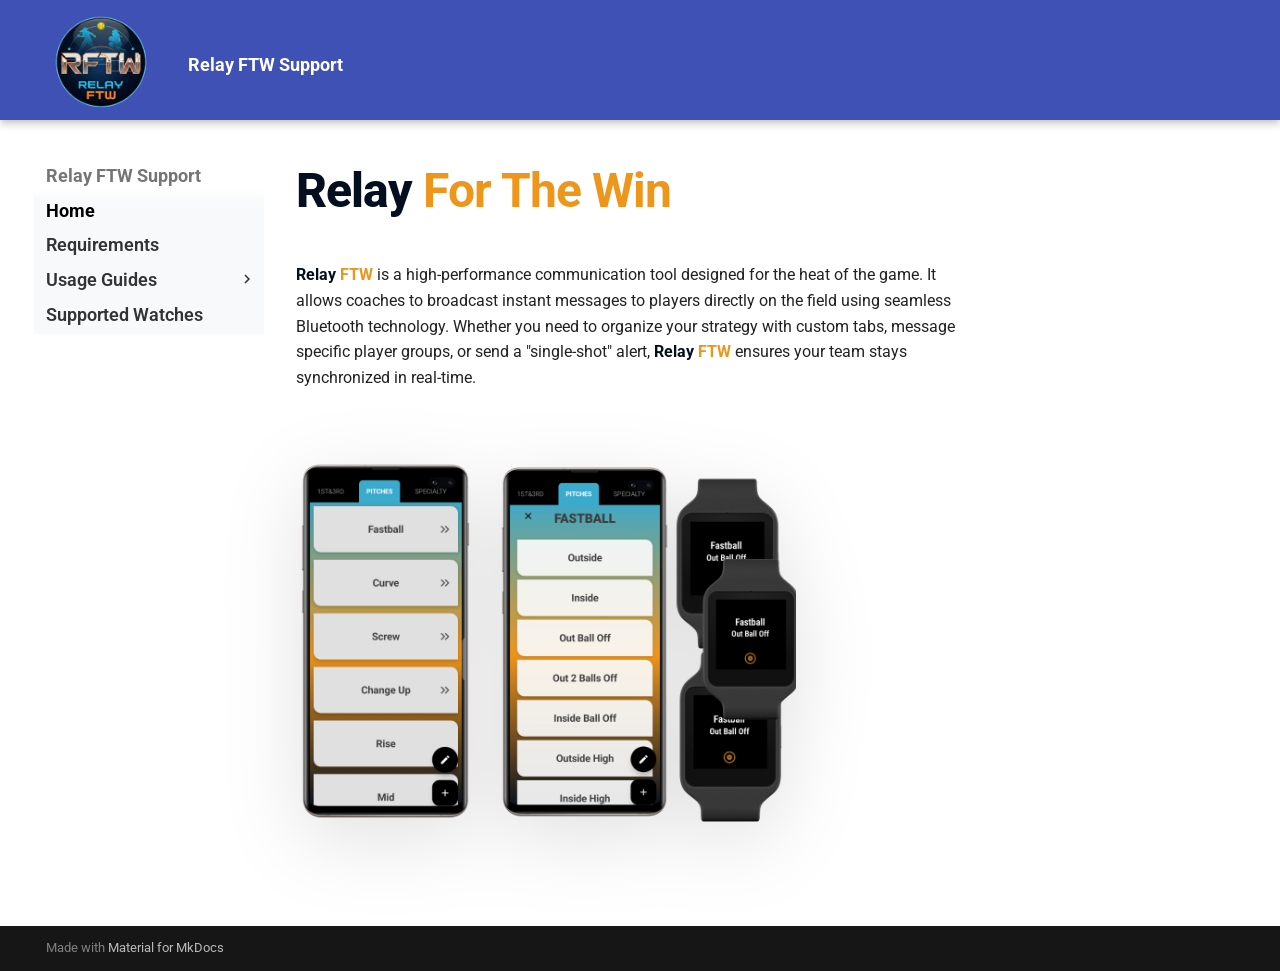
<file: index.html>
<!DOCTYPE html><html lang="en" class="no-js"><head>
    
      <meta charset="utf-8">
      <meta name="viewport" content="width=device-width,initial-scale=1">
      
      
      
      
      
        <link rel="next" href="guides/reqs/">
      
      
      <link rel="icon" href="images/rftw_rnd.png">
      <meta name="generator" content="mkdocs-1.5.3, mkdocs-material-9.5.18">
    
    
      
        <title>Relay FTW Support</title>
      
    
    
      <link rel="stylesheet" href="assets/stylesheets/main.66ac8b77.min.css">
      
      


    
    
      
    
    
      
        
        
        <link rel="preconnect" href="https://fonts.gstatic.com" crossorigin="">
        <link rel="stylesheet" href="https://fonts.googleapis.com/css?family=Roboto:300,300i,400,400i,700,700i%7CRoboto+Mono:400,400i,700,700i&amp;display=fallback">
        <style>:root{--md-text-font:"Roboto";--md-code-font:"Roboto Mono"}</style>
      
    
    
      <link rel="stylesheet" href="stylesheets/extra.css">
    
    <script>__md_scope=new URL(".",location),__md_hash=e=>[...e].reduce((e,_)=>(e<<5)-e+_.charCodeAt(0),0),__md_get=(e,_=localStorage,t=__md_scope)=>JSON.parse(_.getItem(t.pathname+"."+e)),__md_set=(e,_,t=localStorage,a=__md_scope)=>{try{t.setItem(a.pathname+"."+e,JSON.stringify(_))}catch(e){}}</script>
    
      

    
    
    
  <link href="assets/stylesheets/glightbox.min.css" rel="stylesheet"><script src="assets/javascripts/glightbox.min.js"></script><style id="glightbox-style">
            html.glightbox-open { overflow: initial; height: 100%; }
            .gslide-title { margin-top: 0px; user-select: text; }
            .gslide-desc { color: #666; user-select: text; }
            .gslide-image img { background: white; }
            .gscrollbar-fixer { padding-right: 15px; }
            .gdesc-inner { font-size: 0.75rem; }
            body[data-md-color-scheme="slate"] .gdesc-inner { background: var(--md-default-bg-color); }
            body[data-md-color-scheme="slate"] .gslide-title { color: var(--md-default-fg-color); }
            body[data-md-color-scheme="slate"] .gslide-desc { color: var(--md-default-fg-color); }
        </style></head>
  
  
    <body dir="ltr">
  
    
    <input class="md-toggle" data-md-toggle="drawer" type="checkbox" id="__drawer" autocomplete="off">
    <input class="md-toggle" data-md-toggle="search" type="checkbox" id="__search" autocomplete="off">
    <label class="md-overlay" for="__drawer"></label>
    <div data-md-component="skip">
      
        
        <a href="#relay-for-the-win" class="md-skip">
          Skip to content
        </a>
      
    </div>
    <div data-md-component="announce">
      
    </div>
    
    
      

  

<header class="md-header md-header--shadow" data-md-component="header">
  <nav class="md-header__inner md-grid" aria-label="Header">
    <a href="." title="Relay FTW Support" class="md-header__button md-logo" aria-label="Relay FTW Support" data-md-component="logo">
      
  <img src="images/rftw_rnd.png" alt="logo">

    </a>
    <label class="md-header__button md-icon" for="__drawer">
      
      <svg xmlns="http://www.w3.org/2000/svg" viewBox="0 0 24 24"><path d="M3 6h18v2H3V6m0 5h18v2H3v-2m0 5h18v2H3v-2Z"></path></svg>
    </label>
    <div class="md-header__title" data-md-component="header-title">
      <div class="md-header__ellipsis">
        <div class="md-header__topic">
          <span class="md-ellipsis">
            Relay FTW Support
          </span>
        </div>
        <div class="md-header__topic" data-md-component="header-topic">
          <span class="md-ellipsis">
            
              Home
            
          </span>
        </div>
      </div>
    </div>
    
    
      <script>var media,input,key,value,palette=__md_get("__palette");if(palette&&palette.color){"(prefers-color-scheme)"===palette.color.media&&(media=matchMedia("(prefers-color-scheme: light)"),input=document.querySelector(media.matches?"[data-md-color-media='(prefers-color-scheme: light)']":"[data-md-color-media='(prefers-color-scheme: dark)']"),palette.color.media=input.getAttribute("data-md-color-media"),palette.color.scheme=input.getAttribute("data-md-color-scheme"),palette.color.primary=input.getAttribute("data-md-color-primary"),palette.color.accent=input.getAttribute("data-md-color-accent"));for([key,value]of Object.entries(palette.color))document.body.setAttribute("data-md-color-"+key,value)}</script>
    
    
    
    
  </nav>
  
</header>
    
    <div class="md-container" data-md-component="container">
      
      
        
          
        
      
      <main class="md-main" data-md-component="main">
        <div class="md-main__inner md-grid">
          
            
              
              <div class="md-sidebar md-sidebar--primary" data-md-component="sidebar" data-md-type="navigation">
                <div class="md-sidebar__scrollwrap">
                  <div class="md-sidebar__inner">
                    



<nav class="md-nav md-nav--primary" aria-label="Navigation" data-md-level="0">
  <label class="md-nav__title" for="__drawer">
    <a href="." title="Relay FTW Support" class="md-nav__button md-logo" aria-label="Relay FTW Support" data-md-component="logo">
      
  <img src="images/rftw_rnd.png" alt="logo">

    </a>
    Relay FTW Support
  </label>
  
  <ul class="md-nav__list" data-md-scrollfix="">
    
      
      
  
  
    
  
  
  
    <li class="md-nav__item md-nav__item--active">
      
      <input class="md-nav__toggle md-toggle" type="checkbox" id="__toc">
      
      
        
      
      
      <a href="." class="md-nav__link md-nav__link--active">
        
  
  <span class="md-ellipsis">
    Home
  </span>
  

      </a>
      
    </li>
  

    
      
      
  
  
  
  
    <li class="md-nav__item">
      <a href="guides/reqs/" class="md-nav__link">
        
  
  <span class="md-ellipsis">
    Requirements
  </span>
  

      </a>
    </li>
  

    
      
      
  
  
  
  
    
    
    
    
    <li class="md-nav__item md-nav__item--nested">
      
        
        
        <input class="md-nav__toggle md-toggle " type="checkbox" id="__nav_3">
        
          
          <label class="md-nav__link" for="__nav_3" id="__nav_3_label" tabindex="0">
            
  
  <span class="md-ellipsis">
    Usage Guides
  </span>
  

            <span class="md-nav__icon md-icon"></span>
          </label>
        
        <nav class="md-nav" data-md-level="1" aria-labelledby="__nav_3_label" aria-expanded="false">
          <label class="md-nav__title" for="__nav_3">
            <span class="md-nav__icon md-icon"></span>
            Usage Guides
          </label>
          <ul class="md-nav__list" data-md-scrollfix="">
            
              
                
  
  
  
  
    <li class="md-nav__item">
      <a href="guides/connection/" class="md-nav__link">
        
  
  <span class="md-ellipsis">
    Connecting Watches
  </span>
  

      </a>
    </li>
  

              
            
              
                
  
  
  
  
    <li class="md-nav__item">
      <a href="guides/first-tab/" class="md-nav__link">
        
  
  <span class="md-ellipsis">
    Creating Pitches
  </span>
  

      </a>
    </li>
  

              
            
              
                
  
  
  
  
    <li class="md-nav__item">
      <a href="guides/best-practices/" class="md-nav__link">
        
  
  <span class="md-ellipsis">
    Best Practices
  </span>
  

      </a>
    </li>
  

              
            
          </ul>
        </nav>
      
    </li>
  

    
      
      
  
  
  
  
    <li class="md-nav__item">
      <a href="guides/hardware/supported-watches/" class="md-nav__link">
        
  
  <span class="md-ellipsis">
    Supported Watches
  </span>
  

      </a>
    </li>
  

    
  </ul>
</nav>
                  </div>
                </div>
              </div>
            
            
              
              <div class="md-sidebar md-sidebar--secondary" data-md-component="sidebar" data-md-type="toc">
                <div class="md-sidebar__scrollwrap">
                  <div class="md-sidebar__inner">
                    

<nav class="md-nav md-nav--secondary" aria-label="Table of contents">
  
  
  
    
  
  
</nav>
                  </div>
                </div>
              </div>
            
          
          
            <div class="md-content" data-md-component="content">
              <article class="md-content__inner md-typeset">
                
                  


<h1 id="relay-for-the-win"><span class="main-logo">Relay <span class="logo-orange">For The Win</span></span></h1>
<p><span class="deep-navy" weight="bold">Relay</span> <span class="logo-orange">FTW</span> is a high-performance communication tool designed for the heat of the game. It allows coaches to broadcast instant messages to players directly on the field using seamless Bluetooth technology. Whether you need to organize your strategy with custom tabs, message specific player groups, or send a "single-shot" alert, <span class="deep-navy" weight="bold">Relay</span> <span class="logo-orange">FTW</span>  ensures your team stays synchronized in real-time.</p>
<div align="left" style="margin-top: -10px;">
  <a class="glightbox" data-type="image" data-width="auto" data-height="auto" href="images/transparent.png" data-desc-position="bottom"><img src="images/transparent.png" class="hero-studio-img" width="500" alt="RelayFTW Mobile and Watch Interface"></a>
</div>












                
              </article>
            </div>
          
          
<script>var target=document.getElementById(location.hash.slice(1));target&&target.name&&(target.checked=target.name.startsWith("__tabbed_"))</script>
        </div>
        
      </main>
      
        <footer class="md-footer">
  
  <div class="md-footer-meta md-typeset">
    <div class="md-footer-meta__inner md-grid">
      <div class="md-copyright">
  
  
    Made with
    <a href="https://squidfunk.github.io/mkdocs-material/" target="_blank" rel="noopener">
      Material for MkDocs
    </a>
  
</div>
      
    </div>
  </div>
</footer>
      
    </div>
    <div class="md-dialog" data-md-component="dialog">
      <div class="md-dialog__inner md-typeset"></div>
    </div>
    
    
    <script id="__config" type="application/json">{"base": ".", "features": [], "search": "assets/javascripts/workers/search.b8dbb3d2.min.js", "translations": {"clipboard.copied": "Copied to clipboard", "clipboard.copy": "Copy to clipboard", "search.result.more.one": "1 more on this page", "search.result.more.other": "# more on this page", "search.result.none": "No matching documents", "search.result.one": "1 matching document", "search.result.other": "# matching documents", "search.result.placeholder": "Type to start searching", "search.result.term.missing": "Missing", "select.version": "Select version"}}</script>
    
    
      <script src="assets/javascripts/bundle.3220b9d7.min.js"></script>
      
    
  
<script id="init-glightbox">const lightbox = GLightbox({"touchNavigation": true, "loop": false, "zoomable": true, "draggable": true, "openEffect": "zoom", "closeEffect": "zoom", "slideEffect": "slide"});
document$.subscribe(()=>{ lightbox.reload(); });
</script></body></html>
</file>
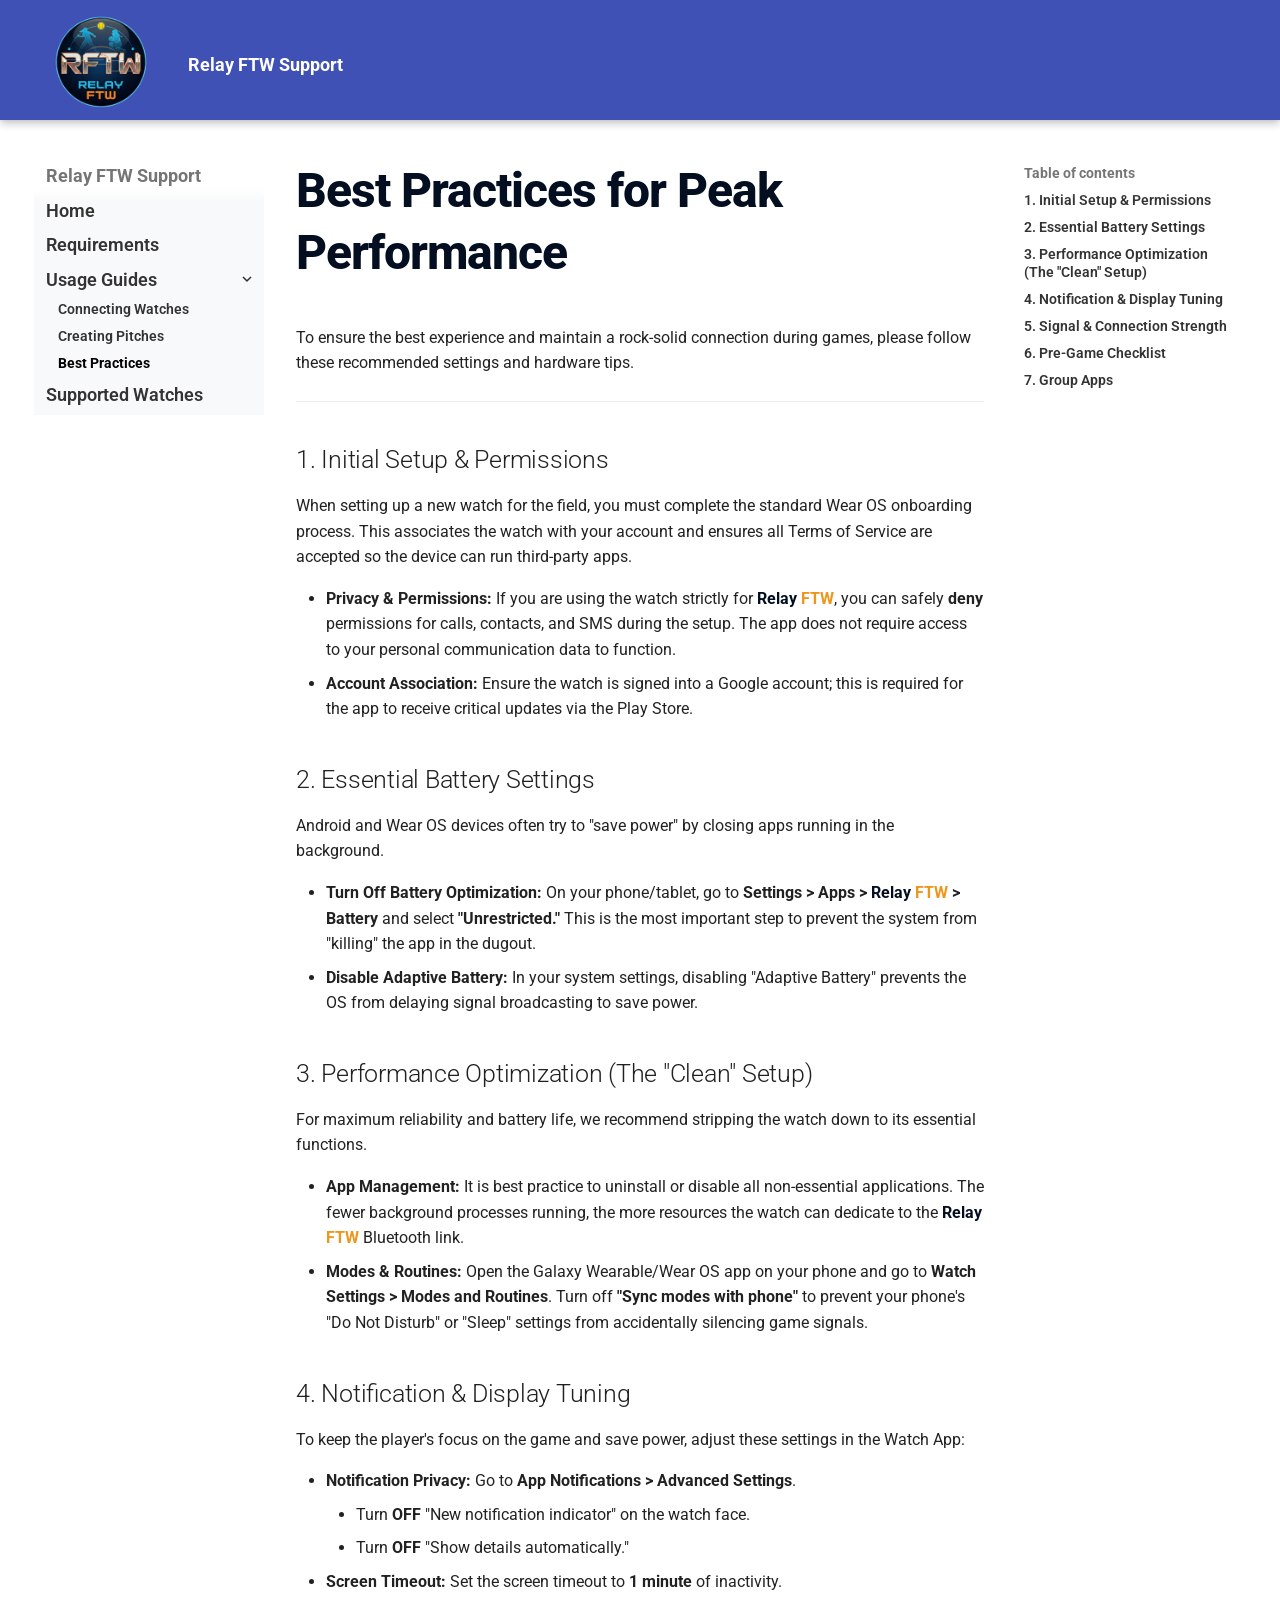
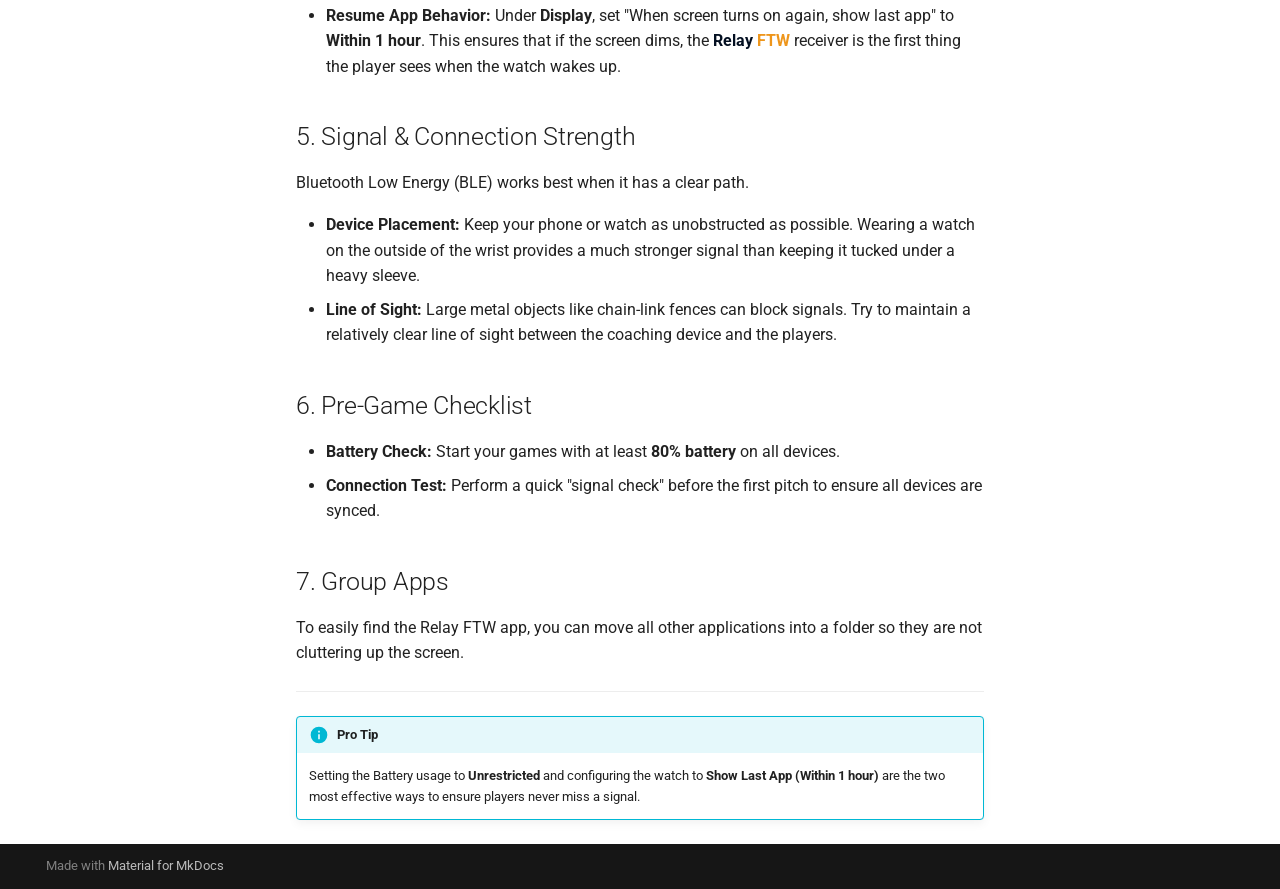
<file: guides/best-practices/index.html>
<!DOCTYPE html><html lang="en" class="no-js"><head>
    
      <meta charset="utf-8">
      <meta name="viewport" content="width=device-width,initial-scale=1">
      
      
      
      
        <link rel="prev" href="../first-tab/">
      
      
        <link rel="next" href="../hardware/supported-watches/">
      
      
      <link rel="icon" href="../../images/rftw_rnd.png">
      <meta name="generator" content="mkdocs-1.5.3, mkdocs-material-9.5.18">
    
    
      
        <title>Best Practices - Relay FTW Support</title>
      
    
    
      <link rel="stylesheet" href="../../assets/stylesheets/main.66ac8b77.min.css">
      
      


    
    
      
    
    
      
        
        
        <link rel="preconnect" href="https://fonts.gstatic.com" crossorigin="">
        <link rel="stylesheet" href="https://fonts.googleapis.com/css?family=Roboto:300,300i,400,400i,700,700i%7CRoboto+Mono:400,400i,700,700i&amp;display=fallback">
        <style>:root{--md-text-font:"Roboto";--md-code-font:"Roboto Mono"}</style>
      
    
    
      <link rel="stylesheet" href="../../stylesheets/extra.css">
    
    <script>__md_scope=new URL("../..",location),__md_hash=e=>[...e].reduce((e,_)=>(e<<5)-e+_.charCodeAt(0),0),__md_get=(e,_=localStorage,t=__md_scope)=>JSON.parse(_.getItem(t.pathname+"."+e)),__md_set=(e,_,t=localStorage,a=__md_scope)=>{try{t.setItem(a.pathname+"."+e,JSON.stringify(_))}catch(e){}}</script>
    
      

    
    
    
  <link href="../../assets/stylesheets/glightbox.min.css" rel="stylesheet"><script src="../../assets/javascripts/glightbox.min.js"></script><style id="glightbox-style">
            html.glightbox-open { overflow: initial; height: 100%; }
            .gslide-title { margin-top: 0px; user-select: text; }
            .gslide-desc { color: #666; user-select: text; }
            .gslide-image img { background: white; }
            .gscrollbar-fixer { padding-right: 15px; }
            .gdesc-inner { font-size: 0.75rem; }
            body[data-md-color-scheme="slate"] .gdesc-inner { background: var(--md-default-bg-color); }
            body[data-md-color-scheme="slate"] .gslide-title { color: var(--md-default-fg-color); }
            body[data-md-color-scheme="slate"] .gslide-desc { color: var(--md-default-fg-color); }
        </style></head>
  
  
    <body dir="ltr">
  
    
    <input class="md-toggle" data-md-toggle="drawer" type="checkbox" id="__drawer" autocomplete="off">
    <input class="md-toggle" data-md-toggle="search" type="checkbox" id="__search" autocomplete="off">
    <label class="md-overlay" for="__drawer"></label>
    <div data-md-component="skip">
      
        
        <a href="#best-practices-for-peak-performance" class="md-skip">
          Skip to content
        </a>
      
    </div>
    <div data-md-component="announce">
      
    </div>
    
    
      

  

<header class="md-header md-header--shadow" data-md-component="header">
  <nav class="md-header__inner md-grid" aria-label="Header">
    <a href="../.." title="Relay FTW Support" class="md-header__button md-logo" aria-label="Relay FTW Support" data-md-component="logo">
      
  <img src="../../images/rftw_rnd.png" alt="logo">

    </a>
    <label class="md-header__button md-icon" for="__drawer">
      
      <svg xmlns="http://www.w3.org/2000/svg" viewBox="0 0 24 24"><path d="M3 6h18v2H3V6m0 5h18v2H3v-2m0 5h18v2H3v-2Z"></path></svg>
    </label>
    <div class="md-header__title" data-md-component="header-title">
      <div class="md-header__ellipsis">
        <div class="md-header__topic">
          <span class="md-ellipsis">
            Relay FTW Support
          </span>
        </div>
        <div class="md-header__topic" data-md-component="header-topic">
          <span class="md-ellipsis">
            
              Best Practices
            
          </span>
        </div>
      </div>
    </div>
    
    
      <script>var media,input,key,value,palette=__md_get("__palette");if(palette&&palette.color){"(prefers-color-scheme)"===palette.color.media&&(media=matchMedia("(prefers-color-scheme: light)"),input=document.querySelector(media.matches?"[data-md-color-media='(prefers-color-scheme: light)']":"[data-md-color-media='(prefers-color-scheme: dark)']"),palette.color.media=input.getAttribute("data-md-color-media"),palette.color.scheme=input.getAttribute("data-md-color-scheme"),palette.color.primary=input.getAttribute("data-md-color-primary"),palette.color.accent=input.getAttribute("data-md-color-accent"));for([key,value]of Object.entries(palette.color))document.body.setAttribute("data-md-color-"+key,value)}</script>
    
    
    
    
  </nav>
  
</header>
    
    <div class="md-container" data-md-component="container">
      
      
        
          
        
      
      <main class="md-main" data-md-component="main">
        <div class="md-main__inner md-grid">
          
            
              
              <div class="md-sidebar md-sidebar--primary" data-md-component="sidebar" data-md-type="navigation">
                <div class="md-sidebar__scrollwrap">
                  <div class="md-sidebar__inner">
                    



<nav class="md-nav md-nav--primary" aria-label="Navigation" data-md-level="0">
  <label class="md-nav__title" for="__drawer">
    <a href="../.." title="Relay FTW Support" class="md-nav__button md-logo" aria-label="Relay FTW Support" data-md-component="logo">
      
  <img src="../../images/rftw_rnd.png" alt="logo">

    </a>
    Relay FTW Support
  </label>
  
  <ul class="md-nav__list" data-md-scrollfix="">
    
      
      
  
  
  
  
    <li class="md-nav__item">
      <a href="../.." class="md-nav__link">
        
  
  <span class="md-ellipsis">
    Home
  </span>
  

      </a>
    </li>
  

    
      
      
  
  
  
  
    <li class="md-nav__item">
      <a href="../reqs/" class="md-nav__link">
        
  
  <span class="md-ellipsis">
    Requirements
  </span>
  

      </a>
    </li>
  

    
      
      
  
  
    
  
  
  
    
    
    
    
    <li class="md-nav__item md-nav__item--active md-nav__item--nested">
      
        
        
        <input class="md-nav__toggle md-toggle " type="checkbox" id="__nav_3" checked="">
        
          
          <label class="md-nav__link" for="__nav_3" id="__nav_3_label" tabindex="0">
            
  
  <span class="md-ellipsis">
    Usage Guides
  </span>
  

            <span class="md-nav__icon md-icon"></span>
          </label>
        
        <nav class="md-nav" data-md-level="1" aria-labelledby="__nav_3_label" aria-expanded="true">
          <label class="md-nav__title" for="__nav_3">
            <span class="md-nav__icon md-icon"></span>
            Usage Guides
          </label>
          <ul class="md-nav__list" data-md-scrollfix="">
            
              
                
  
  
  
  
    <li class="md-nav__item">
      <a href="../connection/" class="md-nav__link">
        
  
  <span class="md-ellipsis">
    Connecting Watches
  </span>
  

      </a>
    </li>
  

              
            
              
                
  
  
  
  
    <li class="md-nav__item">
      <a href="../first-tab/" class="md-nav__link">
        
  
  <span class="md-ellipsis">
    Creating Pitches
  </span>
  

      </a>
    </li>
  

              
            
              
                
  
  
    
  
  
  
    <li class="md-nav__item md-nav__item--active">
      
      <input class="md-nav__toggle md-toggle" type="checkbox" id="__toc">
      
      
        
      
      
        <label class="md-nav__link md-nav__link--active" for="__toc">
          
  
  <span class="md-ellipsis">
    Best Practices
  </span>
  

          <span class="md-nav__icon md-icon"></span>
        </label>
      
      <a href="./" class="md-nav__link md-nav__link--active">
        
  
  <span class="md-ellipsis">
    Best Practices
  </span>
  

      </a>
      
        

<nav class="md-nav md-nav--secondary" aria-label="Table of contents">
  
  
  
    
  
  
    <label class="md-nav__title" for="__toc">
      <span class="md-nav__icon md-icon"></span>
      Table of contents
    </label>
    <ul class="md-nav__list" data-md-component="toc" data-md-scrollfix="">
      
        <li class="md-nav__item">
  <a href="#1-initial-setup-permissions" class="md-nav__link">
    <span class="md-ellipsis">
      1. Initial Setup &amp; Permissions
    </span>
  </a>
  
</li>
      
        <li class="md-nav__item">
  <a href="#2-essential-battery-settings" class="md-nav__link">
    <span class="md-ellipsis">
      2. Essential Battery Settings
    </span>
  </a>
  
</li>
      
        <li class="md-nav__item">
  <a href="#3-performance-optimization-the-clean-setup" class="md-nav__link">
    <span class="md-ellipsis">
      3. Performance Optimization (The "Clean" Setup)
    </span>
  </a>
  
</li>
      
        <li class="md-nav__item">
  <a href="#4-notification-display-tuning" class="md-nav__link">
    <span class="md-ellipsis">
      4. Notification &amp; Display Tuning
    </span>
  </a>
  
</li>
      
        <li class="md-nav__item">
  <a href="#5-signal-connection-strength" class="md-nav__link">
    <span class="md-ellipsis">
      5. Signal &amp; Connection Strength
    </span>
  </a>
  
</li>
      
        <li class="md-nav__item">
  <a href="#6-pre-game-checklist" class="md-nav__link">
    <span class="md-ellipsis">
      6. Pre-Game Checklist
    </span>
  </a>
  
</li>
      
        <li class="md-nav__item">
  <a href="#7-group-apps" class="md-nav__link">
    <span class="md-ellipsis">
      7. Group Apps
    </span>
  </a>
  
</li>
      
    </ul>
  
</nav>
      
    </li>
  

              
            
          </ul>
        </nav>
      
    </li>
  

    
      
      
  
  
  
  
    <li class="md-nav__item">
      <a href="../hardware/supported-watches/" class="md-nav__link">
        
  
  <span class="md-ellipsis">
    Supported Watches
  </span>
  

      </a>
    </li>
  

    
  </ul>
</nav>
                  </div>
                </div>
              </div>
            
            
              
              <div class="md-sidebar md-sidebar--secondary" data-md-component="sidebar" data-md-type="toc">
                <div class="md-sidebar__scrollwrap">
                  <div class="md-sidebar__inner">
                    

<nav class="md-nav md-nav--secondary" aria-label="Table of contents">
  
  
  
    
  
  
    <label class="md-nav__title" for="__toc">
      <span class="md-nav__icon md-icon"></span>
      Table of contents
    </label>
    <ul class="md-nav__list" data-md-component="toc" data-md-scrollfix="">
      
        <li class="md-nav__item">
  <a href="#1-initial-setup-permissions" class="md-nav__link">
    <span class="md-ellipsis">
      1. Initial Setup &amp; Permissions
    </span>
  </a>
  
</li>
      
        <li class="md-nav__item">
  <a href="#2-essential-battery-settings" class="md-nav__link">
    <span class="md-ellipsis">
      2. Essential Battery Settings
    </span>
  </a>
  
</li>
      
        <li class="md-nav__item">
  <a href="#3-performance-optimization-the-clean-setup" class="md-nav__link">
    <span class="md-ellipsis">
      3. Performance Optimization (The "Clean" Setup)
    </span>
  </a>
  
</li>
      
        <li class="md-nav__item">
  <a href="#4-notification-display-tuning" class="md-nav__link">
    <span class="md-ellipsis">
      4. Notification &amp; Display Tuning
    </span>
  </a>
  
</li>
      
        <li class="md-nav__item">
  <a href="#5-signal-connection-strength" class="md-nav__link">
    <span class="md-ellipsis">
      5. Signal &amp; Connection Strength
    </span>
  </a>
  
</li>
      
        <li class="md-nav__item">
  <a href="#6-pre-game-checklist" class="md-nav__link">
    <span class="md-ellipsis">
      6. Pre-Game Checklist
    </span>
  </a>
  
</li>
      
        <li class="md-nav__item">
  <a href="#7-group-apps" class="md-nav__link">
    <span class="md-ellipsis">
      7. Group Apps
    </span>
  </a>
  
</li>
      
    </ul>
  
</nav>
                  </div>
                </div>
              </div>
            
          
          
            <div class="md-content" data-md-component="content">
              <article class="md-content__inner md-typeset">
                
                  


<h1 id="best-practices-for-peak-performance"><span class="main-logo">Best Practices for Peak Performance</span></h1>
<p>To ensure the best experience and maintain a rock-solid connection during games, please follow these recommended settings and hardware tips.</p>
<hr>
<h2 id="1-initial-setup-permissions">1. Initial Setup &amp; Permissions</h2>
<p>When setting up a new watch for the field, you must complete the standard Wear OS onboarding process. This associates the watch with your account and ensures all Terms of Service are accepted so the device can run third-party apps.</p>
<ul>
<li><strong>Privacy &amp; Permissions:</strong> If you are using the watch strictly for <strong><span class="deep-navy" weight="bold">Relay</span> <span class="logo-orange">FTW</span></strong>, you can safely <strong>deny</strong> permissions for calls, contacts, and SMS during the setup. The app does not require access to your personal communication data to function.</li>
<li><strong>Account Association:</strong> Ensure the watch is signed into a Google account; this is required for the app to receive critical updates via the Play Store.</li>
</ul>
<h2 id="2-essential-battery-settings">2. Essential Battery Settings</h2>
<p>Android and Wear OS devices often try to "save power" by closing apps running in the background. </p>
<ul>
<li><strong>Turn Off Battery Optimization:</strong> On your phone/tablet, go to <strong>Settings &gt; Apps &gt; <span class="deep-navy" weight="bold">Relay</span> <span class="logo-orange">FTW</span> &gt; Battery</strong> and select <strong>"Unrestricted."</strong> This is the most important step to prevent the system from "killing" the app in the dugout.</li>
<li><strong>Disable Adaptive Battery:</strong> In your system settings, disabling "Adaptive Battery" prevents the OS from delaying signal broadcasting to save power.</li>
</ul>
<h2 id="3-performance-optimization-the-clean-setup">3. Performance Optimization (The "Clean" Setup)</h2>
<p>For maximum reliability and battery life, we recommend stripping the watch down to its essential functions.</p>
<ul>
<li><strong>App Management:</strong> It is best practice to uninstall or disable all non-essential applications. The fewer background processes running, the more resources the watch can dedicate to the <strong><span class="deep-navy" weight="bold">Relay</span> <span class="logo-orange">FTW</span></strong> Bluetooth link.</li>
<li><strong>Modes &amp; Routines:</strong> Open the Galaxy Wearable/Wear OS app on your phone and go to <strong>Watch Settings &gt; Modes and Routines</strong>. Turn off <strong>"Sync modes with phone"</strong> to prevent your phone's "Do Not Disturb" or "Sleep" settings from accidentally silencing game signals.</li>
</ul>
<h2 id="4-notification-display-tuning">4. Notification &amp; Display Tuning</h2>
<p>To keep the player's focus on the game and save power, adjust these settings in the Watch App:</p>
<ul>
<li><strong>Notification Privacy:</strong> Go to <strong>App Notifications &gt; Advanced Settings</strong>. <ul>
<li>Turn <strong>OFF</strong> "New notification indicator" on the watch face.</li>
<li>Turn <strong>OFF</strong> "Show details automatically."</li>
</ul>
</li>
<li><strong>Screen Timeout:</strong> Set the screen timeout to <strong>1 minute</strong> of inactivity.</li>
<li><strong>Resume App Behavior:</strong> Under <strong>Display</strong>, set "When screen turns on again, show last app" to <strong>Within 1 hour</strong>. This ensures that if the screen dims, the <span class="deep-navy" weight="bold">Relay</span> <span class="logo-orange">FTW</span> receiver is the first thing the player sees when the watch wakes up.</li>
</ul>
<h2 id="5-signal-connection-strength">5. Signal &amp; Connection Strength</h2>
<p>Bluetooth Low Energy (BLE) works best when it has a clear path.</p>
<ul>
<li><strong>Device Placement:</strong> Keep your phone or watch as unobstructed as possible. Wearing a watch on the outside of the wrist provides a much stronger signal than keeping it tucked under a heavy sleeve.</li>
<li><strong>Line of Sight:</strong> Large metal objects like chain-link fences can block signals. Try to maintain a relatively clear line of sight between the coaching device and the players.</li>
</ul>
<h2 id="6-pre-game-checklist">6. Pre-Game Checklist</h2>
<ul>
<li><strong>Battery Check:</strong> Start your games with at least <strong>80% battery</strong> on all devices.</li>
<li><strong>Connection Test:</strong> Perform a quick "signal check" before the first pitch to ensure all devices are synced.</li>
</ul>
<h2 id="7-group-apps">7. Group Apps</h2>
<p>To easily find the Relay FTW app, you can move all other applications into a folder so they are not cluttering up the screen.</p>
<hr>
<div class="admonition info">
<p class="admonition-title">Pro Tip</p>
<p>Setting the Battery usage to <strong>Unrestricted</strong> and configuring the watch to <strong>Show Last App (Within 1 hour)</strong> are the two most effective ways to ensure players never miss a signal.</p>
</div>












                
              </article>
            </div>
          
          
<script>var target=document.getElementById(location.hash.slice(1));target&&target.name&&(target.checked=target.name.startsWith("__tabbed_"))</script>
        </div>
        
      </main>
      
        <footer class="md-footer">
  
  <div class="md-footer-meta md-typeset">
    <div class="md-footer-meta__inner md-grid">
      <div class="md-copyright">
  
  
    Made with
    <a href="https://squidfunk.github.io/mkdocs-material/" target="_blank" rel="noopener">
      Material for MkDocs
    </a>
  
</div>
      
    </div>
  </div>
</footer>
      
    </div>
    <div class="md-dialog" data-md-component="dialog">
      <div class="md-dialog__inner md-typeset"></div>
    </div>
    
    
    <script id="__config" type="application/json">{"base": "../..", "features": [], "search": "../../assets/javascripts/workers/search.b8dbb3d2.min.js", "translations": {"clipboard.copied": "Copied to clipboard", "clipboard.copy": "Copy to clipboard", "search.result.more.one": "1 more on this page", "search.result.more.other": "# more on this page", "search.result.none": "No matching documents", "search.result.one": "1 matching document", "search.result.other": "# matching documents", "search.result.placeholder": "Type to start searching", "search.result.term.missing": "Missing", "select.version": "Select version"}}</script>
    
    
      <script src="../../assets/javascripts/bundle.3220b9d7.min.js"></script>
      
    
  
<script id="init-glightbox">const lightbox = GLightbox({"touchNavigation": true, "loop": false, "zoomable": true, "draggable": true, "openEffect": "zoom", "closeEffect": "zoom", "slideEffect": "slide"});
document$.subscribe(()=>{ lightbox.reload(); });
</script></body></html>
</file>
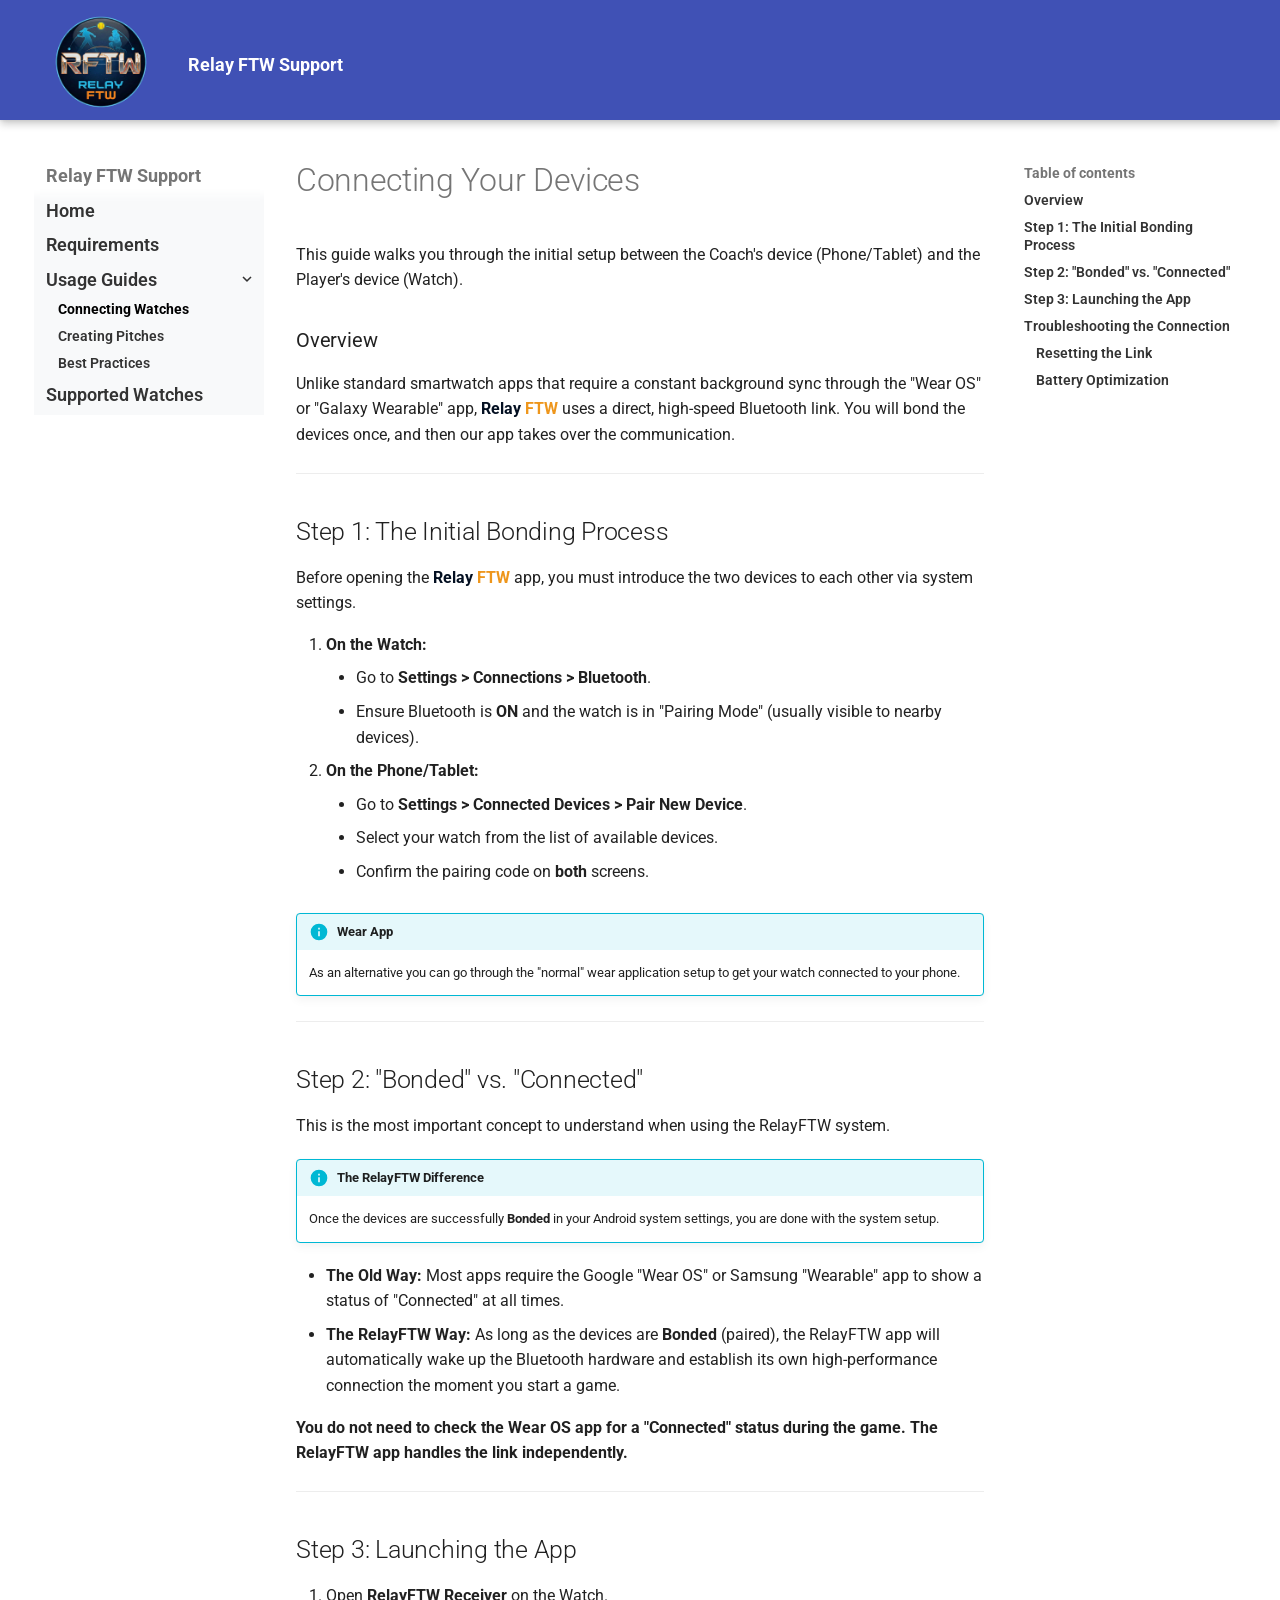
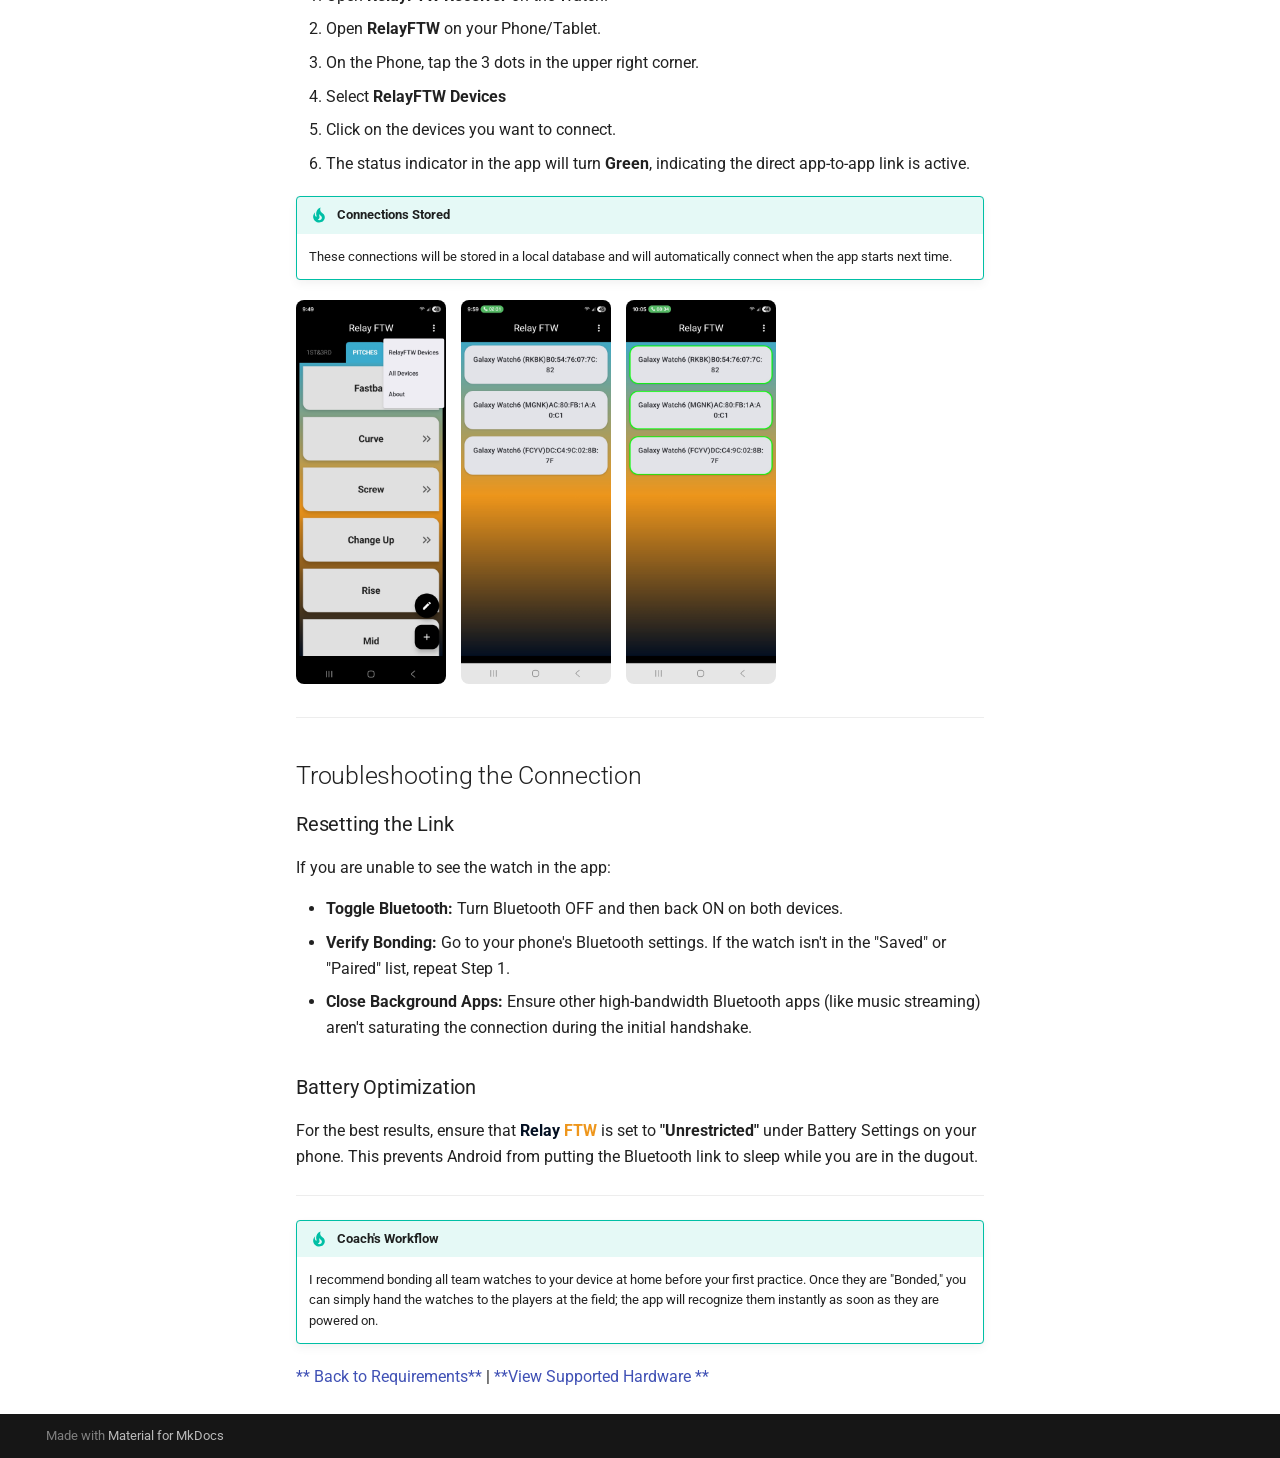
<file: guides/connection/index.html>
<!DOCTYPE html><html lang="en" class="no-js"><head>
    
      <meta charset="utf-8">
      <meta name="viewport" content="width=device-width,initial-scale=1">
      
      
      
      
        <link rel="prev" href="../reqs/">
      
      
        <link rel="next" href="../first-tab/">
      
      
      <link rel="icon" href="../../images/rftw_rnd.png">
      <meta name="generator" content="mkdocs-1.5.3, mkdocs-material-9.5.18">
    
    
      
        <title>Connecting Watches - Relay FTW Support</title>
      
    
    
      <link rel="stylesheet" href="../../assets/stylesheets/main.66ac8b77.min.css">
      
      


    
    
      
    
    
      
        
        
        <link rel="preconnect" href="https://fonts.gstatic.com" crossorigin="">
        <link rel="stylesheet" href="https://fonts.googleapis.com/css?family=Roboto:300,300i,400,400i,700,700i%7CRoboto+Mono:400,400i,700,700i&amp;display=fallback">
        <style>:root{--md-text-font:"Roboto";--md-code-font:"Roboto Mono"}</style>
      
    
    
      <link rel="stylesheet" href="../../stylesheets/extra.css">
    
    <script>__md_scope=new URL("../..",location),__md_hash=e=>[...e].reduce((e,_)=>(e<<5)-e+_.charCodeAt(0),0),__md_get=(e,_=localStorage,t=__md_scope)=>JSON.parse(_.getItem(t.pathname+"."+e)),__md_set=(e,_,t=localStorage,a=__md_scope)=>{try{t.setItem(a.pathname+"."+e,JSON.stringify(_))}catch(e){}}</script>
    
      

    
    
    
  <link href="../../assets/stylesheets/glightbox.min.css" rel="stylesheet"><script src="../../assets/javascripts/glightbox.min.js"></script><style id="glightbox-style">
            html.glightbox-open { overflow: initial; height: 100%; }
            .gslide-title { margin-top: 0px; user-select: text; }
            .gslide-desc { color: #666; user-select: text; }
            .gslide-image img { background: white; }
            .gscrollbar-fixer { padding-right: 15px; }
            .gdesc-inner { font-size: 0.75rem; }
            body[data-md-color-scheme="slate"] .gdesc-inner { background: var(--md-default-bg-color); }
            body[data-md-color-scheme="slate"] .gslide-title { color: var(--md-default-fg-color); }
            body[data-md-color-scheme="slate"] .gslide-desc { color: var(--md-default-fg-color); }
        </style></head>
  
  
    <body dir="ltr">
  
    
    <input class="md-toggle" data-md-toggle="drawer" type="checkbox" id="__drawer" autocomplete="off">
    <input class="md-toggle" data-md-toggle="search" type="checkbox" id="__search" autocomplete="off">
    <label class="md-overlay" for="__drawer"></label>
    <div data-md-component="skip">
      
        
        <a href="#connecting-your-devices" class="md-skip">
          Skip to content
        </a>
      
    </div>
    <div data-md-component="announce">
      
    </div>
    
    
      

  

<header class="md-header md-header--shadow" data-md-component="header">
  <nav class="md-header__inner md-grid" aria-label="Header">
    <a href="../.." title="Relay FTW Support" class="md-header__button md-logo" aria-label="Relay FTW Support" data-md-component="logo">
      
  <img src="../../images/rftw_rnd.png" alt="logo">

    </a>
    <label class="md-header__button md-icon" for="__drawer">
      
      <svg xmlns="http://www.w3.org/2000/svg" viewBox="0 0 24 24"><path d="M3 6h18v2H3V6m0 5h18v2H3v-2m0 5h18v2H3v-2Z"></path></svg>
    </label>
    <div class="md-header__title" data-md-component="header-title">
      <div class="md-header__ellipsis">
        <div class="md-header__topic">
          <span class="md-ellipsis">
            Relay FTW Support
          </span>
        </div>
        <div class="md-header__topic" data-md-component="header-topic">
          <span class="md-ellipsis">
            
              Connecting Watches
            
          </span>
        </div>
      </div>
    </div>
    
    
      <script>var media,input,key,value,palette=__md_get("__palette");if(palette&&palette.color){"(prefers-color-scheme)"===palette.color.media&&(media=matchMedia("(prefers-color-scheme: light)"),input=document.querySelector(media.matches?"[data-md-color-media='(prefers-color-scheme: light)']":"[data-md-color-media='(prefers-color-scheme: dark)']"),palette.color.media=input.getAttribute("data-md-color-media"),palette.color.scheme=input.getAttribute("data-md-color-scheme"),palette.color.primary=input.getAttribute("data-md-color-primary"),palette.color.accent=input.getAttribute("data-md-color-accent"));for([key,value]of Object.entries(palette.color))document.body.setAttribute("data-md-color-"+key,value)}</script>
    
    
    
    
  </nav>
  
</header>
    
    <div class="md-container" data-md-component="container">
      
      
        
          
        
      
      <main class="md-main" data-md-component="main">
        <div class="md-main__inner md-grid">
          
            
              
              <div class="md-sidebar md-sidebar--primary" data-md-component="sidebar" data-md-type="navigation">
                <div class="md-sidebar__scrollwrap">
                  <div class="md-sidebar__inner">
                    



<nav class="md-nav md-nav--primary" aria-label="Navigation" data-md-level="0">
  <label class="md-nav__title" for="__drawer">
    <a href="../.." title="Relay FTW Support" class="md-nav__button md-logo" aria-label="Relay FTW Support" data-md-component="logo">
      
  <img src="../../images/rftw_rnd.png" alt="logo">

    </a>
    Relay FTW Support
  </label>
  
  <ul class="md-nav__list" data-md-scrollfix="">
    
      
      
  
  
  
  
    <li class="md-nav__item">
      <a href="../.." class="md-nav__link">
        
  
  <span class="md-ellipsis">
    Home
  </span>
  

      </a>
    </li>
  

    
      
      
  
  
  
  
    <li class="md-nav__item">
      <a href="../reqs/" class="md-nav__link">
        
  
  <span class="md-ellipsis">
    Requirements
  </span>
  

      </a>
    </li>
  

    
      
      
  
  
    
  
  
  
    
    
    
    
    <li class="md-nav__item md-nav__item--active md-nav__item--nested">
      
        
        
        <input class="md-nav__toggle md-toggle " type="checkbox" id="__nav_3" checked="">
        
          
          <label class="md-nav__link" for="__nav_3" id="__nav_3_label" tabindex="0">
            
  
  <span class="md-ellipsis">
    Usage Guides
  </span>
  

            <span class="md-nav__icon md-icon"></span>
          </label>
        
        <nav class="md-nav" data-md-level="1" aria-labelledby="__nav_3_label" aria-expanded="true">
          <label class="md-nav__title" for="__nav_3">
            <span class="md-nav__icon md-icon"></span>
            Usage Guides
          </label>
          <ul class="md-nav__list" data-md-scrollfix="">
            
              
                
  
  
    
  
  
  
    <li class="md-nav__item md-nav__item--active">
      
      <input class="md-nav__toggle md-toggle" type="checkbox" id="__toc">
      
      
        
      
      
        <label class="md-nav__link md-nav__link--active" for="__toc">
          
  
  <span class="md-ellipsis">
    Connecting Watches
  </span>
  

          <span class="md-nav__icon md-icon"></span>
        </label>
      
      <a href="./" class="md-nav__link md-nav__link--active">
        
  
  <span class="md-ellipsis">
    Connecting Watches
  </span>
  

      </a>
      
        

<nav class="md-nav md-nav--secondary" aria-label="Table of contents">
  
  
  
    
  
  
    <label class="md-nav__title" for="__toc">
      <span class="md-nav__icon md-icon"></span>
      Table of contents
    </label>
    <ul class="md-nav__list" data-md-component="toc" data-md-scrollfix="">
      
        <li class="md-nav__item">
  <a href="#overview" class="md-nav__link">
    <span class="md-ellipsis">
      Overview
    </span>
  </a>
  
</li>
      
        <li class="md-nav__item">
  <a href="#step-1-the-initial-bonding-process" class="md-nav__link">
    <span class="md-ellipsis">
      Step 1: The Initial Bonding Process
    </span>
  </a>
  
</li>
      
        <li class="md-nav__item">
  <a href="#step-2-bonded-vs-connected" class="md-nav__link">
    <span class="md-ellipsis">
      Step 2: "Bonded" vs. "Connected"
    </span>
  </a>
  
</li>
      
        <li class="md-nav__item">
  <a href="#step-3-launching-the-app" class="md-nav__link">
    <span class="md-ellipsis">
      Step 3: Launching the App
    </span>
  </a>
  
</li>
      
        <li class="md-nav__item">
  <a href="#troubleshooting-the-connection" class="md-nav__link">
    <span class="md-ellipsis">
      Troubleshooting the Connection
    </span>
  </a>
  
    <nav class="md-nav" aria-label="Troubleshooting the Connection">
      <ul class="md-nav__list">
        
          <li class="md-nav__item">
  <a href="#resetting-the-link" class="md-nav__link">
    <span class="md-ellipsis">
      Resetting the Link
    </span>
  </a>
  
</li>
        
          <li class="md-nav__item">
  <a href="#battery-optimization" class="md-nav__link">
    <span class="md-ellipsis">
      Battery Optimization
    </span>
  </a>
  
</li>
        
      </ul>
    </nav>
  
</li>
      
    </ul>
  
</nav>
      
    </li>
  

              
            
              
                
  
  
  
  
    <li class="md-nav__item">
      <a href="../first-tab/" class="md-nav__link">
        
  
  <span class="md-ellipsis">
    Creating Pitches
  </span>
  

      </a>
    </li>
  

              
            
              
                
  
  
  
  
    <li class="md-nav__item">
      <a href="../best-practices/" class="md-nav__link">
        
  
  <span class="md-ellipsis">
    Best Practices
  </span>
  

      </a>
    </li>
  

              
            
          </ul>
        </nav>
      
    </li>
  

    
      
      
  
  
  
  
    <li class="md-nav__item">
      <a href="../hardware/supported-watches/" class="md-nav__link">
        
  
  <span class="md-ellipsis">
    Supported Watches
  </span>
  

      </a>
    </li>
  

    
  </ul>
</nav>
                  </div>
                </div>
              </div>
            
            
              
              <div class="md-sidebar md-sidebar--secondary" data-md-component="sidebar" data-md-type="toc">
                <div class="md-sidebar__scrollwrap">
                  <div class="md-sidebar__inner">
                    

<nav class="md-nav md-nav--secondary" aria-label="Table of contents">
  
  
  
    
  
  
    <label class="md-nav__title" for="__toc">
      <span class="md-nav__icon md-icon"></span>
      Table of contents
    </label>
    <ul class="md-nav__list" data-md-component="toc" data-md-scrollfix="">
      
        <li class="md-nav__item">
  <a href="#overview" class="md-nav__link">
    <span class="md-ellipsis">
      Overview
    </span>
  </a>
  
</li>
      
        <li class="md-nav__item">
  <a href="#step-1-the-initial-bonding-process" class="md-nav__link">
    <span class="md-ellipsis">
      Step 1: The Initial Bonding Process
    </span>
  </a>
  
</li>
      
        <li class="md-nav__item">
  <a href="#step-2-bonded-vs-connected" class="md-nav__link">
    <span class="md-ellipsis">
      Step 2: "Bonded" vs. "Connected"
    </span>
  </a>
  
</li>
      
        <li class="md-nav__item">
  <a href="#step-3-launching-the-app" class="md-nav__link">
    <span class="md-ellipsis">
      Step 3: Launching the App
    </span>
  </a>
  
</li>
      
        <li class="md-nav__item">
  <a href="#troubleshooting-the-connection" class="md-nav__link">
    <span class="md-ellipsis">
      Troubleshooting the Connection
    </span>
  </a>
  
    <nav class="md-nav" aria-label="Troubleshooting the Connection">
      <ul class="md-nav__list">
        
          <li class="md-nav__item">
  <a href="#resetting-the-link" class="md-nav__link">
    <span class="md-ellipsis">
      Resetting the Link
    </span>
  </a>
  
</li>
        
          <li class="md-nav__item">
  <a href="#battery-optimization" class="md-nav__link">
    <span class="md-ellipsis">
      Battery Optimization
    </span>
  </a>
  
</li>
        
      </ul>
    </nav>
  
</li>
      
    </ul>
  
</nav>
                  </div>
                </div>
              </div>
            
          
          
            <div class="md-content" data-md-component="content">
              <article class="md-content__inner md-typeset">
                
                  


<h1 id="connecting-your-devices">Connecting Your Devices</h1>
<p>This guide walks you through the initial setup between the Coach's device (Phone/Tablet) and the Player's device (Watch). </p>
<h3 id="overview">Overview</h3>
<p>Unlike standard smartwatch apps that require a constant background sync through the "Wear OS" or "Galaxy Wearable" app, <span class="deep-navy" weight="bold">Relay</span> <span class="logo-orange">FTW</span> uses a direct, high-speed Bluetooth link. You will bond the devices once, and then our app takes over the communication.</p>
<hr>
<h2 id="step-1-the-initial-bonding-process">Step 1: The Initial Bonding Process</h2>
<p>Before opening the <span class="deep-navy" weight="bold">Relay</span> <span class="logo-orange">FTW</span> app, you must introduce the two devices to each other via system settings.</p>
<ol>
<li><strong>On the Watch:</strong><ul>
<li>Go to <strong>Settings &gt; Connections &gt; Bluetooth</strong>.</li>
<li>Ensure Bluetooth is <strong>ON</strong> and the watch is in "Pairing Mode" (usually visible to nearby devices).</li>
</ul>
</li>
<li><strong>On the Phone/Tablet:</strong><ul>
<li>Go to <strong>Settings &gt; Connected Devices &gt; Pair New Device</strong>.</li>
<li>Select your watch from the list of available devices.</li>
<li>Confirm the pairing code on <strong>both</strong> screens.</li>
</ul>
</li>
</ol>
<div class="admonition info">
<p class="admonition-title">Wear App</p>
<p>As an alternative you can go through the "normal" wear application setup to get your watch connected to your phone.</p>
</div>
<hr>
<h2 id="step-2-bonded-vs-connected">Step 2: "Bonded" vs. "Connected"</h2>
<p>This is the most important concept to understand when using the RelayFTW system.</p>
<div class="admonition info">
<p class="admonition-title">The RelayFTW Difference</p>
<p>Once the devices are successfully <strong>Bonded</strong> in your Android system settings, you are done with the system setup. </p>
</div>
<ul>
<li><strong>The Old Way:</strong> Most apps require the Google "Wear OS" or Samsung "Wearable" app to show a status of "Connected" at all times.</li>
<li><strong>The RelayFTW Way:</strong> As long as the devices are <strong>Bonded</strong> (paired), the RelayFTW app will automatically wake up the Bluetooth hardware and establish its own high-performance connection the moment you start a game. </li>
</ul>
<p><strong>You do not need to check the Wear OS app for a "Connected" status during the game. The RelayFTW app handles the link independently.</strong></p>
<hr>
<h2 id="step-3-launching-the-app">Step 3: Launching the App</h2>
<ol>
<li>Open <strong>RelayFTW Receiver</strong> on the Watch. </li>
<li>Open <strong>RelayFTW</strong> on your Phone/Tablet.</li>
<li>On the Phone, tap the 3 dots in the upper right corner.</li>
<li>Select <strong>RelayFTW Devices</strong></li>
<li>Click on the devices you want to connect.</li>
<li>The status indicator in the app will turn <strong>Green</strong>, indicating the direct app-to-app link is active.</li>
</ol>
<div class="admonition tip">
<p class="admonition-title">Connections Stored</p>
<p>These connections will be stored in a local database and will automatically connect when the app starts next time.</p>
</div>
<div style="display: flex; flex-direction: row; gap: 15px; margin-top: 10px;">
  <a class="glightbox" data-type="image" data-width="auto" data-height="auto" href="../../images/connect.jpg" data-desc-position="bottom"><img src="../../images/connect.jpg" style="width: 150px; border-radius: 8px; cursor: pointer;" alt="RelayFTW Connection Screen"></a>
  <a class="glightbox" data-type="image" data-width="auto" data-height="auto" href="../../images/rftw_ble.jpg" data-desc-position="bottom"><img src="../../images/rftw_ble.jpg" style="width: 150px; border-radius: 8px; cursor: pointer;" alt="RelayFTW Connection Screen"></a>
  <a class="glightbox" data-type="image" data-width="auto" data-height="auto" href="../../images/ble_selected.jpg" data-desc-position="bottom"><img src="../../images/ble_selected.jpg" style="width: 150px; border-radius: 8px; cursor: pointer;" alt="RelayFTW Connection Screen"></a>
</div>

<hr>
<h2 id="troubleshooting-the-connection">Troubleshooting the Connection</h2>
<h3 id="resetting-the-link">Resetting the Link</h3>
<p>If you are unable to see the watch in the app:</p>
<ul>
<li><strong>Toggle Bluetooth:</strong> Turn Bluetooth OFF and then back ON on both devices.</li>
<li><strong>Verify Bonding:</strong> Go to your phone's Bluetooth settings. If the watch isn't in the "Saved" or "Paired" list, repeat Step 1.</li>
<li><strong>Close Background Apps:</strong> Ensure other high-bandwidth Bluetooth apps (like music streaming) aren't saturating the connection during the initial handshake.</li>
</ul>
<h3 id="battery-optimization">Battery Optimization</h3>
<p>For the best results, ensure that <strong><span class="deep-navy" weight="bold">Relay</span> <span class="logo-orange">FTW</span></strong> is set to <strong>"Unrestricted"</strong> under Battery Settings on your phone. This prevents Android from putting the Bluetooth link to sleep while you are in the dugout.</p>
<hr>
<div class="admonition tip">
<p class="admonition-title">Coach's Workflow</p>
<p>I recommend bonding all team watches to your device at home before your first practice. Once they are "Bonded," you can simply hand the watches to the players at the field; the app will recognize them instantly as soon as they are powered on.</p>
</div>
<p><a href="../reqs">** Back to Requirements**</a> | <a href="../hardware/supported-watches/">**View Supported Hardware **</a></p>












                
              </article>
            </div>
          
          
<script>var target=document.getElementById(location.hash.slice(1));target&&target.name&&(target.checked=target.name.startsWith("__tabbed_"))</script>
        </div>
        
      </main>
      
        <footer class="md-footer">
  
  <div class="md-footer-meta md-typeset">
    <div class="md-footer-meta__inner md-grid">
      <div class="md-copyright">
  
  
    Made with
    <a href="https://squidfunk.github.io/mkdocs-material/" target="_blank" rel="noopener">
      Material for MkDocs
    </a>
  
</div>
      
    </div>
  </div>
</footer>
      
    </div>
    <div class="md-dialog" data-md-component="dialog">
      <div class="md-dialog__inner md-typeset"></div>
    </div>
    
    
    <script id="__config" type="application/json">{"base": "../..", "features": [], "search": "../../assets/javascripts/workers/search.b8dbb3d2.min.js", "translations": {"clipboard.copied": "Copied to clipboard", "clipboard.copy": "Copy to clipboard", "search.result.more.one": "1 more on this page", "search.result.more.other": "# more on this page", "search.result.none": "No matching documents", "search.result.one": "1 matching document", "search.result.other": "# matching documents", "search.result.placeholder": "Type to start searching", "search.result.term.missing": "Missing", "select.version": "Select version"}}</script>
    
    
      <script src="../../assets/javascripts/bundle.3220b9d7.min.js"></script>
      
    
  
<script id="init-glightbox">const lightbox = GLightbox({"touchNavigation": true, "loop": false, "zoomable": true, "draggable": true, "openEffect": "zoom", "closeEffect": "zoom", "slideEffect": "slide"});
document$.subscribe(()=>{ lightbox.reload(); });
</script></body></html>
</file>
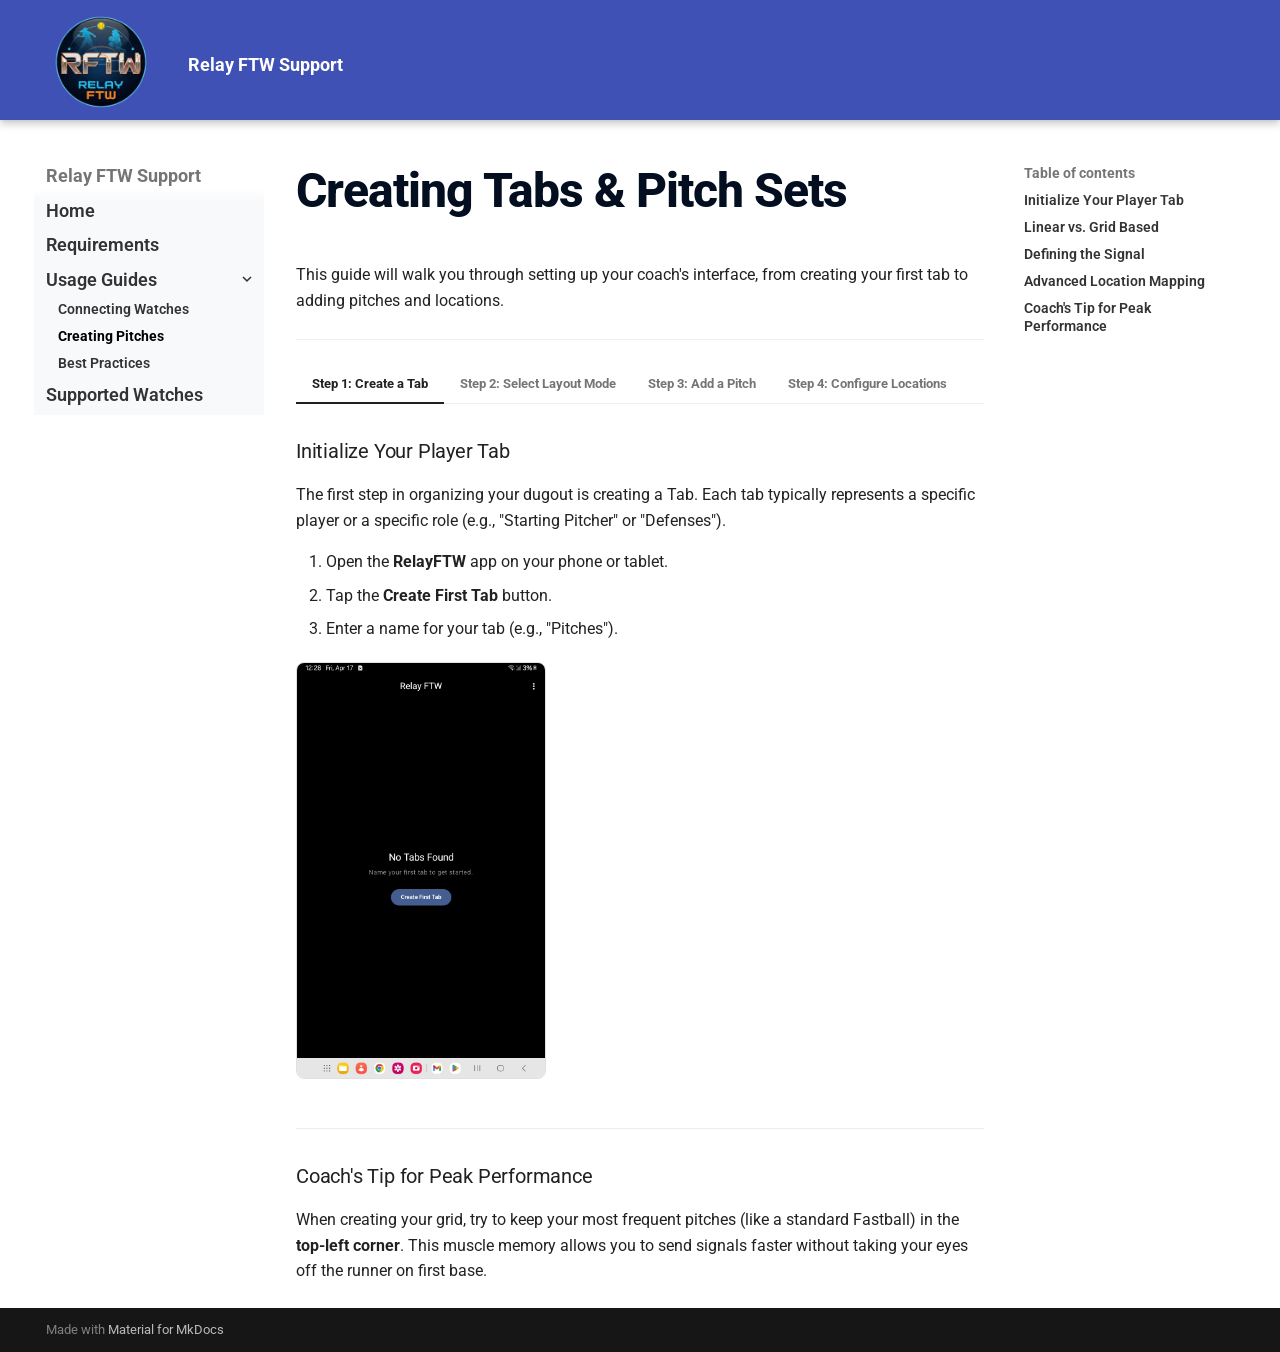
<file: guides/first-tab/index.html>
<!DOCTYPE html><html lang="en" class="no-js"><head>
    
      <meta charset="utf-8">
      <meta name="viewport" content="width=device-width,initial-scale=1">
      
      
      
      
        <link rel="prev" href="../connection/">
      
      
        <link rel="next" href="../best-practices/">
      
      
      <link rel="icon" href="../../images/rftw_rnd.png">
      <meta name="generator" content="mkdocs-1.5.3, mkdocs-material-9.5.18">
    
    
      
        <title>Creating Pitches - Relay FTW Support</title>
      
    
    
      <link rel="stylesheet" href="../../assets/stylesheets/main.66ac8b77.min.css">
      
      


    
    
      
    
    
      
        
        
        <link rel="preconnect" href="https://fonts.gstatic.com" crossorigin="">
        <link rel="stylesheet" href="https://fonts.googleapis.com/css?family=Roboto:300,300i,400,400i,700,700i%7CRoboto+Mono:400,400i,700,700i&amp;display=fallback">
        <style>:root{--md-text-font:"Roboto";--md-code-font:"Roboto Mono"}</style>
      
    
    
      <link rel="stylesheet" href="../../stylesheets/extra.css">
    
    <script>__md_scope=new URL("../..",location),__md_hash=e=>[...e].reduce((e,_)=>(e<<5)-e+_.charCodeAt(0),0),__md_get=(e,_=localStorage,t=__md_scope)=>JSON.parse(_.getItem(t.pathname+"."+e)),__md_set=(e,_,t=localStorage,a=__md_scope)=>{try{t.setItem(a.pathname+"."+e,JSON.stringify(_))}catch(e){}}</script>
    
      

    
    
    
  <link href="../../assets/stylesheets/glightbox.min.css" rel="stylesheet"><script src="../../assets/javascripts/glightbox.min.js"></script><style id="glightbox-style">
            html.glightbox-open { overflow: initial; height: 100%; }
            .gslide-title { margin-top: 0px; user-select: text; }
            .gslide-desc { color: #666; user-select: text; }
            .gslide-image img { background: white; }
            .gscrollbar-fixer { padding-right: 15px; }
            .gdesc-inner { font-size: 0.75rem; }
            body[data-md-color-scheme="slate"] .gdesc-inner { background: var(--md-default-bg-color); }
            body[data-md-color-scheme="slate"] .gslide-title { color: var(--md-default-fg-color); }
            body[data-md-color-scheme="slate"] .gslide-desc { color: var(--md-default-fg-color); }
        </style></head>
  
  
    <body dir="ltr">
  
    
    <input class="md-toggle" data-md-toggle="drawer" type="checkbox" id="__drawer" autocomplete="off">
    <input class="md-toggle" data-md-toggle="search" type="checkbox" id="__search" autocomplete="off">
    <label class="md-overlay" for="__drawer"></label>
    <div data-md-component="skip">
      
        
        <a href="#creating-tabs-pitch-sets" class="md-skip">
          Skip to content
        </a>
      
    </div>
    <div data-md-component="announce">
      
    </div>
    
    
      

  

<header class="md-header md-header--shadow" data-md-component="header">
  <nav class="md-header__inner md-grid" aria-label="Header">
    <a href="../.." title="Relay FTW Support" class="md-header__button md-logo" aria-label="Relay FTW Support" data-md-component="logo">
      
  <img src="../../images/rftw_rnd.png" alt="logo">

    </a>
    <label class="md-header__button md-icon" for="__drawer">
      
      <svg xmlns="http://www.w3.org/2000/svg" viewBox="0 0 24 24"><path d="M3 6h18v2H3V6m0 5h18v2H3v-2m0 5h18v2H3v-2Z"></path></svg>
    </label>
    <div class="md-header__title" data-md-component="header-title">
      <div class="md-header__ellipsis">
        <div class="md-header__topic">
          <span class="md-ellipsis">
            Relay FTW Support
          </span>
        </div>
        <div class="md-header__topic" data-md-component="header-topic">
          <span class="md-ellipsis">
            
              Creating Pitches
            
          </span>
        </div>
      </div>
    </div>
    
    
      <script>var media,input,key,value,palette=__md_get("__palette");if(palette&&palette.color){"(prefers-color-scheme)"===palette.color.media&&(media=matchMedia("(prefers-color-scheme: light)"),input=document.querySelector(media.matches?"[data-md-color-media='(prefers-color-scheme: light)']":"[data-md-color-media='(prefers-color-scheme: dark)']"),palette.color.media=input.getAttribute("data-md-color-media"),palette.color.scheme=input.getAttribute("data-md-color-scheme"),palette.color.primary=input.getAttribute("data-md-color-primary"),palette.color.accent=input.getAttribute("data-md-color-accent"));for([key,value]of Object.entries(palette.color))document.body.setAttribute("data-md-color-"+key,value)}</script>
    
    
    
    
  </nav>
  
</header>
    
    <div class="md-container" data-md-component="container">
      
      
        
          
        
      
      <main class="md-main" data-md-component="main">
        <div class="md-main__inner md-grid">
          
            
              
              <div class="md-sidebar md-sidebar--primary" data-md-component="sidebar" data-md-type="navigation">
                <div class="md-sidebar__scrollwrap">
                  <div class="md-sidebar__inner">
                    



<nav class="md-nav md-nav--primary" aria-label="Navigation" data-md-level="0">
  <label class="md-nav__title" for="__drawer">
    <a href="../.." title="Relay FTW Support" class="md-nav__button md-logo" aria-label="Relay FTW Support" data-md-component="logo">
      
  <img src="../../images/rftw_rnd.png" alt="logo">

    </a>
    Relay FTW Support
  </label>
  
  <ul class="md-nav__list" data-md-scrollfix="">
    
      
      
  
  
  
  
    <li class="md-nav__item">
      <a href="../.." class="md-nav__link">
        
  
  <span class="md-ellipsis">
    Home
  </span>
  

      </a>
    </li>
  

    
      
      
  
  
  
  
    <li class="md-nav__item">
      <a href="../reqs/" class="md-nav__link">
        
  
  <span class="md-ellipsis">
    Requirements
  </span>
  

      </a>
    </li>
  

    
      
      
  
  
    
  
  
  
    
    
    
    
    <li class="md-nav__item md-nav__item--active md-nav__item--nested">
      
        
        
        <input class="md-nav__toggle md-toggle " type="checkbox" id="__nav_3" checked="">
        
          
          <label class="md-nav__link" for="__nav_3" id="__nav_3_label" tabindex="0">
            
  
  <span class="md-ellipsis">
    Usage Guides
  </span>
  

            <span class="md-nav__icon md-icon"></span>
          </label>
        
        <nav class="md-nav" data-md-level="1" aria-labelledby="__nav_3_label" aria-expanded="true">
          <label class="md-nav__title" for="__nav_3">
            <span class="md-nav__icon md-icon"></span>
            Usage Guides
          </label>
          <ul class="md-nav__list" data-md-scrollfix="">
            
              
                
  
  
  
  
    <li class="md-nav__item">
      <a href="../connection/" class="md-nav__link">
        
  
  <span class="md-ellipsis">
    Connecting Watches
  </span>
  

      </a>
    </li>
  

              
            
              
                
  
  
    
  
  
  
    <li class="md-nav__item md-nav__item--active">
      
      <input class="md-nav__toggle md-toggle" type="checkbox" id="__toc">
      
      
        
      
      
        <label class="md-nav__link md-nav__link--active" for="__toc">
          
  
  <span class="md-ellipsis">
    Creating Pitches
  </span>
  

          <span class="md-nav__icon md-icon"></span>
        </label>
      
      <a href="./" class="md-nav__link md-nav__link--active">
        
  
  <span class="md-ellipsis">
    Creating Pitches
  </span>
  

      </a>
      
        

<nav class="md-nav md-nav--secondary" aria-label="Table of contents">
  
  
  
    
  
  
    <label class="md-nav__title" for="__toc">
      <span class="md-nav__icon md-icon"></span>
      Table of contents
    </label>
    <ul class="md-nav__list" data-md-component="toc" data-md-scrollfix="">
      
        <li class="md-nav__item">
  <a href="#initialize-your-player-tab" class="md-nav__link">
    <span class="md-ellipsis">
      Initialize Your Player Tab
    </span>
  </a>
  
</li>
      
        <li class="md-nav__item">
  <a href="#linear-vs-grid-based" class="md-nav__link">
    <span class="md-ellipsis">
      Linear vs. Grid Based
    </span>
  </a>
  
</li>
      
        <li class="md-nav__item">
  <a href="#defining-the-signal" class="md-nav__link">
    <span class="md-ellipsis">
      Defining the Signal
    </span>
  </a>
  
</li>
      
        <li class="md-nav__item">
  <a href="#advanced-location-mapping" class="md-nav__link">
    <span class="md-ellipsis">
      Advanced Location Mapping
    </span>
  </a>
  
</li>
      
        <li class="md-nav__item">
  <a href="#coachs-tip-for-peak-performance" class="md-nav__link">
    <span class="md-ellipsis">
      Coach's Tip for Peak Performance
    </span>
  </a>
  
</li>
      
    </ul>
  
</nav>
      
    </li>
  

              
            
              
                
  
  
  
  
    <li class="md-nav__item">
      <a href="../best-practices/" class="md-nav__link">
        
  
  <span class="md-ellipsis">
    Best Practices
  </span>
  

      </a>
    </li>
  

              
            
          </ul>
        </nav>
      
    </li>
  

    
      
      
  
  
  
  
    <li class="md-nav__item">
      <a href="../hardware/supported-watches/" class="md-nav__link">
        
  
  <span class="md-ellipsis">
    Supported Watches
  </span>
  

      </a>
    </li>
  

    
  </ul>
</nav>
                  </div>
                </div>
              </div>
            
            
              
              <div class="md-sidebar md-sidebar--secondary" data-md-component="sidebar" data-md-type="toc">
                <div class="md-sidebar__scrollwrap">
                  <div class="md-sidebar__inner">
                    

<nav class="md-nav md-nav--secondary" aria-label="Table of contents">
  
  
  
    
  
  
    <label class="md-nav__title" for="__toc">
      <span class="md-nav__icon md-icon"></span>
      Table of contents
    </label>
    <ul class="md-nav__list" data-md-component="toc" data-md-scrollfix="">
      
        <li class="md-nav__item">
  <a href="#initialize-your-player-tab" class="md-nav__link">
    <span class="md-ellipsis">
      Initialize Your Player Tab
    </span>
  </a>
  
</li>
      
        <li class="md-nav__item">
  <a href="#linear-vs-grid-based" class="md-nav__link">
    <span class="md-ellipsis">
      Linear vs. Grid Based
    </span>
  </a>
  
</li>
      
        <li class="md-nav__item">
  <a href="#defining-the-signal" class="md-nav__link">
    <span class="md-ellipsis">
      Defining the Signal
    </span>
  </a>
  
</li>
      
        <li class="md-nav__item">
  <a href="#advanced-location-mapping" class="md-nav__link">
    <span class="md-ellipsis">
      Advanced Location Mapping
    </span>
  </a>
  
</li>
      
        <li class="md-nav__item">
  <a href="#coachs-tip-for-peak-performance" class="md-nav__link">
    <span class="md-ellipsis">
      Coach's Tip for Peak Performance
    </span>
  </a>
  
</li>
      
    </ul>
  
</nav>
                  </div>
                </div>
              </div>
            
          
          
            <div class="md-content" data-md-component="content">
              <article class="md-content__inner md-typeset">
                
                  


<h1 id="creating-tabs-pitch-sets"><span class="main-logo">Creating Tabs &amp; Pitch Sets</span></h1>
<p>This guide will walk you through setting up your coach's interface, from creating your first tab to adding pitches and locations.</p>
<hr>
<div class="tabbed-set tabbed-alternate" data-tabs="1:4"><input checked="checked" id="__tabbed_1_1" name="__tabbed_1" type="radio"><input id="__tabbed_1_2" name="__tabbed_1" type="radio"><input id="__tabbed_1_3" name="__tabbed_1" type="radio"><input id="__tabbed_1_4" name="__tabbed_1" type="radio"><div class="tabbed-labels"><label for="__tabbed_1_1">Step 1: Create a Tab</label><label for="__tabbed_1_2">Step 2: Select Layout Mode</label><label for="__tabbed_1_3">Step 3: Add a Pitch</label><label for="__tabbed_1_4">Step 4: Configure Locations</label></div>
<div class="tabbed-content">
<div class="tabbed-block">
<h3 id="initialize-your-player-tab">Initialize Your Player Tab</h3>
<p>The first step in organizing your dugout is creating a Tab. Each tab typically represents a specific player or a specific role (e.g., "Starting Pitcher" or "Defenses").</p>
<ol>
<li>Open the <strong>RelayFTW</strong> app on your phone or tablet.</li>
<li>Tap the <strong>Create First Tab</strong> button.</li>
<li>Enter a name for your tab (e.g., "Pitches").</li>
</ol>
<p></p><div style="margin-top: 20px;">
    <a class="glightbox" data-type="image" data-width="auto" data-height="auto" href="../../images/create_tab.jpg" data-desc-position="bottom"><img src="../../images/create_tab.jpg" style="width: 250px; border-radius: 8px; border: 1px solid #e0e0e0;" alt="Step 1: Create Tab Screen"></a>
</div><p></p>
</div>
<div class="tabbed-block">
<h3 id="linear-vs-grid-based">Linear vs. Grid Based</h3>
<p>Once the tab is named, you must decide how you want to interact with your signals.</p>
<ul>
<li><strong>Linear Layout:</strong> Best for simple setups. Pitches appear in a vertical list. Great for coaches who prefer scrolling.</li>
<li>
<p><strong>Grid Layout:</strong> Best for high-speed signal calling. Larger buttons arranged in a grid for "no-look" tapping.</p>
</li>
<li>
<p>Choose your preferred layout from the prompt.</p>
</li>
</ul>
<p></p><div style="margin-top: 20px;">
    <a class="glightbox" data-type="image" data-width="auto" data-height="auto" href="../../images/create_tab2.jpg" data-desc-position="bottom"><img src="../../images/create_tab2.jpg" style="width: 250px; border-radius: 8px; border: 1px solid #e0e0e0;" alt="Step 2: Layout Selection"></a>
</div><p></p>
</div>
<div class="tabbed-block">
<h3 id="defining-the-signal">Defining the Signal</h3>
<p>Now, let's add the actual signals that will be sent to the watch.</p>
<ol>
<li>Inside your new tab, tap <strong>"+" (Plus)</strong> in the lower right corner.</li>
<li>Enter the <strong>Pitch Name</strong> (e.g., "Fastball" or "Changeup").</li>
</ol>
<p></p><div style="margin-top: 20px;">
    <a class="glightbox" data-type="image" data-width="auto" data-height="auto" href="../../images/create_pitch.jpg" data-desc-position="bottom"><img src="../../images/create_pitch.jpg" style="width: 250px; border-radius: 8px; border: 1px solid #e0e0e0;" alt="Step 3: Add Pitch Screen"></a>
    <a class="glightbox" data-type="image" data-width="auto" data-height="auto" href="../../images/create_pitch2.jpg" data-desc-position="bottom"><img src="../../images/create_pitch2.jpg" style="width: 250px; border-radius: 8px; border: 1px solid #e0e0e0;" alt="Step 3: Add Pitch Screen"></a>
</div><p></p>
</div>
<div class="tabbed-block">
<h3 id="advanced-location-mapping">Advanced Location Mapping</h3>
<p>If you want to be specific about ball placement, you can enable multiple locations for a single pitch.</p>
<ol>
<li>Toggle the <strong>"Multiple Locations"</strong> switch to ON.</li>
<li>Select the zones you want to include (e.g., Inside/Outside, High/Low).</li>
<li>When you tap the pitch during a game, a sub-menu will appear allowing you to pick the specific location before the signal is relayed.</li>
</ol>
<p></p><div style="margin-top: 20px;">
    <a class="glightbox" data-type="image" data-width="auto" data-height="auto" href="../../images/create_pitch3.jpg" data-desc-position="bottom"><img src="../../images/create_pitch3.jpg" style="width: 250px; border-radius: 8px; border: 1px solid #e0e0e0;" alt="Step 4: Location Configuration"></a>
</div><p></p>
</div>
</div>
</div>
<hr>
<h3 id="coachs-tip-for-peak-performance">Coach's Tip for Peak Performance</h3>
<p>When creating your grid, try to keep your most frequent pitches (like a standard Fastball) in the <strong>top-left corner</strong>. This muscle memory allows you to send signals faster without taking your eyes off the runner on first base.</p>












                
              </article>
            </div>
          
          
<script>var target=document.getElementById(location.hash.slice(1));target&&target.name&&(target.checked=target.name.startsWith("__tabbed_"))</script>
        </div>
        
      </main>
      
        <footer class="md-footer">
  
  <div class="md-footer-meta md-typeset">
    <div class="md-footer-meta__inner md-grid">
      <div class="md-copyright">
  
  
    Made with
    <a href="https://squidfunk.github.io/mkdocs-material/" target="_blank" rel="noopener">
      Material for MkDocs
    </a>
  
</div>
      
    </div>
  </div>
</footer>
      
    </div>
    <div class="md-dialog" data-md-component="dialog">
      <div class="md-dialog__inner md-typeset"></div>
    </div>
    
    
    <script id="__config" type="application/json">{"base": "../..", "features": [], "search": "../../assets/javascripts/workers/search.b8dbb3d2.min.js", "translations": {"clipboard.copied": "Copied to clipboard", "clipboard.copy": "Copy to clipboard", "search.result.more.one": "1 more on this page", "search.result.more.other": "# more on this page", "search.result.none": "No matching documents", "search.result.one": "1 matching document", "search.result.other": "# matching documents", "search.result.placeholder": "Type to start searching", "search.result.term.missing": "Missing", "select.version": "Select version"}}</script>
    
    
      <script src="../../assets/javascripts/bundle.3220b9d7.min.js"></script>
      
    
  
<script id="init-glightbox">const lightbox = GLightbox({"touchNavigation": true, "loop": false, "zoomable": true, "draggable": true, "openEffect": "zoom", "closeEffect": "zoom", "slideEffect": "slide"});
document$.subscribe(()=>{ lightbox.reload(); });
</script></body></html>
</file>
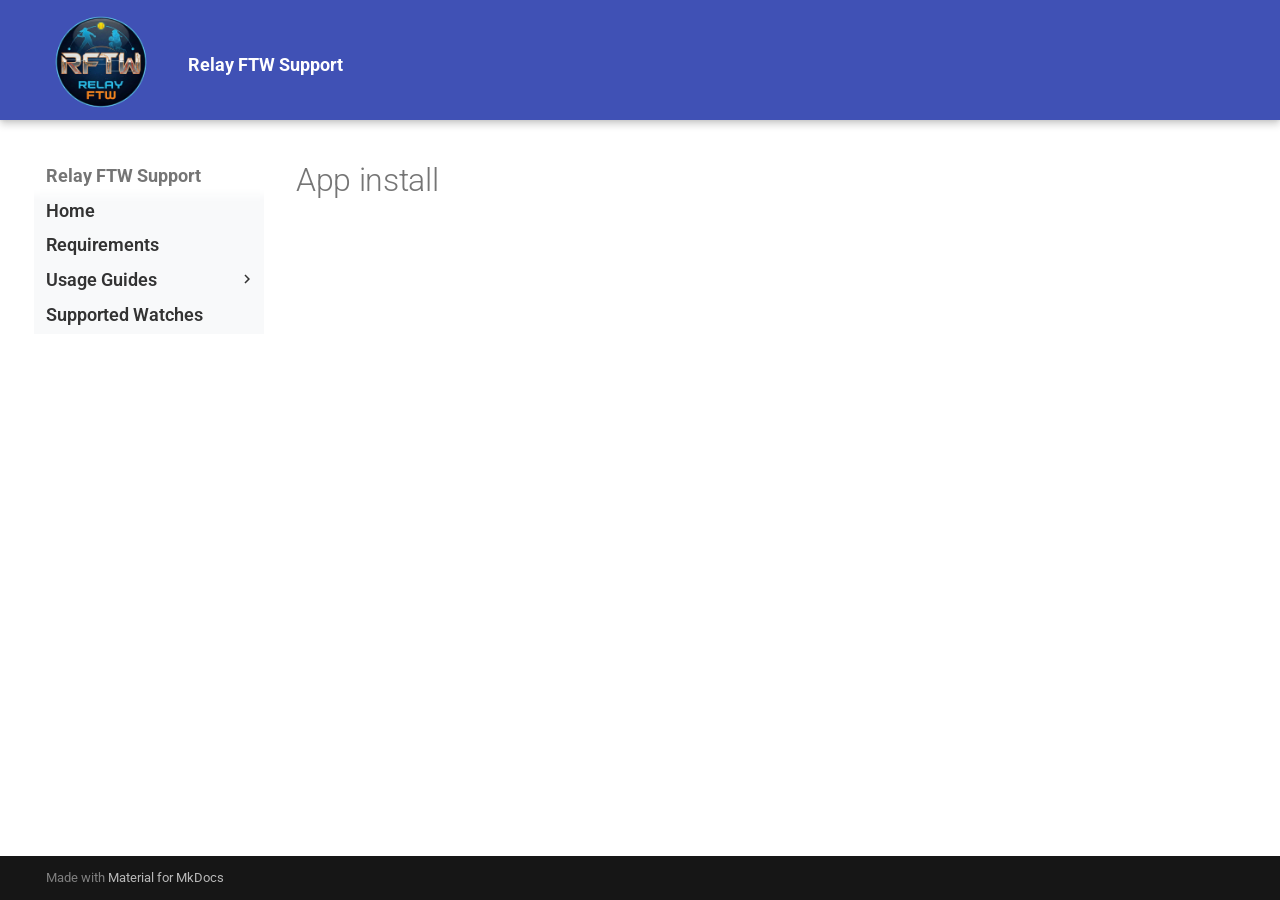
<file: installation/app-install/index.html>
<!DOCTYPE html><html lang="en" class="no-js"><head>
    
      <meta charset="utf-8">
      <meta name="viewport" content="width=device-width,initial-scale=1">
      
      
      
      
      
      
      <link rel="icon" href="../../images/rftw_rnd.png">
      <meta name="generator" content="mkdocs-1.5.3, mkdocs-material-9.5.18">
    
    
      
        <title>App install - Relay FTW Support</title>
      
    
    
      <link rel="stylesheet" href="../../assets/stylesheets/main.66ac8b77.min.css">
      
      


    
    
      
    
    
      
        
        
        <link rel="preconnect" href="https://fonts.gstatic.com" crossorigin="">
        <link rel="stylesheet" href="https://fonts.googleapis.com/css?family=Roboto:300,300i,400,400i,700,700i%7CRoboto+Mono:400,400i,700,700i&amp;display=fallback">
        <style>:root{--md-text-font:"Roboto";--md-code-font:"Roboto Mono"}</style>
      
    
    
      <link rel="stylesheet" href="../../stylesheets/extra.css">
    
    <script>__md_scope=new URL("../..",location),__md_hash=e=>[...e].reduce((e,_)=>(e<<5)-e+_.charCodeAt(0),0),__md_get=(e,_=localStorage,t=__md_scope)=>JSON.parse(_.getItem(t.pathname+"."+e)),__md_set=(e,_,t=localStorage,a=__md_scope)=>{try{t.setItem(a.pathname+"."+e,JSON.stringify(_))}catch(e){}}</script>
    
      

    
    
    
  <link href="../../assets/stylesheets/glightbox.min.css" rel="stylesheet"><script src="../../assets/javascripts/glightbox.min.js"></script><style id="glightbox-style">
            html.glightbox-open { overflow: initial; height: 100%; }
            .gslide-title { margin-top: 0px; user-select: text; }
            .gslide-desc { color: #666; user-select: text; }
            .gslide-image img { background: white; }
            .gscrollbar-fixer { padding-right: 15px; }
            .gdesc-inner { font-size: 0.75rem; }
            body[data-md-color-scheme="slate"] .gdesc-inner { background: var(--md-default-bg-color); }
            body[data-md-color-scheme="slate"] .gslide-title { color: var(--md-default-fg-color); }
            body[data-md-color-scheme="slate"] .gslide-desc { color: var(--md-default-fg-color); }
        </style></head>
  
  
    <body dir="ltr">
  
    
    <input class="md-toggle" data-md-toggle="drawer" type="checkbox" id="__drawer" autocomplete="off">
    <input class="md-toggle" data-md-toggle="search" type="checkbox" id="__search" autocomplete="off">
    <label class="md-overlay" for="__drawer"></label>
    <div data-md-component="skip">
      
    </div>
    <div data-md-component="announce">
      
    </div>
    
    
      

  

<header class="md-header md-header--shadow" data-md-component="header">
  <nav class="md-header__inner md-grid" aria-label="Header">
    <a href="../.." title="Relay FTW Support" class="md-header__button md-logo" aria-label="Relay FTW Support" data-md-component="logo">
      
  <img src="../../images/rftw_rnd.png" alt="logo">

    </a>
    <label class="md-header__button md-icon" for="__drawer">
      
      <svg xmlns="http://www.w3.org/2000/svg" viewBox="0 0 24 24"><path d="M3 6h18v2H3V6m0 5h18v2H3v-2m0 5h18v2H3v-2Z"></path></svg>
    </label>
    <div class="md-header__title" data-md-component="header-title">
      <div class="md-header__ellipsis">
        <div class="md-header__topic">
          <span class="md-ellipsis">
            Relay FTW Support
          </span>
        </div>
        <div class="md-header__topic" data-md-component="header-topic">
          <span class="md-ellipsis">
            
              App install
            
          </span>
        </div>
      </div>
    </div>
    
    
      <script>var media,input,key,value,palette=__md_get("__palette");if(palette&&palette.color){"(prefers-color-scheme)"===palette.color.media&&(media=matchMedia("(prefers-color-scheme: light)"),input=document.querySelector(media.matches?"[data-md-color-media='(prefers-color-scheme: light)']":"[data-md-color-media='(prefers-color-scheme: dark)']"),palette.color.media=input.getAttribute("data-md-color-media"),palette.color.scheme=input.getAttribute("data-md-color-scheme"),palette.color.primary=input.getAttribute("data-md-color-primary"),palette.color.accent=input.getAttribute("data-md-color-accent"));for([key,value]of Object.entries(palette.color))document.body.setAttribute("data-md-color-"+key,value)}</script>
    
    
    
    
  </nav>
  
</header>
    
    <div class="md-container" data-md-component="container">
      
      
        
          
        
      
      <main class="md-main" data-md-component="main">
        <div class="md-main__inner md-grid">
          
            
              
              <div class="md-sidebar md-sidebar--primary" data-md-component="sidebar" data-md-type="navigation">
                <div class="md-sidebar__scrollwrap">
                  <div class="md-sidebar__inner">
                    



<nav class="md-nav md-nav--primary" aria-label="Navigation" data-md-level="0">
  <label class="md-nav__title" for="__drawer">
    <a href="../.." title="Relay FTW Support" class="md-nav__button md-logo" aria-label="Relay FTW Support" data-md-component="logo">
      
  <img src="../../images/rftw_rnd.png" alt="logo">

    </a>
    Relay FTW Support
  </label>
  
  <ul class="md-nav__list" data-md-scrollfix="">
    
      
      
  
  
  
  
    <li class="md-nav__item">
      <a href="../.." class="md-nav__link">
        
  
  <span class="md-ellipsis">
    Home
  </span>
  

      </a>
    </li>
  

    
      
      
  
  
  
  
    <li class="md-nav__item">
      <a href="../../guides/reqs/" class="md-nav__link">
        
  
  <span class="md-ellipsis">
    Requirements
  </span>
  

      </a>
    </li>
  

    
      
      
  
  
  
  
    
    
    
    
    <li class="md-nav__item md-nav__item--nested">
      
        
        
        <input class="md-nav__toggle md-toggle " type="checkbox" id="__nav_3">
        
          
          <label class="md-nav__link" for="__nav_3" id="__nav_3_label" tabindex="0">
            
  
  <span class="md-ellipsis">
    Usage Guides
  </span>
  

            <span class="md-nav__icon md-icon"></span>
          </label>
        
        <nav class="md-nav" data-md-level="1" aria-labelledby="__nav_3_label" aria-expanded="false">
          <label class="md-nav__title" for="__nav_3">
            <span class="md-nav__icon md-icon"></span>
            Usage Guides
          </label>
          <ul class="md-nav__list" data-md-scrollfix="">
            
              
                
  
  
  
  
    <li class="md-nav__item">
      <a href="../../guides/connection/" class="md-nav__link">
        
  
  <span class="md-ellipsis">
    Connecting Watches
  </span>
  

      </a>
    </li>
  

              
            
              
                
  
  
  
  
    <li class="md-nav__item">
      <a href="../../guides/first-tab/" class="md-nav__link">
        
  
  <span class="md-ellipsis">
    Creating Pitches
  </span>
  

      </a>
    </li>
  

              
            
              
                
  
  
  
  
    <li class="md-nav__item">
      <a href="../../guides/best-practices/" class="md-nav__link">
        
  
  <span class="md-ellipsis">
    Best Practices
  </span>
  

      </a>
    </li>
  

              
            
          </ul>
        </nav>
      
    </li>
  

    
      
      
  
  
  
  
    <li class="md-nav__item">
      <a href="../../guides/hardware/supported-watches/" class="md-nav__link">
        
  
  <span class="md-ellipsis">
    Supported Watches
  </span>
  

      </a>
    </li>
  

    
  </ul>
</nav>
                  </div>
                </div>
              </div>
            
            
              
              <div class="md-sidebar md-sidebar--secondary" data-md-component="sidebar" data-md-type="toc">
                <div class="md-sidebar__scrollwrap">
                  <div class="md-sidebar__inner">
                    

<nav class="md-nav md-nav--secondary" aria-label="Table of contents">
  
  
  
  
</nav>
                  </div>
                </div>
              </div>
            
          
          
            <div class="md-content" data-md-component="content">
              <article class="md-content__inner md-typeset">
                
                  


  <h1>App install</h1>














                
              </article>
            </div>
          
          
<script>var target=document.getElementById(location.hash.slice(1));target&&target.name&&(target.checked=target.name.startsWith("__tabbed_"))</script>
        </div>
        
      </main>
      
        <footer class="md-footer">
  
  <div class="md-footer-meta md-typeset">
    <div class="md-footer-meta__inner md-grid">
      <div class="md-copyright">
  
  
    Made with
    <a href="https://squidfunk.github.io/mkdocs-material/" target="_blank" rel="noopener">
      Material for MkDocs
    </a>
  
</div>
      
    </div>
  </div>
</footer>
      
    </div>
    <div class="md-dialog" data-md-component="dialog">
      <div class="md-dialog__inner md-typeset"></div>
    </div>
    
    
    <script id="__config" type="application/json">{"base": "../..", "features": [], "search": "../../assets/javascripts/workers/search.b8dbb3d2.min.js", "translations": {"clipboard.copied": "Copied to clipboard", "clipboard.copy": "Copy to clipboard", "search.result.more.one": "1 more on this page", "search.result.more.other": "# more on this page", "search.result.none": "No matching documents", "search.result.one": "1 matching document", "search.result.other": "# matching documents", "search.result.placeholder": "Type to start searching", "search.result.term.missing": "Missing", "select.version": "Select version"}}</script>
    
    
      <script src="../../assets/javascripts/bundle.3220b9d7.min.js"></script>
      
    
  
<script id="init-glightbox">const lightbox = GLightbox({"touchNavigation": true, "loop": false, "zoomable": true, "draggable": true, "openEffect": "zoom", "closeEffect": "zoom", "slideEffect": "slide"});
document$.subscribe(()=>{ lightbox.reload(); });
</script></body></html>
</file>
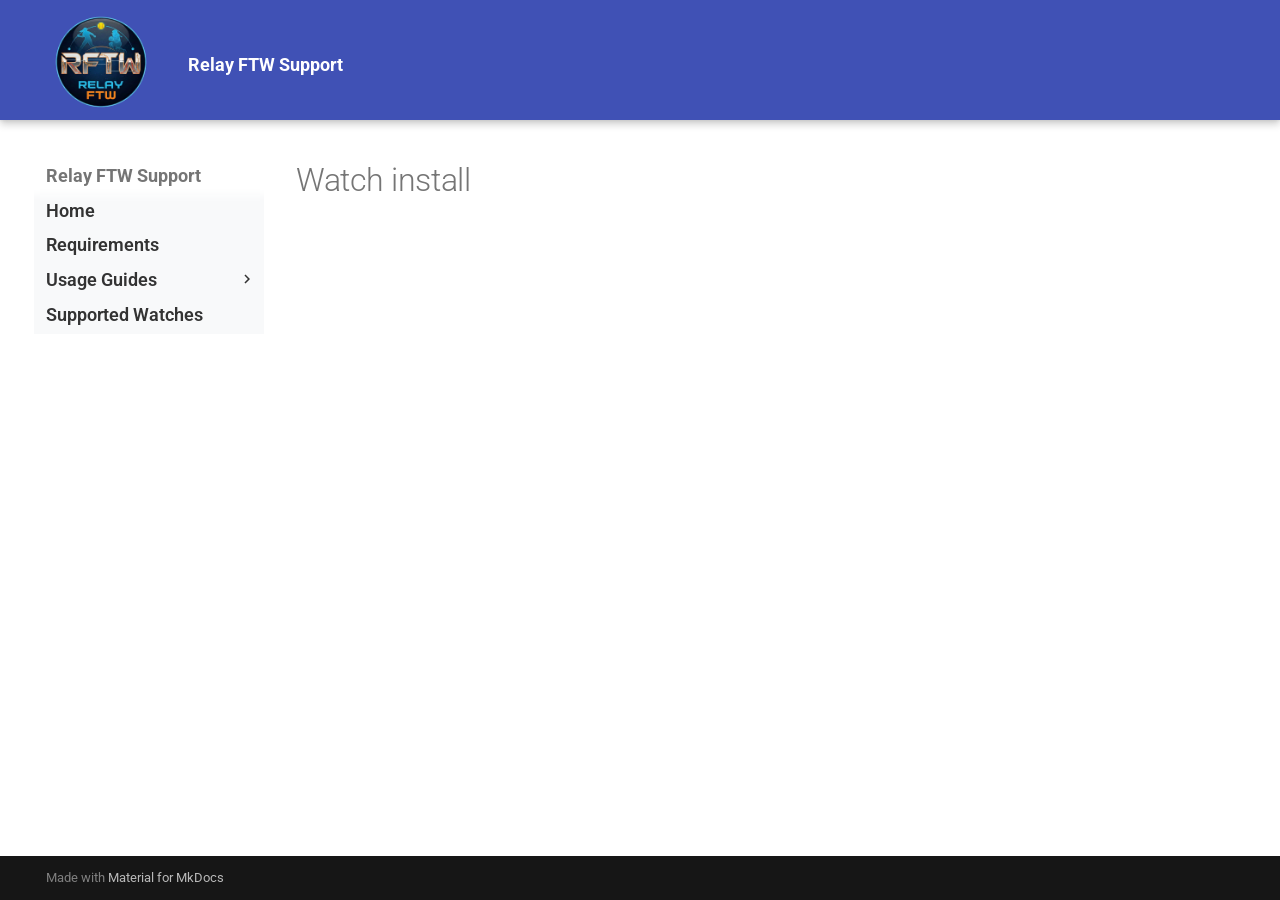
<file: installation/watch-install/index.html>
<!DOCTYPE html><html lang="en" class="no-js"><head>
    
      <meta charset="utf-8">
      <meta name="viewport" content="width=device-width,initial-scale=1">
      
      
      
      
      
      
      <link rel="icon" href="../../images/rftw_rnd.png">
      <meta name="generator" content="mkdocs-1.5.3, mkdocs-material-9.5.18">
    
    
      
        <title>Watch install - Relay FTW Support</title>
      
    
    
      <link rel="stylesheet" href="../../assets/stylesheets/main.66ac8b77.min.css">
      
      


    
    
      
    
    
      
        
        
        <link rel="preconnect" href="https://fonts.gstatic.com" crossorigin="">
        <link rel="stylesheet" href="https://fonts.googleapis.com/css?family=Roboto:300,300i,400,400i,700,700i%7CRoboto+Mono:400,400i,700,700i&amp;display=fallback">
        <style>:root{--md-text-font:"Roboto";--md-code-font:"Roboto Mono"}</style>
      
    
    
      <link rel="stylesheet" href="../../stylesheets/extra.css">
    
    <script>__md_scope=new URL("../..",location),__md_hash=e=>[...e].reduce((e,_)=>(e<<5)-e+_.charCodeAt(0),0),__md_get=(e,_=localStorage,t=__md_scope)=>JSON.parse(_.getItem(t.pathname+"."+e)),__md_set=(e,_,t=localStorage,a=__md_scope)=>{try{t.setItem(a.pathname+"."+e,JSON.stringify(_))}catch(e){}}</script>
    
      

    
    
    
  <link href="../../assets/stylesheets/glightbox.min.css" rel="stylesheet"><script src="../../assets/javascripts/glightbox.min.js"></script><style id="glightbox-style">
            html.glightbox-open { overflow: initial; height: 100%; }
            .gslide-title { margin-top: 0px; user-select: text; }
            .gslide-desc { color: #666; user-select: text; }
            .gslide-image img { background: white; }
            .gscrollbar-fixer { padding-right: 15px; }
            .gdesc-inner { font-size: 0.75rem; }
            body[data-md-color-scheme="slate"] .gdesc-inner { background: var(--md-default-bg-color); }
            body[data-md-color-scheme="slate"] .gslide-title { color: var(--md-default-fg-color); }
            body[data-md-color-scheme="slate"] .gslide-desc { color: var(--md-default-fg-color); }
        </style></head>
  
  
    <body dir="ltr">
  
    
    <input class="md-toggle" data-md-toggle="drawer" type="checkbox" id="__drawer" autocomplete="off">
    <input class="md-toggle" data-md-toggle="search" type="checkbox" id="__search" autocomplete="off">
    <label class="md-overlay" for="__drawer"></label>
    <div data-md-component="skip">
      
    </div>
    <div data-md-component="announce">
      
    </div>
    
    
      

  

<header class="md-header md-header--shadow" data-md-component="header">
  <nav class="md-header__inner md-grid" aria-label="Header">
    <a href="../.." title="Relay FTW Support" class="md-header__button md-logo" aria-label="Relay FTW Support" data-md-component="logo">
      
  <img src="../../images/rftw_rnd.png" alt="logo">

    </a>
    <label class="md-header__button md-icon" for="__drawer">
      
      <svg xmlns="http://www.w3.org/2000/svg" viewBox="0 0 24 24"><path d="M3 6h18v2H3V6m0 5h18v2H3v-2m0 5h18v2H3v-2Z"></path></svg>
    </label>
    <div class="md-header__title" data-md-component="header-title">
      <div class="md-header__ellipsis">
        <div class="md-header__topic">
          <span class="md-ellipsis">
            Relay FTW Support
          </span>
        </div>
        <div class="md-header__topic" data-md-component="header-topic">
          <span class="md-ellipsis">
            
              Watch install
            
          </span>
        </div>
      </div>
    </div>
    
    
      <script>var media,input,key,value,palette=__md_get("__palette");if(palette&&palette.color){"(prefers-color-scheme)"===palette.color.media&&(media=matchMedia("(prefers-color-scheme: light)"),input=document.querySelector(media.matches?"[data-md-color-media='(prefers-color-scheme: light)']":"[data-md-color-media='(prefers-color-scheme: dark)']"),palette.color.media=input.getAttribute("data-md-color-media"),palette.color.scheme=input.getAttribute("data-md-color-scheme"),palette.color.primary=input.getAttribute("data-md-color-primary"),palette.color.accent=input.getAttribute("data-md-color-accent"));for([key,value]of Object.entries(palette.color))document.body.setAttribute("data-md-color-"+key,value)}</script>
    
    
    
    
  </nav>
  
</header>
    
    <div class="md-container" data-md-component="container">
      
      
        
          
        
      
      <main class="md-main" data-md-component="main">
        <div class="md-main__inner md-grid">
          
            
              
              <div class="md-sidebar md-sidebar--primary" data-md-component="sidebar" data-md-type="navigation">
                <div class="md-sidebar__scrollwrap">
                  <div class="md-sidebar__inner">
                    



<nav class="md-nav md-nav--primary" aria-label="Navigation" data-md-level="0">
  <label class="md-nav__title" for="__drawer">
    <a href="../.." title="Relay FTW Support" class="md-nav__button md-logo" aria-label="Relay FTW Support" data-md-component="logo">
      
  <img src="../../images/rftw_rnd.png" alt="logo">

    </a>
    Relay FTW Support
  </label>
  
  <ul class="md-nav__list" data-md-scrollfix="">
    
      
      
  
  
  
  
    <li class="md-nav__item">
      <a href="../.." class="md-nav__link">
        
  
  <span class="md-ellipsis">
    Home
  </span>
  

      </a>
    </li>
  

    
      
      
  
  
  
  
    <li class="md-nav__item">
      <a href="../../guides/reqs/" class="md-nav__link">
        
  
  <span class="md-ellipsis">
    Requirements
  </span>
  

      </a>
    </li>
  

    
      
      
  
  
  
  
    
    
    
    
    <li class="md-nav__item md-nav__item--nested">
      
        
        
        <input class="md-nav__toggle md-toggle " type="checkbox" id="__nav_3">
        
          
          <label class="md-nav__link" for="__nav_3" id="__nav_3_label" tabindex="0">
            
  
  <span class="md-ellipsis">
    Usage Guides
  </span>
  

            <span class="md-nav__icon md-icon"></span>
          </label>
        
        <nav class="md-nav" data-md-level="1" aria-labelledby="__nav_3_label" aria-expanded="false">
          <label class="md-nav__title" for="__nav_3">
            <span class="md-nav__icon md-icon"></span>
            Usage Guides
          </label>
          <ul class="md-nav__list" data-md-scrollfix="">
            
              
                
  
  
  
  
    <li class="md-nav__item">
      <a href="../../guides/connection/" class="md-nav__link">
        
  
  <span class="md-ellipsis">
    Connecting Watches
  </span>
  

      </a>
    </li>
  

              
            
              
                
  
  
  
  
    <li class="md-nav__item">
      <a href="../../guides/first-tab/" class="md-nav__link">
        
  
  <span class="md-ellipsis">
    Creating Pitches
  </span>
  

      </a>
    </li>
  

              
            
              
                
  
  
  
  
    <li class="md-nav__item">
      <a href="../../guides/best-practices/" class="md-nav__link">
        
  
  <span class="md-ellipsis">
    Best Practices
  </span>
  

      </a>
    </li>
  

              
            
          </ul>
        </nav>
      
    </li>
  

    
      
      
  
  
  
  
    <li class="md-nav__item">
      <a href="../../guides/hardware/supported-watches/" class="md-nav__link">
        
  
  <span class="md-ellipsis">
    Supported Watches
  </span>
  

      </a>
    </li>
  

    
  </ul>
</nav>
                  </div>
                </div>
              </div>
            
            
              
              <div class="md-sidebar md-sidebar--secondary" data-md-component="sidebar" data-md-type="toc">
                <div class="md-sidebar__scrollwrap">
                  <div class="md-sidebar__inner">
                    

<nav class="md-nav md-nav--secondary" aria-label="Table of contents">
  
  
  
  
</nav>
                  </div>
                </div>
              </div>
            
          
          
            <div class="md-content" data-md-component="content">
              <article class="md-content__inner md-typeset">
                
                  


  <h1>Watch install</h1>














                
              </article>
            </div>
          
          
<script>var target=document.getElementById(location.hash.slice(1));target&&target.name&&(target.checked=target.name.startsWith("__tabbed_"))</script>
        </div>
        
      </main>
      
        <footer class="md-footer">
  
  <div class="md-footer-meta md-typeset">
    <div class="md-footer-meta__inner md-grid">
      <div class="md-copyright">
  
  
    Made with
    <a href="https://squidfunk.github.io/mkdocs-material/" target="_blank" rel="noopener">
      Material for MkDocs
    </a>
  
</div>
      
    </div>
  </div>
</footer>
      
    </div>
    <div class="md-dialog" data-md-component="dialog">
      <div class="md-dialog__inner md-typeset"></div>
    </div>
    
    
    <script id="__config" type="application/json">{"base": "../..", "features": [], "search": "../../assets/javascripts/workers/search.b8dbb3d2.min.js", "translations": {"clipboard.copied": "Copied to clipboard", "clipboard.copy": "Copy to clipboard", "search.result.more.one": "1 more on this page", "search.result.more.other": "# more on this page", "search.result.none": "No matching documents", "search.result.one": "1 matching document", "search.result.other": "# matching documents", "search.result.placeholder": "Type to start searching", "search.result.term.missing": "Missing", "select.version": "Select version"}}</script>
    
    
      <script src="../../assets/javascripts/bundle.3220b9d7.min.js"></script>
      
    
  
<script id="init-glightbox">const lightbox = GLightbox({"touchNavigation": true, "loop": false, "zoomable": true, "draggable": true, "openEffect": "zoom", "closeEffect": "zoom", "slideEffect": "slide"});
document$.subscribe(()=>{ lightbox.reload(); });
</script></body></html>
</file>
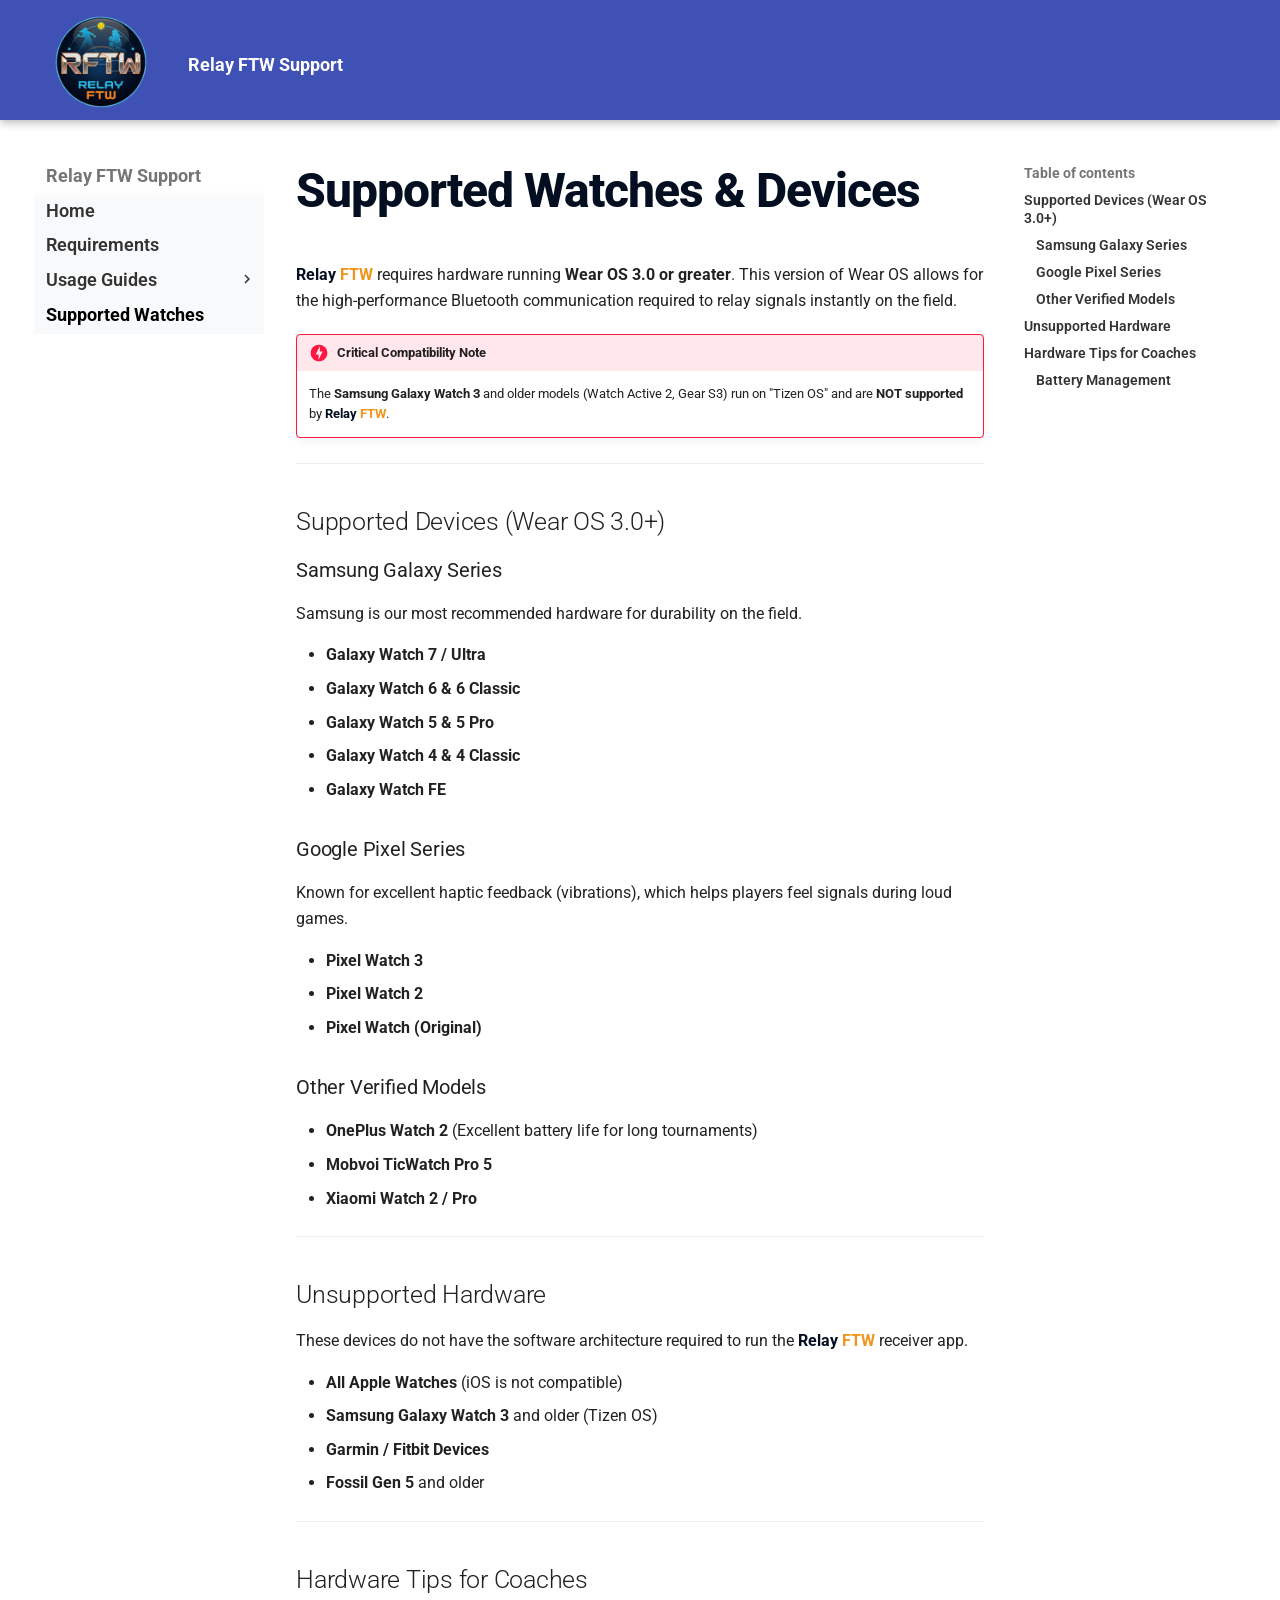
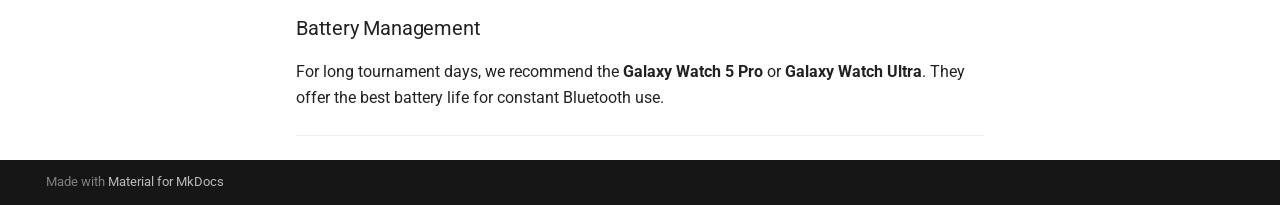
<file: guides/hardware/supported-watches/index.html>
<!DOCTYPE html><html lang="en" class="no-js"><head>
    
      <meta charset="utf-8">
      <meta name="viewport" content="width=device-width,initial-scale=1">
      
      
      
      
        <link rel="prev" href="../../best-practices/">
      
      
      
      <link rel="icon" href="../../../images/rftw_rnd.png">
      <meta name="generator" content="mkdocs-1.5.3, mkdocs-material-9.5.18">
    
    
      
        <title>Supported Watches - Relay FTW Support</title>
      
    
    
      <link rel="stylesheet" href="../../../assets/stylesheets/main.66ac8b77.min.css">
      
      


    
    
      
    
    
      
        
        
        <link rel="preconnect" href="https://fonts.gstatic.com" crossorigin="">
        <link rel="stylesheet" href="https://fonts.googleapis.com/css?family=Roboto:300,300i,400,400i,700,700i%7CRoboto+Mono:400,400i,700,700i&amp;display=fallback">
        <style>:root{--md-text-font:"Roboto";--md-code-font:"Roboto Mono"}</style>
      
    
    
      <link rel="stylesheet" href="../../../stylesheets/extra.css">
    
    <script>__md_scope=new URL("../../..",location),__md_hash=e=>[...e].reduce((e,_)=>(e<<5)-e+_.charCodeAt(0),0),__md_get=(e,_=localStorage,t=__md_scope)=>JSON.parse(_.getItem(t.pathname+"."+e)),__md_set=(e,_,t=localStorage,a=__md_scope)=>{try{t.setItem(a.pathname+"."+e,JSON.stringify(_))}catch(e){}}</script>
    
      

    
    
    
  <link href="../../../assets/stylesheets/glightbox.min.css" rel="stylesheet"><script src="../../../assets/javascripts/glightbox.min.js"></script><style id="glightbox-style">
            html.glightbox-open { overflow: initial; height: 100%; }
            .gslide-title { margin-top: 0px; user-select: text; }
            .gslide-desc { color: #666; user-select: text; }
            .gslide-image img { background: white; }
            .gscrollbar-fixer { padding-right: 15px; }
            .gdesc-inner { font-size: 0.75rem; }
            body[data-md-color-scheme="slate"] .gdesc-inner { background: var(--md-default-bg-color); }
            body[data-md-color-scheme="slate"] .gslide-title { color: var(--md-default-fg-color); }
            body[data-md-color-scheme="slate"] .gslide-desc { color: var(--md-default-fg-color); }
        </style></head>
  
  
    <body dir="ltr">
  
    
    <input class="md-toggle" data-md-toggle="drawer" type="checkbox" id="__drawer" autocomplete="off">
    <input class="md-toggle" data-md-toggle="search" type="checkbox" id="__search" autocomplete="off">
    <label class="md-overlay" for="__drawer"></label>
    <div data-md-component="skip">
      
        
        <a href="#supported-watches-devices" class="md-skip">
          Skip to content
        </a>
      
    </div>
    <div data-md-component="announce">
      
    </div>
    
    
      

  

<header class="md-header md-header--shadow" data-md-component="header">
  <nav class="md-header__inner md-grid" aria-label="Header">
    <a href="../../.." title="Relay FTW Support" class="md-header__button md-logo" aria-label="Relay FTW Support" data-md-component="logo">
      
  <img src="../../../images/rftw_rnd.png" alt="logo">

    </a>
    <label class="md-header__button md-icon" for="__drawer">
      
      <svg xmlns="http://www.w3.org/2000/svg" viewBox="0 0 24 24"><path d="M3 6h18v2H3V6m0 5h18v2H3v-2m0 5h18v2H3v-2Z"></path></svg>
    </label>
    <div class="md-header__title" data-md-component="header-title">
      <div class="md-header__ellipsis">
        <div class="md-header__topic">
          <span class="md-ellipsis">
            Relay FTW Support
          </span>
        </div>
        <div class="md-header__topic" data-md-component="header-topic">
          <span class="md-ellipsis">
            
              Supported Watches
            
          </span>
        </div>
      </div>
    </div>
    
    
      <script>var media,input,key,value,palette=__md_get("__palette");if(palette&&palette.color){"(prefers-color-scheme)"===palette.color.media&&(media=matchMedia("(prefers-color-scheme: light)"),input=document.querySelector(media.matches?"[data-md-color-media='(prefers-color-scheme: light)']":"[data-md-color-media='(prefers-color-scheme: dark)']"),palette.color.media=input.getAttribute("data-md-color-media"),palette.color.scheme=input.getAttribute("data-md-color-scheme"),palette.color.primary=input.getAttribute("data-md-color-primary"),palette.color.accent=input.getAttribute("data-md-color-accent"));for([key,value]of Object.entries(palette.color))document.body.setAttribute("data-md-color-"+key,value)}</script>
    
    
    
    
  </nav>
  
</header>
    
    <div class="md-container" data-md-component="container">
      
      
        
          
        
      
      <main class="md-main" data-md-component="main">
        <div class="md-main__inner md-grid">
          
            
              
              <div class="md-sidebar md-sidebar--primary" data-md-component="sidebar" data-md-type="navigation">
                <div class="md-sidebar__scrollwrap">
                  <div class="md-sidebar__inner">
                    



<nav class="md-nav md-nav--primary" aria-label="Navigation" data-md-level="0">
  <label class="md-nav__title" for="__drawer">
    <a href="../../.." title="Relay FTW Support" class="md-nav__button md-logo" aria-label="Relay FTW Support" data-md-component="logo">
      
  <img src="../../../images/rftw_rnd.png" alt="logo">

    </a>
    Relay FTW Support
  </label>
  
  <ul class="md-nav__list" data-md-scrollfix="">
    
      
      
  
  
  
  
    <li class="md-nav__item">
      <a href="../../.." class="md-nav__link">
        
  
  <span class="md-ellipsis">
    Home
  </span>
  

      </a>
    </li>
  

    
      
      
  
  
  
  
    <li class="md-nav__item">
      <a href="../../reqs/" class="md-nav__link">
        
  
  <span class="md-ellipsis">
    Requirements
  </span>
  

      </a>
    </li>
  

    
      
      
  
  
  
  
    
    
    
    
    <li class="md-nav__item md-nav__item--nested">
      
        
        
        <input class="md-nav__toggle md-toggle " type="checkbox" id="__nav_3">
        
          
          <label class="md-nav__link" for="__nav_3" id="__nav_3_label" tabindex="0">
            
  
  <span class="md-ellipsis">
    Usage Guides
  </span>
  

            <span class="md-nav__icon md-icon"></span>
          </label>
        
        <nav class="md-nav" data-md-level="1" aria-labelledby="__nav_3_label" aria-expanded="false">
          <label class="md-nav__title" for="__nav_3">
            <span class="md-nav__icon md-icon"></span>
            Usage Guides
          </label>
          <ul class="md-nav__list" data-md-scrollfix="">
            
              
                
  
  
  
  
    <li class="md-nav__item">
      <a href="../../connection/" class="md-nav__link">
        
  
  <span class="md-ellipsis">
    Connecting Watches
  </span>
  

      </a>
    </li>
  

              
            
              
                
  
  
  
  
    <li class="md-nav__item">
      <a href="../../first-tab/" class="md-nav__link">
        
  
  <span class="md-ellipsis">
    Creating Pitches
  </span>
  

      </a>
    </li>
  

              
            
              
                
  
  
  
  
    <li class="md-nav__item">
      <a href="../../best-practices/" class="md-nav__link">
        
  
  <span class="md-ellipsis">
    Best Practices
  </span>
  

      </a>
    </li>
  

              
            
          </ul>
        </nav>
      
    </li>
  

    
      
      
  
  
    
  
  
  
    <li class="md-nav__item md-nav__item--active">
      
      <input class="md-nav__toggle md-toggle" type="checkbox" id="__toc">
      
      
        
      
      
        <label class="md-nav__link md-nav__link--active" for="__toc">
          
  
  <span class="md-ellipsis">
    Supported Watches
  </span>
  

          <span class="md-nav__icon md-icon"></span>
        </label>
      
      <a href="./" class="md-nav__link md-nav__link--active">
        
  
  <span class="md-ellipsis">
    Supported Watches
  </span>
  

      </a>
      
        

<nav class="md-nav md-nav--secondary" aria-label="Table of contents">
  
  
  
    
  
  
    <label class="md-nav__title" for="__toc">
      <span class="md-nav__icon md-icon"></span>
      Table of contents
    </label>
    <ul class="md-nav__list" data-md-component="toc" data-md-scrollfix="">
      
        <li class="md-nav__item">
  <a href="#supported-devices-wear-os-30" class="md-nav__link">
    <span class="md-ellipsis">
      Supported Devices (Wear OS 3.0+)
    </span>
  </a>
  
    <nav class="md-nav" aria-label="Supported Devices (Wear OS 3.0+)">
      <ul class="md-nav__list">
        
          <li class="md-nav__item">
  <a href="#samsung-galaxy-series" class="md-nav__link">
    <span class="md-ellipsis">
      Samsung Galaxy Series
    </span>
  </a>
  
</li>
        
          <li class="md-nav__item">
  <a href="#google-pixel-series" class="md-nav__link">
    <span class="md-ellipsis">
      Google Pixel Series
    </span>
  </a>
  
</li>
        
          <li class="md-nav__item">
  <a href="#other-verified-models" class="md-nav__link">
    <span class="md-ellipsis">
      Other Verified Models
    </span>
  </a>
  
</li>
        
      </ul>
    </nav>
  
</li>
      
        <li class="md-nav__item">
  <a href="#unsupported-hardware" class="md-nav__link">
    <span class="md-ellipsis">
      Unsupported Hardware
    </span>
  </a>
  
</li>
      
        <li class="md-nav__item">
  <a href="#hardware-tips-for-coaches" class="md-nav__link">
    <span class="md-ellipsis">
      Hardware Tips for Coaches
    </span>
  </a>
  
    <nav class="md-nav" aria-label="Hardware Tips for Coaches">
      <ul class="md-nav__list">
        
          <li class="md-nav__item">
  <a href="#battery-management" class="md-nav__link">
    <span class="md-ellipsis">
      Battery Management
    </span>
  </a>
  
</li>
        
      </ul>
    </nav>
  
</li>
      
    </ul>
  
</nav>
      
    </li>
  

    
  </ul>
</nav>
                  </div>
                </div>
              </div>
            
            
              
              <div class="md-sidebar md-sidebar--secondary" data-md-component="sidebar" data-md-type="toc">
                <div class="md-sidebar__scrollwrap">
                  <div class="md-sidebar__inner">
                    

<nav class="md-nav md-nav--secondary" aria-label="Table of contents">
  
  
  
    
  
  
    <label class="md-nav__title" for="__toc">
      <span class="md-nav__icon md-icon"></span>
      Table of contents
    </label>
    <ul class="md-nav__list" data-md-component="toc" data-md-scrollfix="">
      
        <li class="md-nav__item">
  <a href="#supported-devices-wear-os-30" class="md-nav__link">
    <span class="md-ellipsis">
      Supported Devices (Wear OS 3.0+)
    </span>
  </a>
  
    <nav class="md-nav" aria-label="Supported Devices (Wear OS 3.0+)">
      <ul class="md-nav__list">
        
          <li class="md-nav__item">
  <a href="#samsung-galaxy-series" class="md-nav__link">
    <span class="md-ellipsis">
      Samsung Galaxy Series
    </span>
  </a>
  
</li>
        
          <li class="md-nav__item">
  <a href="#google-pixel-series" class="md-nav__link">
    <span class="md-ellipsis">
      Google Pixel Series
    </span>
  </a>
  
</li>
        
          <li class="md-nav__item">
  <a href="#other-verified-models" class="md-nav__link">
    <span class="md-ellipsis">
      Other Verified Models
    </span>
  </a>
  
</li>
        
      </ul>
    </nav>
  
</li>
      
        <li class="md-nav__item">
  <a href="#unsupported-hardware" class="md-nav__link">
    <span class="md-ellipsis">
      Unsupported Hardware
    </span>
  </a>
  
</li>
      
        <li class="md-nav__item">
  <a href="#hardware-tips-for-coaches" class="md-nav__link">
    <span class="md-ellipsis">
      Hardware Tips for Coaches
    </span>
  </a>
  
    <nav class="md-nav" aria-label="Hardware Tips for Coaches">
      <ul class="md-nav__list">
        
          <li class="md-nav__item">
  <a href="#battery-management" class="md-nav__link">
    <span class="md-ellipsis">
      Battery Management
    </span>
  </a>
  
</li>
        
      </ul>
    </nav>
  
</li>
      
    </ul>
  
</nav>
                  </div>
                </div>
              </div>
            
          
          
            <div class="md-content" data-md-component="content">
              <article class="md-content__inner md-typeset">
                
                  


<h1 id="supported-watches-devices"><span class="main-logo">Supported Watches &amp; Devices</span></h1>
<p><strong><span class="deep-navy" weight="bold">Relay</span> <span class="logo-orange">FTW</span></strong> requires hardware running <strong>Wear OS 3.0 or greater</strong>. This version of Wear OS allows for the high-performance Bluetooth communication required to relay signals instantly on the field.</p>
<div class="admonition danger">
<p class="admonition-title">Critical Compatibility Note</p>
<p>The <strong>Samsung Galaxy Watch 3</strong> and older models (Watch Active 2, Gear S3) run on "Tizen OS" and are <strong>NOT supported</strong> by <span class="deep-navy" weight="bold">Relay</span> <span class="logo-orange">FTW</span>. </p>
</div>
<hr>
<h2 id="supported-devices-wear-os-30">Supported Devices (Wear OS 3.0+)</h2>
<h3 id="samsung-galaxy-series">Samsung Galaxy Series</h3>
<p>Samsung is our most recommended hardware for durability on the field.</p>
<ul>
<li><strong>Galaxy Watch 7 / Ultra</strong> </li>
<li><strong>Galaxy Watch 6 &amp; 6 Classic</strong></li>
<li><strong>Galaxy Watch 5 &amp; 5 Pro</strong></li>
<li><strong>Galaxy Watch 4 &amp; 4 Classic</strong></li>
<li><strong>Galaxy Watch FE</strong></li>
</ul>
<h3 id="google-pixel-series">Google Pixel Series</h3>
<p>Known for excellent haptic feedback (vibrations), which helps players feel signals during loud games.</p>
<ul>
<li><strong>Pixel Watch 3</strong> </li>
<li><strong>Pixel Watch 2</strong></li>
<li><strong>Pixel Watch (Original)</strong></li>
</ul>
<h3 id="other-verified-models">Other Verified Models</h3>
<ul>
<li><strong>OnePlus Watch 2</strong> (Excellent battery life for long tournaments)</li>
<li><strong>Mobvoi TicWatch Pro 5</strong></li>
<li><strong>Xiaomi Watch 2 / Pro</strong></li>
</ul>
<hr>
<h2 id="unsupported-hardware">Unsupported Hardware</h2>
<p>These devices do not have the software architecture required to run the <span class="deep-navy" weight="bold">Relay</span> <span class="logo-orange">FTW</span> receiver app.</p>
<ul>
<li><strong>All Apple Watches</strong> (iOS is not compatible)</li>
<li><strong>Samsung Galaxy Watch 3</strong> and older (Tizen OS)</li>
<li><strong>Garmin / Fitbit Devices</strong></li>
<li><strong>Fossil Gen 5</strong> and older </li>
</ul>
<hr>
<h2 id="hardware-tips-for-coaches">Hardware Tips for Coaches</h2>
<h3 id="battery-management">Battery Management</h3>
<p>For long tournament days, we recommend the <strong>Galaxy Watch 5 Pro</strong> or <strong>Galaxy Watch Ultra</strong>. They offer the best battery life for constant Bluetooth use.</p>
<hr>












                
              </article>
            </div>
          
          
<script>var target=document.getElementById(location.hash.slice(1));target&&target.name&&(target.checked=target.name.startsWith("__tabbed_"))</script>
        </div>
        
      </main>
      
        <footer class="md-footer">
  
  <div class="md-footer-meta md-typeset">
    <div class="md-footer-meta__inner md-grid">
      <div class="md-copyright">
  
  
    Made with
    <a href="https://squidfunk.github.io/mkdocs-material/" target="_blank" rel="noopener">
      Material for MkDocs
    </a>
  
</div>
      
    </div>
  </div>
</footer>
      
    </div>
    <div class="md-dialog" data-md-component="dialog">
      <div class="md-dialog__inner md-typeset"></div>
    </div>
    
    
    <script id="__config" type="application/json">{"base": "../../..", "features": [], "search": "../../../assets/javascripts/workers/search.b8dbb3d2.min.js", "translations": {"clipboard.copied": "Copied to clipboard", "clipboard.copy": "Copy to clipboard", "search.result.more.one": "1 more on this page", "search.result.more.other": "# more on this page", "search.result.none": "No matching documents", "search.result.one": "1 matching document", "search.result.other": "# matching documents", "search.result.placeholder": "Type to start searching", "search.result.term.missing": "Missing", "select.version": "Select version"}}</script>
    
    
      <script src="../../../assets/javascripts/bundle.3220b9d7.min.js"></script>
      
    
  
<script id="init-glightbox">const lightbox = GLightbox({"touchNavigation": true, "loop": false, "zoomable": true, "draggable": true, "openEffect": "zoom", "closeEffect": "zoom", "slideEffect": "slide"});
document$.subscribe(()=>{ lightbox.reload(); });
</script></body></html>
</file>
<file: stylesheets/extra.css>
.main-logo {
    font-size: 1.5em; /* Makes it 50% larger than a standard H1 */
    font-weight: 800; /* Extra bold for that tech/sporty look */
    letter-spacing: -1px; /* Tighter professional spacing */
    color: #030F21;
}

.logo-orange {
  color: #EE961C !important;
  font-weight: bold;
}

.deep-navy {
  color: #030F21;
  font-weight: bold;
}

.alert-red {
    color: #C62828;
    font-weight: 700;
}

.alert-box {
    background-color: #fdf2f2; /* Light red tint */
    border-left: 6px solid #C62828; /* Professional Red */
    padding: 20px;
    margin: 25px 0;
    border-radius: 4px;
    font-size: 0.95rem;
}

.md-logo img {
    height: 5.5rem !important; /* Default is usually around 1.5rem to 2rem */
    width: auto !important;
    margin-top: -5px;
}

.md-header {
    height: 6rem !important; 
}

.md-tabs, .md-main__inner {
    margin-top: 1rem;
}

/* Style the Sidebar container */
.md-nav--primary {
    background-color: #f8f9fa; /* A very light grey background */
    font-size: 0.9rem;
}

/* Style the Titles (Home, App Setup, Coaching Guides) */
.md-nav__link {
    font-weight: 600;
    color: #333 !important;
}

.md-nav__link--active {
    font-weight: 700 !important;
    color: #000 !important;
}

.hero-studio-img {
    display: block;
    /* 0 top margin, auto sides, 1.5rem bottom margin */
    margin: 0 auto 1.5rem 0; 
    max-width: 65%;
    height: auto;
    filter: drop-shadow(0 20px 40px rgba(0,0,0,0.12));
    /* Remove any default padding */
    padding-top: 0;
}

/* Optional: Slight lift effect when the user hovers over it */
.hero-studio-img:hover {
    transform: translateY(-5px);
    filter: drop-shadow(0 30px 50px rgba(0,0,0,0.18));
}

.screenshot-grid {
    display: flex;
    gap: 15px;
    margin: 10px 0;
}

.screenshot-grid img {
    border-radius: 8px;
    border: 1px solid #e0e0e0;
    width: 120px; /* Adjust as needed */
    height: auto;
    cursor: pointer;
    transition: transform 0.2s;
}

.screenshot-grid img:hover {
    transform: scale(1.05);
}
</file>
<file: assets/stylesheets/main.66ac8b77.min.css>
@charset "UTF-8";html{-webkit-text-size-adjust:none;-moz-text-size-adjust:none;text-size-adjust:none;box-sizing:border-box}*,:after,:before{box-sizing:inherit}@media (prefers-reduced-motion){*,:after,:before{transition:none!important}}body{margin:0}a,button,input,label{-webkit-tap-highlight-color:transparent}a{color:inherit;text-decoration:none}hr{border:0;box-sizing:initial;display:block;height:.05rem;overflow:visible;padding:0}small{font-size:80%}sub,sup{line-height:1em}img{border-style:none}table{border-collapse:initial;border-spacing:0}td,th{font-weight:400;vertical-align:top}button{background:#0000;border:0;font-family:inherit;font-size:inherit;margin:0;padding:0}input{border:0;outline:none}:root{--md-primary-fg-color:#4051b5;--md-primary-fg-color--light:#5d6cc0;--md-primary-fg-color--dark:#303fa1;--md-primary-bg-color:#fff;--md-primary-bg-color--light:#ffffffb3;--md-accent-fg-color:#526cfe;--md-accent-fg-color--transparent:#526cfe1a;--md-accent-bg-color:#fff;--md-accent-bg-color--light:#ffffffb3}[data-md-color-scheme=default]{color-scheme:light}[data-md-color-scheme=default] img[src$="#gh-dark-mode-only"],[data-md-color-scheme=default] img[src$="#only-dark"]{display:none}:root,[data-md-color-scheme=default]{--md-hue:225deg;--md-default-fg-color:#000000de;--md-default-fg-color--light:#0000008a;--md-default-fg-color--lighter:#00000052;--md-default-fg-color--lightest:#00000012;--md-default-bg-color:#fff;--md-default-bg-color--light:#ffffffb3;--md-default-bg-color--lighter:#ffffff4d;--md-default-bg-color--lightest:#ffffff1f;--md-code-fg-color:#36464e;--md-code-bg-color:#f5f5f5;--md-code-hl-color:#4287ff;--md-code-hl-color--light:#4287ff1a;--md-code-hl-number-color:#d52a2a;--md-code-hl-special-color:#db1457;--md-code-hl-function-color:#a846b9;--md-code-hl-constant-color:#6e59d9;--md-code-hl-keyword-color:#3f6ec6;--md-code-hl-string-color:#1c7d4d;--md-code-hl-name-color:var(--md-code-fg-color);--md-code-hl-operator-color:var(--md-default-fg-color--light);--md-code-hl-punctuation-color:var(--md-default-fg-color--light);--md-code-hl-comment-color:var(--md-default-fg-color--light);--md-code-hl-generic-color:var(--md-default-fg-color--light);--md-code-hl-variable-color:var(--md-default-fg-color--light);--md-typeset-color:var(--md-default-fg-color);--md-typeset-a-color:var(--md-primary-fg-color);--md-typeset-del-color:#f5503d26;--md-typeset-ins-color:#0bd57026;--md-typeset-kbd-color:#fafafa;--md-typeset-kbd-accent-color:#fff;--md-typeset-kbd-border-color:#b8b8b8;--md-typeset-mark-color:#ffff0080;--md-typeset-table-color:#0000001f;--md-typeset-table-color--light:rgba(0,0,0,.035);--md-admonition-fg-color:var(--md-default-fg-color);--md-admonition-bg-color:var(--md-default-bg-color);--md-warning-fg-color:#000000de;--md-warning-bg-color:#ff9;--md-footer-fg-color:#fff;--md-footer-fg-color--light:#ffffffb3;--md-footer-fg-color--lighter:#ffffff73;--md-footer-bg-color:#000000de;--md-footer-bg-color--dark:#00000052;--md-shadow-z1:0 0.2rem 0.5rem #0000000d,0 0 0.05rem #0000001a;--md-shadow-z2:0 0.2rem 0.5rem #0000001a,0 0 0.05rem #00000040;--md-shadow-z3:0 0.2rem 0.5rem #0003,0 0 0.05rem #00000059}.md-icon svg{fill:currentcolor;display:block;height:1.2rem;width:1.2rem}body{-webkit-font-smoothing:antialiased;-moz-osx-font-smoothing:grayscale;--md-text-font-family:var(--md-text-font,_),-apple-system,BlinkMacSystemFont,Helvetica,Arial,sans-serif;--md-code-font-family:var(--md-code-font,_),SFMono-Regular,Consolas,Menlo,monospace}aside,body,input{font-feature-settings:"kern","liga";color:var(--md-typeset-color);font-family:var(--md-text-font-family)}code,kbd,pre{font-feature-settings:"kern";font-family:var(--md-code-font-family)}:root{--md-typeset-table-sort-icon:url('data:image/svg+xml;charset=utf-8,<svg xmlns="http://www.w3.org/2000/svg" viewBox="0 0 24 24"><path d="m18 21-4-4h3V7h-3l4-4 4 4h-3v10h3M2 19v-2h10v2M2 13v-2h7v2M2 7V5h4v2H2Z"/></svg>');--md-typeset-table-sort-icon--asc:url('data:image/svg+xml;charset=utf-8,<svg xmlns="http://www.w3.org/2000/svg" viewBox="0 0 24 24"><path d="M19 17h3l-4 4-4-4h3V3h2M2 17h10v2H2M6 5v2H2V5m0 6h7v2H2v-2Z"/></svg>');--md-typeset-table-sort-icon--desc:url('data:image/svg+xml;charset=utf-8,<svg xmlns="http://www.w3.org/2000/svg" viewBox="0 0 24 24"><path d="M19 7h3l-4-4-4 4h3v14h2M2 17h10v2H2M6 5v2H2V5m0 6h7v2H2v-2Z"/></svg>')}.md-typeset{-webkit-print-color-adjust:exact;color-adjust:exact;font-size:.8rem;line-height:1.6}@media print{.md-typeset{font-size:.68rem}}.md-typeset blockquote,.md-typeset dl,.md-typeset figure,.md-typeset ol,.md-typeset pre,.md-typeset ul{margin-bottom:1em;margin-top:1em}.md-typeset h1{color:var(--md-default-fg-color--light);font-size:2em;line-height:1.3;margin:0 0 1.25em}.md-typeset h1,.md-typeset h2{font-weight:300;letter-spacing:-.01em}.md-typeset h2{font-size:1.5625em;line-height:1.4;margin:1.6em 0 .64em}.md-typeset h3{font-size:1.25em;font-weight:400;letter-spacing:-.01em;line-height:1.5;margin:1.6em 0 .8em}.md-typeset h2+h3{margin-top:.8em}.md-typeset h4{font-weight:700;letter-spacing:-.01em;margin:1em 0}.md-typeset h5,.md-typeset h6{color:var(--md-default-fg-color--light);font-size:.8em;font-weight:700;letter-spacing:-.01em;margin:1.25em 0}.md-typeset h5{text-transform:uppercase}.md-typeset hr{border-bottom:.05rem solid var(--md-default-fg-color--lightest);display:flow-root;margin:1.5em 0}.md-typeset a{color:var(--md-typeset-a-color);word-break:break-word}.md-typeset a,.md-typeset a:before{transition:color 125ms}.md-typeset a:focus,.md-typeset a:hover{color:var(--md-accent-fg-color)}.md-typeset a:focus code,.md-typeset a:hover code{background-color:var(--md-accent-fg-color--transparent)}.md-typeset a code{color:currentcolor;transition:background-color 125ms}.md-typeset a.focus-visible{outline-color:var(--md-accent-fg-color);outline-offset:.2rem}.md-typeset code,.md-typeset kbd,.md-typeset pre{color:var(--md-code-fg-color);direction:ltr;font-variant-ligatures:none}@media print{.md-typeset code,.md-typeset kbd,.md-typeset pre{white-space:pre-wrap}}.md-typeset code{background-color:var(--md-code-bg-color);border-radius:.1rem;-webkit-box-decoration-break:clone;box-decoration-break:clone;font-size:.85em;padding:0 .2941176471em;word-break:break-word}.md-typeset code:not(.focus-visible){-webkit-tap-highlight-color:transparent;outline:none}.md-typeset pre{display:flow-root;line-height:1.4;position:relative}.md-typeset pre>code{-webkit-box-decoration-break:slice;box-decoration-break:slice;box-shadow:none;display:block;margin:0;outline-color:var(--md-accent-fg-color);overflow:auto;padding:.7720588235em 1.1764705882em;scrollbar-color:var(--md-default-fg-color--lighter) #0000;scrollbar-width:thin;touch-action:auto;word-break:normal}.md-typeset pre>code:hover{scrollbar-color:var(--md-accent-fg-color) #0000}.md-typeset pre>code::-webkit-scrollbar{height:.2rem;width:.2rem}.md-typeset pre>code::-webkit-scrollbar-thumb{background-color:var(--md-default-fg-color--lighter)}.md-typeset pre>code::-webkit-scrollbar-thumb:hover{background-color:var(--md-accent-fg-color)}.md-typeset kbd{background-color:var(--md-typeset-kbd-color);border-radius:.1rem;box-shadow:0 .1rem 0 .05rem var(--md-typeset-kbd-border-color),0 .1rem 0 var(--md-typeset-kbd-border-color),0 -.1rem .2rem var(--md-typeset-kbd-accent-color) inset;color:var(--md-default-fg-color);display:inline-block;font-size:.75em;padding:0 .6666666667em;vertical-align:text-top;word-break:break-word}.md-typeset mark{background-color:var(--md-typeset-mark-color);-webkit-box-decoration-break:clone;box-decoration-break:clone;color:inherit;word-break:break-word}.md-typeset abbr{border-bottom:.05rem dotted var(--md-default-fg-color--light);cursor:help;text-decoration:none}.md-typeset small{opacity:.75}[dir=ltr] .md-typeset sub,[dir=ltr] .md-typeset sup{margin-left:.078125em}[dir=rtl] .md-typeset sub,[dir=rtl] .md-typeset sup{margin-right:.078125em}[dir=ltr] .md-typeset blockquote{padding-left:.6rem}[dir=rtl] .md-typeset blockquote{padding-right:.6rem}[dir=ltr] .md-typeset blockquote{border-left:.2rem solid var(--md-default-fg-color--lighter)}[dir=rtl] .md-typeset blockquote{border-right:.2rem solid var(--md-default-fg-color--lighter)}.md-typeset blockquote{color:var(--md-default-fg-color--light);margin-left:0;margin-right:0}.md-typeset ul{list-style-type:disc}[dir=ltr] .md-typeset ol,[dir=ltr] .md-typeset ul{margin-left:.625em}[dir=rtl] .md-typeset ol,[dir=rtl] .md-typeset ul{margin-right:.625em}.md-typeset ol,.md-typeset ul{padding:0}.md-typeset ol:not([hidden]),.md-typeset ul:not([hidden]){display:flow-root}.md-typeset ol ol,.md-typeset ul ol{list-style-type:lower-alpha}.md-typeset ol ol ol,.md-typeset ul ol ol{list-style-type:lower-roman}[dir=ltr] .md-typeset ol li,[dir=ltr] .md-typeset ul li{margin-left:1.25em}[dir=rtl] .md-typeset ol li,[dir=rtl] .md-typeset ul li{margin-right:1.25em}.md-typeset ol li,.md-typeset ul li{margin-bottom:.5em}.md-typeset ol li blockquote,.md-typeset ol li p,.md-typeset ul li blockquote,.md-typeset ul li p{margin:.5em 0}.md-typeset ol li:last-child,.md-typeset ul li:last-child{margin-bottom:0}[dir=ltr] .md-typeset ol li ol,[dir=ltr] .md-typeset ol li ul,[dir=ltr] .md-typeset ul li ol,[dir=ltr] .md-typeset ul li ul{margin-left:.625em}[dir=rtl] .md-typeset ol li ol,[dir=rtl] .md-typeset ol li ul,[dir=rtl] .md-typeset ul li ol,[dir=rtl] .md-typeset ul li ul{margin-right:.625em}.md-typeset ol li ol,.md-typeset ol li ul,.md-typeset ul li ol,.md-typeset ul li ul{margin-bottom:.5em;margin-top:.5em}[dir=ltr] .md-typeset dd{margin-left:1.875em}[dir=rtl] .md-typeset dd{margin-right:1.875em}.md-typeset dd{margin-bottom:1.5em;margin-top:1em}.md-typeset img,.md-typeset svg,.md-typeset video{height:auto;max-width:100%}.md-typeset img[align=left]{margin:1em 1em 1em 0}.md-typeset img[align=right]{margin:1em 0 1em 1em}.md-typeset img[align]:only-child{margin-top:0}.md-typeset figure{display:flow-root;margin:1em auto;max-width:100%;text-align:center;width:-moz-fit-content;width:fit-content}.md-typeset figure img{display:block;margin:0 auto}.md-typeset figcaption{font-style:italic;margin:1em auto;max-width:24rem}.md-typeset iframe{max-width:100%}.md-typeset table:not([class]){background-color:var(--md-default-bg-color);border:.05rem solid var(--md-typeset-table-color);border-radius:.1rem;display:inline-block;font-size:.64rem;max-width:100%;overflow:auto;touch-action:auto}@media print{.md-typeset table:not([class]){display:table}}.md-typeset table:not([class])+*{margin-top:1.5em}.md-typeset table:not([class]) td>:first-child,.md-typeset table:not([class]) th>:first-child{margin-top:0}.md-typeset table:not([class]) td>:last-child,.md-typeset table:not([class]) th>:last-child{margin-bottom:0}.md-typeset table:not([class]) td:not([align]),.md-typeset table:not([class]) th:not([align]){text-align:left}[dir=rtl] .md-typeset table:not([class]) td:not([align]),[dir=rtl] .md-typeset table:not([class]) th:not([align]){text-align:right}.md-typeset table:not([class]) th{font-weight:700;min-width:5rem;padding:.9375em 1.25em;vertical-align:top}.md-typeset table:not([class]) td{border-top:.05rem solid var(--md-typeset-table-color);padding:.9375em 1.25em;vertical-align:top}.md-typeset table:not([class]) tbody tr{transition:background-color 125ms}.md-typeset table:not([class]) tbody tr:hover{background-color:var(--md-typeset-table-color--light);box-shadow:0 .05rem 0 var(--md-default-bg-color) inset}.md-typeset table:not([class]) a{word-break:normal}.md-typeset table th[role=columnheader]{cursor:pointer}[dir=ltr] .md-typeset table th[role=columnheader]:after{margin-left:.5em}[dir=rtl] .md-typeset table th[role=columnheader]:after{margin-right:.5em}.md-typeset table th[role=columnheader]:after{content:"";display:inline-block;height:1.2em;-webkit-mask-image:var(--md-typeset-table-sort-icon);mask-image:var(--md-typeset-table-sort-icon);-webkit-mask-repeat:no-repeat;mask-repeat:no-repeat;-webkit-mask-size:contain;mask-size:contain;transition:background-color 125ms;vertical-align:text-bottom;width:1.2em}.md-typeset table th[role=columnheader]:hover:after{background-color:var(--md-default-fg-color--lighter)}.md-typeset table th[role=columnheader][aria-sort=ascending]:after{background-color:var(--md-default-fg-color--light);-webkit-mask-image:var(--md-typeset-table-sort-icon--asc);mask-image:var(--md-typeset-table-sort-icon--asc)}.md-typeset table th[role=columnheader][aria-sort=descending]:after{background-color:var(--md-default-fg-color--light);-webkit-mask-image:var(--md-typeset-table-sort-icon--desc);mask-image:var(--md-typeset-table-sort-icon--desc)}.md-typeset__scrollwrap{margin:1em -.8rem;overflow-x:auto;touch-action:auto}.md-typeset__table{display:inline-block;margin-bottom:.5em;padding:0 .8rem}@media print{.md-typeset__table{display:block}}html .md-typeset__table table{display:table;margin:0;overflow:hidden;width:100%}@media screen and (max-width:44.984375em){.md-content__inner>pre{margin:1em -.8rem}.md-content__inner>pre code{border-radius:0}}.md-typeset .md-author{border-radius:100%;display:block;flex-shrink:0;height:1.6rem;overflow:hidden;position:relative;transition:color 125ms,transform 125ms;width:1.6rem}.md-typeset .md-author img{display:block}.md-typeset .md-author--more{background:var(--md-default-fg-color--lightest);color:var(--md-default-fg-color--lighter);font-size:.6rem;font-weight:700;line-height:1.6rem;text-align:center}.md-typeset .md-author--long{height:2.4rem;width:2.4rem}.md-typeset a.md-author{transform:scale(1)}.md-typeset a.md-author img{border-radius:100%;filter:grayscale(100%) opacity(75%);transition:filter 125ms}.md-typeset a.md-author:focus,.md-typeset a.md-author:hover{transform:scale(1.1);z-index:1}.md-typeset a.md-author:focus img,.md-typeset a.md-author:hover img{filter:grayscale(0)}.md-banner{background-color:var(--md-footer-bg-color);color:var(--md-footer-fg-color);overflow:auto}@media print{.md-banner{display:none}}.md-banner--warning{background-color:var(--md-warning-bg-color);color:var(--md-warning-fg-color)}.md-banner__inner{font-size:.7rem;margin:.6rem auto;padding:0 .8rem}[dir=ltr] .md-banner__button{float:right}[dir=rtl] .md-banner__button{float:left}.md-banner__button{color:inherit;cursor:pointer;transition:opacity .25s}.no-js .md-banner__button{display:none}.md-banner__button:hover{opacity:.7}html{font-size:125%;height:100%;overflow-x:hidden}@media screen and (min-width:100em){html{font-size:137.5%}}@media screen and (min-width:125em){html{font-size:150%}}body{background-color:var(--md-default-bg-color);display:flex;flex-direction:column;font-size:.5rem;min-height:100%;position:relative;width:100%}@media print{body{display:block}}@media screen and (max-width:59.984375em){body[data-md-scrolllock]{position:fixed}}.md-grid{margin-left:auto;margin-right:auto;max-width:61rem}.md-container{display:flex;flex-direction:column;flex-grow:1}@media print{.md-container{display:block}}.md-main{flex-grow:1}.md-main__inner{display:flex;height:100%;margin-top:1.5rem}.md-ellipsis{overflow:hidden;text-overflow:ellipsis}.md-toggle{display:none}.md-option{height:0;opacity:0;position:absolute;width:0}.md-option:checked+label:not([hidden]){display:block}.md-option.focus-visible+label{outline-color:var(--md-accent-fg-color);outline-style:auto}.md-skip{background-color:var(--md-default-fg-color);border-radius:.1rem;color:var(--md-default-bg-color);font-size:.64rem;margin:.5rem;opacity:0;outline-color:var(--md-accent-fg-color);padding:.3rem .5rem;position:fixed;transform:translateY(.4rem);z-index:-1}.md-skip:focus{opacity:1;transform:translateY(0);transition:transform .25s cubic-bezier(.4,0,.2,1),opacity 175ms 75ms;z-index:10}@page{margin:25mm}:root{--md-clipboard-icon:url('data:image/svg+xml;charset=utf-8,<svg xmlns="http://www.w3.org/2000/svg" viewBox="0 0 24 24"><path d="M19 21H8V7h11m0-2H8a2 2 0 0 0-2 2v14a2 2 0 0 0 2 2h11a2 2 0 0 0 2-2V7a2 2 0 0 0-2-2m-3-4H4a2 2 0 0 0-2 2v14h2V3h12V1Z"/></svg>')}.md-clipboard{border-radius:.1rem;color:var(--md-default-fg-color--lightest);cursor:pointer;height:1.5em;outline-color:var(--md-accent-fg-color);outline-offset:.1rem;position:absolute;right:.5em;top:.5em;transition:color .25s;width:1.5em;z-index:1}@media print{.md-clipboard{display:none}}.md-clipboard:not(.focus-visible){-webkit-tap-highlight-color:transparent;outline:none}:hover>.md-clipboard{color:var(--md-default-fg-color--light)}.md-clipboard:focus,.md-clipboard:hover{color:var(--md-accent-fg-color)}.md-clipboard:after{background-color:currentcolor;content:"";display:block;height:1.125em;margin:0 auto;-webkit-mask-image:var(--md-clipboard-icon);mask-image:var(--md-clipboard-icon);-webkit-mask-position:center;mask-position:center;-webkit-mask-repeat:no-repeat;mask-repeat:no-repeat;-webkit-mask-size:contain;mask-size:contain;width:1.125em}.md-clipboard--inline{cursor:pointer}.md-clipboard--inline code{transition:color .25s,background-color .25s}.md-clipboard--inline:focus code,.md-clipboard--inline:hover code{background-color:var(--md-accent-fg-color--transparent);color:var(--md-accent-fg-color)}.md-typeset .md-code__content{display:grid}@keyframes consent{0%{opacity:0;transform:translateY(100%)}to{opacity:1;transform:translateY(0)}}@keyframes overlay{0%{opacity:0}to{opacity:1}}.md-consent__overlay{animation:overlay .25s both;-webkit-backdrop-filter:blur(.1rem);backdrop-filter:blur(.1rem);background-color:#0000008a;height:100%;opacity:1;position:fixed;top:0;width:100%;z-index:5}.md-consent__inner{animation:consent .5s cubic-bezier(.1,.7,.1,1) both;background-color:var(--md-default-bg-color);border:0;border-radius:.1rem;bottom:0;box-shadow:0 0 .2rem #0000001a,0 .2rem .4rem #0003;max-height:100%;overflow:auto;padding:0;position:fixed;width:100%;z-index:5}.md-consent__form{padding:.8rem}.md-consent__settings{display:none;margin:1em 0}input:checked+.md-consent__settings{display:block}.md-consent__controls{margin-bottom:.8rem}.md-typeset .md-consent__controls .md-button{display:inline}@media screen and (max-width:44.984375em){.md-typeset .md-consent__controls .md-button{display:block;margin-top:.4rem;text-align:center;width:100%}}.md-consent label{cursor:pointer}.md-content{flex-grow:1;min-width:0}.md-content__inner{margin:0 .8rem 1.2rem;padding-top:.6rem}@media screen and (min-width:76.25em){[dir=ltr] .md-sidebar--primary:not([hidden])~.md-content>.md-content__inner{margin-left:1.2rem}[dir=ltr] .md-sidebar--secondary:not([hidden])~.md-content>.md-content__inner,[dir=rtl] .md-sidebar--primary:not([hidden])~.md-content>.md-content__inner{margin-right:1.2rem}[dir=rtl] .md-sidebar--secondary:not([hidden])~.md-content>.md-content__inner{margin-left:1.2rem}}.md-content__inner:before{content:"";display:block;height:.4rem}.md-content__inner>:last-child{margin-bottom:0}[dir=ltr] .md-content__button{float:right}[dir=rtl] .md-content__button{float:left}[dir=ltr] .md-content__button{margin-left:.4rem}[dir=rtl] .md-content__button{margin-right:.4rem}.md-content__button{margin:.4rem 0;padding:0}@media print{.md-content__button{display:none}}.md-typeset .md-content__button{color:var(--md-default-fg-color--lighter)}.md-content__button svg{display:inline;vertical-align:top}[dir=rtl] .md-content__button svg{transform:scaleX(-1)}[dir=ltr] .md-dialog{right:.8rem}[dir=rtl] .md-dialog{left:.8rem}.md-dialog{background-color:var(--md-default-fg-color);border-radius:.1rem;bottom:.8rem;box-shadow:var(--md-shadow-z3);min-width:11.1rem;opacity:0;padding:.4rem .6rem;pointer-events:none;position:fixed;transform:translateY(100%);transition:transform 0ms .4s,opacity .4s;z-index:4}@media print{.md-dialog{display:none}}.md-dialog--active{opacity:1;pointer-events:auto;transform:translateY(0);transition:transform .4s cubic-bezier(.075,.85,.175,1),opacity .4s}.md-dialog__inner{color:var(--md-default-bg-color);font-size:.7rem}.md-feedback{margin:2em 0 1em;text-align:center}.md-feedback fieldset{border:none;margin:0;padding:0}.md-feedback__title{font-weight:700;margin:1em auto}.md-feedback__inner{position:relative}.md-feedback__list{display:flex;flex-wrap:wrap;place-content:baseline center;position:relative}.md-feedback__list:hover .md-icon:not(:disabled){color:var(--md-default-fg-color--lighter)}:disabled .md-feedback__list{min-height:1.8rem}.md-feedback__icon{color:var(--md-default-fg-color--light);cursor:pointer;flex-shrink:0;margin:0 .1rem;transition:color 125ms}.md-feedback__icon:not(:disabled).md-icon:hover{color:var(--md-accent-fg-color)}.md-feedback__icon:disabled{color:var(--md-default-fg-color--lightest);pointer-events:none}.md-feedback__note{opacity:0;position:relative;transform:translateY(.4rem);transition:transform .4s cubic-bezier(.1,.7,.1,1),opacity .15s}.md-feedback__note>*{margin:0 auto;max-width:16rem}:disabled .md-feedback__note{opacity:1;transform:translateY(0)}.md-footer{background-color:var(--md-footer-bg-color);color:var(--md-footer-fg-color)}@media print{.md-footer{display:none}}.md-footer__inner{justify-content:space-between;overflow:auto;padding:.2rem}.md-footer__inner:not([hidden]){display:flex}.md-footer__link{align-items:end;display:flex;flex-grow:0.01;margin-bottom:.4rem;margin-top:1rem;max-width:100%;outline-color:var(--md-accent-fg-color);overflow:hidden;transition:opacity .25s}.md-footer__link:focus,.md-footer__link:hover{opacity:.7}[dir=rtl] .md-footer__link svg{transform:scaleX(-1)}@media screen and (max-width:44.984375em){.md-footer__link--prev{flex-shrink:0}.md-footer__link--prev .md-footer__title{display:none}}[dir=ltr] .md-footer__link--next{margin-left:auto}[dir=rtl] .md-footer__link--next{margin-right:auto}.md-footer__link--next{text-align:right}[dir=rtl] .md-footer__link--next{text-align:left}.md-footer__title{flex-grow:1;font-size:.9rem;margin-bottom:.7rem;max-width:calc(100% - 2.4rem);padding:0 1rem;white-space:nowrap}.md-footer__button{margin:.2rem;padding:.4rem}.md-footer__direction{font-size:.64rem;opacity:.7}.md-footer-meta{background-color:var(--md-footer-bg-color--dark)}.md-footer-meta__inner{display:flex;flex-wrap:wrap;justify-content:space-between;padding:.2rem}html .md-footer-meta.md-typeset a{color:var(--md-footer-fg-color--light)}html .md-footer-meta.md-typeset a:focus,html .md-footer-meta.md-typeset a:hover{color:var(--md-footer-fg-color)}.md-copyright{color:var(--md-footer-fg-color--lighter);font-size:.64rem;margin:auto .6rem;padding:.4rem 0;width:100%}@media screen and (min-width:45em){.md-copyright{width:auto}}.md-copyright__highlight{color:var(--md-footer-fg-color--light)}.md-social{display:inline-flex;gap:.2rem;margin:0 .4rem;padding:.2rem 0 .6rem}@media screen and (min-width:45em){.md-social{padding:.6rem 0}}.md-social__link{display:inline-block;height:1.6rem;text-align:center;width:1.6rem}.md-social__link:before{line-height:1.9}.md-social__link svg{fill:currentcolor;max-height:.8rem;vertical-align:-25%}.md-typeset .md-button{border:.1rem solid;border-radius:.1rem;color:var(--md-primary-fg-color);cursor:pointer;display:inline-block;font-weight:700;padding:.625em 2em;transition:color 125ms,background-color 125ms,border-color 125ms}.md-typeset .md-button--primary{background-color:var(--md-primary-fg-color);border-color:var(--md-primary-fg-color);color:var(--md-primary-bg-color)}.md-typeset .md-button:focus,.md-typeset .md-button:hover{background-color:var(--md-accent-fg-color);border-color:var(--md-accent-fg-color);color:var(--md-accent-bg-color)}[dir=ltr] .md-typeset .md-input{border-top-left-radius:.1rem}[dir=ltr] .md-typeset .md-input,[dir=rtl] .md-typeset .md-input{border-top-right-radius:.1rem}[dir=rtl] .md-typeset .md-input{border-top-left-radius:.1rem}.md-typeset .md-input{border-bottom:.1rem solid var(--md-default-fg-color--lighter);box-shadow:var(--md-shadow-z1);font-size:.8rem;height:1.8rem;padding:0 .6rem;transition:border .25s,box-shadow .25s}.md-typeset .md-input:focus,.md-typeset .md-input:hover{border-bottom-color:var(--md-accent-fg-color);box-shadow:var(--md-shadow-z2)}.md-typeset .md-input--stretch{width:100%}.md-header{background-color:var(--md-primary-fg-color);box-shadow:0 0 .2rem #0000,0 .2rem .4rem #0000;color:var(--md-primary-bg-color);display:block;left:0;position:sticky;right:0;top:0;z-index:4}@media print{.md-header{display:none}}.md-header[hidden]{transform:translateY(-100%);transition:transform .25s cubic-bezier(.8,0,.6,1),box-shadow .25s}.md-header--shadow{box-shadow:0 0 .2rem #0000001a,0 .2rem .4rem #0003;transition:transform .25s cubic-bezier(.1,.7,.1,1),box-shadow .25s}.md-header__inner{align-items:center;display:flex;padding:0 .2rem}.md-header__button{color:currentcolor;cursor:pointer;margin:.2rem;outline-color:var(--md-accent-fg-color);padding:.4rem;position:relative;transition:opacity .25s;vertical-align:middle;z-index:1}.md-header__button:hover{opacity:.7}.md-header__button:not([hidden]){display:inline-block}.md-header__button:not(.focus-visible){-webkit-tap-highlight-color:transparent;outline:none}.md-header__button.md-logo{margin:.2rem;padding:.4rem}@media screen and (max-width:76.234375em){.md-header__button.md-logo{display:none}}.md-header__button.md-logo img,.md-header__button.md-logo svg{fill:currentcolor;display:block;height:1.2rem;width:auto}@media screen and (min-width:60em){.md-header__button[for=__search]{display:none}}.no-js .md-header__button[for=__search]{display:none}[dir=rtl] .md-header__button[for=__search] svg{transform:scaleX(-1)}@media screen and (min-width:76.25em){.md-header__button[for=__drawer]{display:none}}.md-header__topic{display:flex;max-width:100%;position:absolute;transition:transform .4s cubic-bezier(.1,.7,.1,1),opacity .15s;white-space:nowrap}.md-header__topic+.md-header__topic{opacity:0;pointer-events:none;transform:translateX(1.25rem);transition:transform .4s cubic-bezier(1,.7,.1,.1),opacity .15s;z-index:-1}[dir=rtl] .md-header__topic+.md-header__topic{transform:translateX(-1.25rem)}.md-header__topic:first-child{font-weight:700}[dir=ltr] .md-header__title{margin-left:1rem;margin-right:.4rem}[dir=rtl] .md-header__title{margin-left:.4rem;margin-right:1rem}.md-header__title{flex-grow:1;font-size:.9rem;height:2.4rem;line-height:2.4rem}.md-header__title--active .md-header__topic{opacity:0;pointer-events:none;transform:translateX(-1.25rem);transition:transform .4s cubic-bezier(1,.7,.1,.1),opacity .15s;z-index:-1}[dir=rtl] .md-header__title--active .md-header__topic{transform:translateX(1.25rem)}.md-header__title--active .md-header__topic+.md-header__topic{opacity:1;pointer-events:auto;transform:translateX(0);transition:transform .4s cubic-bezier(.1,.7,.1,1),opacity .15s;z-index:0}.md-header__title>.md-header__ellipsis{height:100%;position:relative;width:100%}.md-header__option{display:flex;flex-shrink:0;max-width:100%;transition:max-width 0ms .25s,opacity .25s .25s;white-space:nowrap}[data-md-toggle=search]:checked~.md-header .md-header__option{max-width:0;opacity:0;transition:max-width 0ms,opacity 0ms}.md-header__option>input{bottom:0}.md-header__source{display:none}@media screen and (min-width:60em){[dir=ltr] .md-header__source{margin-left:1rem}[dir=rtl] .md-header__source{margin-right:1rem}.md-header__source{display:block;max-width:11.7rem;width:11.7rem}}@media screen and (min-width:76.25em){[dir=ltr] .md-header__source{margin-left:1.4rem}[dir=rtl] .md-header__source{margin-right:1.4rem}}.md-meta{color:var(--md-default-fg-color--light);font-size:.7rem;line-height:1.3}.md-meta__list{display:inline-flex;flex-wrap:wrap;list-style:none;margin:0;padding:0}.md-meta__item:not(:last-child):after{content:"·";margin-left:.2rem;margin-right:.2rem}.md-meta__link{color:var(--md-typeset-a-color)}.md-meta__link:focus,.md-meta__link:hover{color:var(--md-accent-fg-color)}.md-draft{background-color:#ff1744;border-radius:.125em;color:#fff;display:inline-block;font-weight:700;padding-left:.5714285714em;padding-right:.5714285714em}:root{--md-nav-icon--prev:url('data:image/svg+xml;charset=utf-8,<svg xmlns="http://www.w3.org/2000/svg" viewBox="0 0 24 24"><path d="M20 11v2H8l5.5 5.5-1.42 1.42L4.16 12l7.92-7.92L13.5 5.5 8 11h12Z"/></svg>');--md-nav-icon--next:url('data:image/svg+xml;charset=utf-8,<svg xmlns="http://www.w3.org/2000/svg" viewBox="0 0 24 24"><path d="M8.59 16.58 13.17 12 8.59 7.41 10 6l6 6-6 6-1.41-1.42Z"/></svg>');--md-toc-icon:url('data:image/svg+xml;charset=utf-8,<svg xmlns="http://www.w3.org/2000/svg" viewBox="0 0 24 24"><path d="M3 9h14V7H3v2m0 4h14v-2H3v2m0 4h14v-2H3v2m16 0h2v-2h-2v2m0-10v2h2V7h-2m0 6h2v-2h-2v2Z"/></svg>')}.md-nav{font-size:.7rem;line-height:1.3}.md-nav__title{color:var(--md-default-fg-color--light);display:block;font-weight:700;overflow:hidden;padding:0 .6rem;text-overflow:ellipsis}.md-nav__title .md-nav__button{display:none}.md-nav__title .md-nav__button img{height:100%;width:auto}.md-nav__title .md-nav__button.md-logo img,.md-nav__title .md-nav__button.md-logo svg{fill:currentcolor;display:block;height:2.4rem;max-width:100%;object-fit:contain;width:auto}.md-nav__list{list-style:none;margin:0;padding:0}.md-nav__link{align-items:flex-start;display:flex;gap:.4rem;margin-top:.625em;scroll-snap-align:start;transition:color 125ms}.md-nav__link--passed{color:var(--md-default-fg-color--light)}.md-nav__item .md-nav__link--active,.md-nav__item .md-nav__link--active code{color:var(--md-typeset-a-color)}.md-nav__link .md-ellipsis{position:relative}[dir=ltr] .md-nav__link .md-icon:last-child{margin-left:auto}[dir=rtl] .md-nav__link .md-icon:last-child{margin-right:auto}.md-nav__link svg{fill:currentcolor;flex-shrink:0;height:1.3em}.md-nav__link[for]:focus,.md-nav__link[for]:hover,.md-nav__link[href]:focus,.md-nav__link[href]:hover{color:var(--md-accent-fg-color);cursor:pointer}.md-nav__link.focus-visible{outline-color:var(--md-accent-fg-color);outline-offset:.2rem}.md-nav--primary .md-nav__link[for=__toc]{display:none}.md-nav--primary .md-nav__link[for=__toc] .md-icon:after{background-color:currentcolor;display:block;height:100%;-webkit-mask-image:var(--md-toc-icon);mask-image:var(--md-toc-icon);width:100%}.md-nav--primary .md-nav__link[for=__toc]~.md-nav{display:none}.md-nav__container>.md-nav__link{margin-top:0}.md-nav__container>.md-nav__link:first-child{flex-grow:1;min-width:0}.md-nav__icon{flex-shrink:0}.md-nav__source{display:none}@media screen and (max-width:76.234375em){.md-nav--primary,.md-nav--primary .md-nav{background-color:var(--md-default-bg-color);display:flex;flex-direction:column;height:100%;left:0;position:absolute;right:0;top:0;z-index:1}.md-nav--primary .md-nav__item,.md-nav--primary .md-nav__title{font-size:.8rem;line-height:1.5}.md-nav--primary .md-nav__title{background-color:var(--md-default-fg-color--lightest);color:var(--md-default-fg-color--light);cursor:pointer;height:5.6rem;line-height:2.4rem;padding:3rem .8rem .2rem;position:relative;white-space:nowrap}[dir=ltr] .md-nav--primary .md-nav__title .md-nav__icon{left:.4rem}[dir=rtl] .md-nav--primary .md-nav__title .md-nav__icon{right:.4rem}.md-nav--primary .md-nav__title .md-nav__icon{display:block;height:1.2rem;margin:.2rem;position:absolute;top:.4rem;width:1.2rem}.md-nav--primary .md-nav__title .md-nav__icon:after{background-color:currentcolor;content:"";display:block;height:100%;-webkit-mask-image:var(--md-nav-icon--prev);mask-image:var(--md-nav-icon--prev);-webkit-mask-position:center;mask-position:center;-webkit-mask-repeat:no-repeat;mask-repeat:no-repeat;-webkit-mask-size:contain;mask-size:contain;width:100%}.md-nav--primary .md-nav__title~.md-nav__list{background-color:var(--md-default-bg-color);box-shadow:0 .05rem 0 var(--md-default-fg-color--lightest) inset;overflow-y:auto;scroll-snap-type:y mandatory;touch-action:pan-y}.md-nav--primary .md-nav__title~.md-nav__list>:first-child{border-top:0}.md-nav--primary .md-nav__title[for=__drawer]{background-color:var(--md-primary-fg-color);color:var(--md-primary-bg-color);font-weight:700}.md-nav--primary .md-nav__title .md-logo{display:block;left:.2rem;margin:.2rem;padding:.4rem;position:absolute;right:.2rem;top:.2rem}.md-nav--primary .md-nav__list{flex:1}.md-nav--primary .md-nav__item{border-top:.05rem solid var(--md-default-fg-color--lightest)}.md-nav--primary .md-nav__item--active>.md-nav__link{color:var(--md-typeset-a-color)}.md-nav--primary .md-nav__item--active>.md-nav__link:focus,.md-nav--primary .md-nav__item--active>.md-nav__link:hover{color:var(--md-accent-fg-color)}.md-nav--primary .md-nav__link{margin-top:0;padding:.6rem .8rem}.md-nav--primary .md-nav__link svg{margin-top:.1em}.md-nav--primary .md-nav__link>.md-nav__link{padding:0}[dir=ltr] .md-nav--primary .md-nav__link .md-nav__icon{margin-right:-.2rem}[dir=rtl] .md-nav--primary .md-nav__link .md-nav__icon{margin-left:-.2rem}.md-nav--primary .md-nav__link .md-nav__icon{font-size:1.2rem;height:1.2rem;width:1.2rem}.md-nav--primary .md-nav__link .md-nav__icon:after{background-color:currentcolor;content:"";display:block;height:100%;-webkit-mask-image:var(--md-nav-icon--next);mask-image:var(--md-nav-icon--next);-webkit-mask-position:center;mask-position:center;-webkit-mask-repeat:no-repeat;mask-repeat:no-repeat;-webkit-mask-size:contain;mask-size:contain;width:100%}[dir=rtl] .md-nav--primary .md-nav__icon:after{transform:scale(-1)}.md-nav--primary .md-nav--secondary .md-nav{background-color:initial;position:static}[dir=ltr] .md-nav--primary .md-nav--secondary .md-nav .md-nav__link{padding-left:1.4rem}[dir=rtl] .md-nav--primary .md-nav--secondary .md-nav .md-nav__link{padding-right:1.4rem}[dir=ltr] .md-nav--primary .md-nav--secondary .md-nav .md-nav .md-nav__link{padding-left:2rem}[dir=rtl] .md-nav--primary .md-nav--secondary .md-nav .md-nav .md-nav__link{padding-right:2rem}[dir=ltr] .md-nav--primary .md-nav--secondary .md-nav .md-nav .md-nav .md-nav__link{padding-left:2.6rem}[dir=rtl] .md-nav--primary .md-nav--secondary .md-nav .md-nav .md-nav .md-nav__link{padding-right:2.6rem}[dir=ltr] .md-nav--primary .md-nav--secondary .md-nav .md-nav .md-nav .md-nav .md-nav__link{padding-left:3.2rem}[dir=rtl] .md-nav--primary .md-nav--secondary .md-nav .md-nav .md-nav .md-nav .md-nav__link{padding-right:3.2rem}.md-nav--secondary{background-color:initial}.md-nav__toggle~.md-nav{display:flex;opacity:0;transform:translateX(100%);transition:transform .25s cubic-bezier(.8,0,.6,1),opacity 125ms 50ms}[dir=rtl] .md-nav__toggle~.md-nav{transform:translateX(-100%)}.md-nav__toggle:checked~.md-nav{opacity:1;transform:translateX(0);transition:transform .25s cubic-bezier(.4,0,.2,1),opacity 125ms 125ms}.md-nav__toggle:checked~.md-nav>.md-nav__list{-webkit-backface-visibility:hidden;backface-visibility:hidden}}@media screen and (max-width:59.984375em){.md-nav--primary .md-nav__link[for=__toc]{display:flex}.md-nav--primary .md-nav__link[for=__toc] .md-icon:after{content:""}.md-nav--primary .md-nav__link[for=__toc]+.md-nav__link{display:none}.md-nav--primary .md-nav__link[for=__toc]~.md-nav{display:flex}.md-nav__source{background-color:var(--md-primary-fg-color--dark);color:var(--md-primary-bg-color);display:block;padding:0 .2rem}}@media screen and (min-width:60em) and (max-width:76.234375em){.md-nav--integrated .md-nav__link[for=__toc]{display:flex}.md-nav--integrated .md-nav__link[for=__toc] .md-icon:after{content:""}.md-nav--integrated .md-nav__link[for=__toc]+.md-nav__link{display:none}.md-nav--integrated .md-nav__link[for=__toc]~.md-nav{display:flex}}@media screen and (min-width:60em){.md-nav{margin-bottom:-.4rem}.md-nav--secondary .md-nav__title{background:var(--md-default-bg-color);box-shadow:0 0 .4rem .4rem var(--md-default-bg-color);position:sticky;top:0;z-index:1}.md-nav--secondary .md-nav__title[for=__toc]{scroll-snap-align:start}.md-nav--secondary .md-nav__title .md-nav__icon{display:none}[dir=ltr] .md-nav--secondary .md-nav__list{padding-left:.6rem}[dir=rtl] .md-nav--secondary .md-nav__list{padding-right:.6rem}.md-nav--secondary .md-nav__list{padding-bottom:.4rem}[dir=ltr] .md-nav--secondary .md-nav__item>.md-nav__link{margin-right:.4rem}[dir=rtl] .md-nav--secondary .md-nav__item>.md-nav__link{margin-left:.4rem}}@media screen and (min-width:76.25em){.md-nav{margin-bottom:-.4rem;transition:max-height .25s cubic-bezier(.86,0,.07,1)}.md-nav--primary .md-nav__title{background:var(--md-default-bg-color);box-shadow:0 0 .4rem .4rem var(--md-default-bg-color);position:sticky;top:0;z-index:1}.md-nav--primary .md-nav__title[for=__drawer]{scroll-snap-align:start}.md-nav--primary .md-nav__title .md-nav__icon{display:none}[dir=ltr] .md-nav--primary .md-nav__list{padding-left:.6rem}[dir=rtl] .md-nav--primary .md-nav__list{padding-right:.6rem}.md-nav--primary .md-nav__list{padding-bottom:.4rem}[dir=ltr] .md-nav--primary .md-nav__item>.md-nav__link{margin-right:.4rem}[dir=rtl] .md-nav--primary .md-nav__item>.md-nav__link{margin-left:.4rem}.md-nav__toggle~.md-nav{display:grid;grid-template-rows:0fr;opacity:0;transition:grid-template-rows .25s cubic-bezier(.86,0,.07,1),opacity .25s,visibility 0ms .25s;visibility:collapse}.md-nav__toggle~.md-nav>.md-nav__list{overflow:hidden}.md-nav__toggle.md-toggle--indeterminate~.md-nav,.md-nav__toggle:checked~.md-nav{grid-template-rows:1fr;opacity:1;transition:grid-template-rows .25s cubic-bezier(.86,0,.07,1),opacity .15s .1s,visibility 0ms;visibility:visible}.md-nav__toggle.md-toggle--indeterminate~.md-nav{transition:none}.md-nav__item--nested>.md-nav>.md-nav__title{display:none}.md-nav__item--section{display:block;margin:1.25em 0}.md-nav__item--section:last-child{margin-bottom:0}.md-nav__item--section>.md-nav__link{font-weight:700}.md-nav__item--section>.md-nav__link[for]{color:var(--md-default-fg-color--light)}.md-nav__item--section>.md-nav__link:not(.md-nav__container){pointer-events:none}.md-nav__item--section>.md-nav__link .md-icon,.md-nav__item--section>.md-nav__link>[for]{display:none}[dir=ltr] .md-nav__item--section>.md-nav{margin-left:-.6rem}[dir=rtl] .md-nav__item--section>.md-nav{margin-right:-.6rem}.md-nav__item--section>.md-nav{display:block;opacity:1;visibility:visible}.md-nav__item--section>.md-nav>.md-nav__list>.md-nav__item{padding:0}.md-nav__icon{border-radius:100%;height:.9rem;transition:background-color .25s;width:.9rem}.md-nav__icon:hover{background-color:var(--md-accent-fg-color--transparent)}.md-nav__icon:after{background-color:currentcolor;border-radius:100%;content:"";display:inline-block;height:100%;-webkit-mask-image:var(--md-nav-icon--next);mask-image:var(--md-nav-icon--next);-webkit-mask-position:center;mask-position:center;-webkit-mask-repeat:no-repeat;mask-repeat:no-repeat;-webkit-mask-size:contain;mask-size:contain;transition:transform .25s;vertical-align:-.1rem;width:100%}[dir=rtl] .md-nav__icon:after{transform:rotate(180deg)}.md-nav__item--nested .md-nav__toggle:checked~.md-nav__link .md-nav__icon:after,.md-nav__item--nested .md-toggle--indeterminate~.md-nav__link .md-nav__icon:after{transform:rotate(90deg)}.md-nav--lifted>.md-nav__list>.md-nav__item,.md-nav--lifted>.md-nav__title{display:none}.md-nav--lifted>.md-nav__list>.md-nav__item--active{display:block}.md-nav--lifted>.md-nav__list>.md-nav__item--active>.md-nav__link{background:var(--md-default-bg-color);box-shadow:0 0 .4rem .4rem var(--md-default-bg-color);margin-top:0;position:sticky;top:0;z-index:1}.md-nav--lifted>.md-nav__list>.md-nav__item--active>.md-nav__link:not(.md-nav__container){pointer-events:none}.md-nav--lifted>.md-nav__list>.md-nav__item--active.md-nav__item--section{margin:0}[dir=ltr] .md-nav--lifted>.md-nav__list>.md-nav__item>.md-nav:not(.md-nav--secondary){margin-left:-.6rem}[dir=rtl] .md-nav--lifted>.md-nav__list>.md-nav__item>.md-nav:not(.md-nav--secondary){margin-right:-.6rem}.md-nav--lifted>.md-nav__list>.md-nav__item>[for]{color:var(--md-default-fg-color--light)}.md-nav--lifted .md-nav[data-md-level="1"]{grid-template-rows:1fr;opacity:1;visibility:visible}[dir=ltr] .md-nav--integrated>.md-nav__list>.md-nav__item--active .md-nav--secondary{border-left:.05rem solid var(--md-primary-fg-color)}[dir=rtl] .md-nav--integrated>.md-nav__list>.md-nav__item--active .md-nav--secondary{border-right:.05rem solid var(--md-primary-fg-color)}.md-nav--integrated>.md-nav__list>.md-nav__item--active .md-nav--secondary{display:block;margin-bottom:1.25em;opacity:1;visibility:visible}.md-nav--integrated>.md-nav__list>.md-nav__item--active .md-nav--secondary>.md-nav__list{overflow:visible;padding-bottom:0}.md-nav--integrated>.md-nav__list>.md-nav__item--active .md-nav--secondary>.md-nav__title{display:none}}.md-pagination{font-size:.8rem;font-weight:700;gap:.4rem}.md-pagination,.md-pagination>*{align-items:center;display:flex;justify-content:center}.md-pagination>*{border-radius:.2rem;height:1.8rem;min-width:1.8rem;text-align:center}.md-pagination__current{background-color:var(--md-default-fg-color--lightest);color:var(--md-default-fg-color--light)}.md-pagination__link{transition:color 125ms,background-color 125ms}.md-pagination__link:focus,.md-pagination__link:hover{background-color:var(--md-accent-fg-color--transparent);color:var(--md-accent-fg-color)}.md-pagination__link:focus svg,.md-pagination__link:hover svg{color:var(--md-accent-fg-color)}.md-pagination__link.focus-visible{outline-color:var(--md-accent-fg-color);outline-offset:.2rem}.md-pagination__link svg{fill:currentcolor;color:var(--md-default-fg-color--lighter);display:block;max-height:100%;width:1.2rem}.md-post__back{border-bottom:.05rem solid var(--md-default-fg-color--lightest);margin-bottom:1.2rem;padding-bottom:1.2rem}@media screen and (max-width:76.234375em){.md-post__back{display:none}}[dir=rtl] .md-post__back svg{transform:scaleX(-1)}.md-post__authors{display:flex;flex-direction:column;gap:.6rem;margin:0 .6rem 1.2rem}.md-post .md-post__meta a{transition:color 125ms}.md-post .md-post__meta a:focus,.md-post .md-post__meta a:hover{color:var(--md-accent-fg-color)}.md-post__title{color:var(--md-default-fg-color--light);font-weight:700}.md-post--excerpt{margin-bottom:3.2rem}.md-post--excerpt .md-post__header{align-items:center;display:flex;gap:.6rem;min-height:1.6rem}.md-post--excerpt .md-post__authors{align-items:center;display:inline-flex;flex-direction:row;gap:.2rem;margin:0;min-height:2.4rem}[dir=ltr] .md-post--excerpt .md-post__meta .md-meta__list{margin-right:.4rem}[dir=rtl] .md-post--excerpt .md-post__meta .md-meta__list{margin-left:.4rem}.md-post--excerpt .md-post__content>:first-child{--md-scroll-margin:6rem;margin-top:0}.md-post>.md-nav--secondary{margin:1em 0}.md-profile{align-items:center;display:flex;font-size:.7rem;gap:.6rem;line-height:1.4;width:100%}.md-profile__description{flex-grow:1}.md-content--post{display:flex}@media screen and (max-width:76.234375em){.md-content--post{flex-flow:column-reverse}}.md-content--post>.md-content__inner{min-width:0}@media screen and (min-width:76.25em){[dir=ltr] .md-content--post>.md-content__inner{margin-left:1.2rem}[dir=rtl] .md-content--post>.md-content__inner{margin-right:1.2rem}}@media screen and (max-width:76.234375em){.md-sidebar.md-sidebar--post{padding:0;position:static;width:100%}.md-sidebar.md-sidebar--post .md-sidebar__scrollwrap{overflow:visible}.md-sidebar.md-sidebar--post .md-sidebar__inner{padding:0}.md-sidebar.md-sidebar--post .md-post__meta{margin-left:.6rem;margin-right:.6rem}.md-sidebar.md-sidebar--post .md-nav__item{border:none;display:inline}.md-sidebar.md-sidebar--post .md-nav__list{display:inline-flex;flex-wrap:wrap;gap:.6rem;padding-bottom:.6rem;padding-top:.6rem}.md-sidebar.md-sidebar--post .md-nav__link{padding:0}.md-sidebar.md-sidebar--post .md-nav{height:auto;margin-bottom:0;position:static}}:root{--md-progress-value:0;--md-progress-delay:400ms}.md-progress{background:var(--md-primary-bg-color);height:.075rem;opacity:min(clamp(0,var(--md-progress-value),1),clamp(0,100 - var(--md-progress-value),1));position:fixed;top:0;transform:scaleX(calc(var(--md-progress-value)*1%));transform-origin:left;transition:transform .5s cubic-bezier(.19,1,.22,1),opacity .25s var(--md-progress-delay);width:100%;z-index:4}:root{--md-search-result-icon:url('data:image/svg+xml;charset=utf-8,<svg xmlns="http://www.w3.org/2000/svg" viewBox="0 0 24 24"><path d="M14 2H6a2 2 0 0 0-2 2v16a2 2 0 0 0 2 2h7c-.41-.25-.8-.56-1.14-.9-.33-.33-.61-.7-.86-1.1H6V4h7v5h5v1.18c.71.16 1.39.43 2 .82V8l-6-6m6.31 16.9c1.33-2.11.69-4.9-1.4-6.22-2.11-1.33-4.91-.68-6.22 1.4-1.34 2.11-.69 4.89 1.4 6.22 1.46.93 3.32.93 4.79.02L22 23.39 23.39 22l-3.08-3.1m-3.81.1a2.5 2.5 0 0 1-2.5-2.5 2.5 2.5 0 0 1 2.5-2.5 2.5 2.5 0 0 1 2.5 2.5 2.5 2.5 0 0 1-2.5 2.5Z"/></svg>')}.md-search{position:relative}@media screen and (min-width:60em){.md-search{padding:.2rem 0}}.no-js .md-search{display:none}.md-search__overlay{opacity:0;z-index:1}@media screen and (max-width:59.984375em){[dir=ltr] .md-search__overlay{left:-2.2rem}[dir=rtl] .md-search__overlay{right:-2.2rem}.md-search__overlay{background-color:var(--md-default-bg-color);border-radius:1rem;height:2rem;overflow:hidden;pointer-events:none;position:absolute;top:-1rem;transform-origin:center;transition:transform .3s .1s,opacity .2s .2s;width:2rem}[data-md-toggle=search]:checked~.md-header .md-search__overlay{opacity:1;transition:transform .4s,opacity .1s}}@media screen and (min-width:60em){[dir=ltr] .md-search__overlay{left:0}[dir=rtl] .md-search__overlay{right:0}.md-search__overlay{background-color:#0000008a;cursor:pointer;height:0;position:fixed;top:0;transition:width 0ms .25s,height 0ms .25s,opacity .25s;width:0}[data-md-toggle=search]:checked~.md-header .md-search__overlay{height:200vh;opacity:1;transition:width 0ms,height 0ms,opacity .25s;width:100%}}@media screen and (max-width:29.984375em){[data-md-toggle=search]:checked~.md-header .md-search__overlay{transform:scale(45)}}@media screen and (min-width:30em) and (max-width:44.984375em){[data-md-toggle=search]:checked~.md-header .md-search__overlay{transform:scale(60)}}@media screen and (min-width:45em) and (max-width:59.984375em){[data-md-toggle=search]:checked~.md-header .md-search__overlay{transform:scale(75)}}.md-search__inner{-webkit-backface-visibility:hidden;backface-visibility:hidden}@media screen and (max-width:59.984375em){[dir=ltr] .md-search__inner{left:0}[dir=rtl] .md-search__inner{right:0}.md-search__inner{height:0;opacity:0;overflow:hidden;position:fixed;top:0;transform:translateX(5%);transition:width 0ms .3s,height 0ms .3s,transform .15s cubic-bezier(.4,0,.2,1) .15s,opacity .15s .15s;width:0;z-index:2}[dir=rtl] .md-search__inner{transform:translateX(-5%)}[data-md-toggle=search]:checked~.md-header .md-search__inner{height:100%;opacity:1;transform:translateX(0);transition:width 0ms 0ms,height 0ms 0ms,transform .15s cubic-bezier(.1,.7,.1,1) .15s,opacity .15s .15s;width:100%}}@media screen and (min-width:60em){[dir=ltr] .md-search__inner{float:right}[dir=rtl] .md-search__inner{float:left}.md-search__inner{padding:.1rem 0;position:relative;transition:width .25s cubic-bezier(.1,.7,.1,1);width:11.7rem}}@media screen and (min-width:60em) and (max-width:76.234375em){[data-md-toggle=search]:checked~.md-header .md-search__inner{width:23.4rem}}@media screen and (min-width:76.25em){[data-md-toggle=search]:checked~.md-header .md-search__inner{width:34.4rem}}.md-search__form{background-color:var(--md-default-bg-color);box-shadow:0 0 .6rem #0000;height:2.4rem;position:relative;transition:color .25s,background-color .25s;z-index:2}@media screen and (min-width:60em){.md-search__form{background-color:#00000042;border-radius:.1rem;height:1.8rem}.md-search__form:hover{background-color:#ffffff1f}}[data-md-toggle=search]:checked~.md-header .md-search__form{background-color:var(--md-default-bg-color);border-radius:.1rem .1rem 0 0;box-shadow:0 0 .6rem #00000012;color:var(--md-default-fg-color)}[dir=ltr] .md-search__input{padding-left:3.6rem;padding-right:2.2rem}[dir=rtl] .md-search__input{padding-left:2.2rem;padding-right:3.6rem}.md-search__input{background:#0000;font-size:.9rem;height:100%;position:relative;text-overflow:ellipsis;width:100%;z-index:2}.md-search__input::placeholder{transition:color .25s}.md-search__input::placeholder,.md-search__input~.md-search__icon{color:var(--md-default-fg-color--light)}.md-search__input::-ms-clear{display:none}@media screen and (max-width:59.984375em){.md-search__input{font-size:.9rem;height:2.4rem;width:100%}}@media screen and (min-width:60em){[dir=ltr] .md-search__input{padding-left:2.2rem}[dir=rtl] .md-search__input{padding-right:2.2rem}.md-search__input{color:inherit;font-size:.8rem}.md-search__input::placeholder{color:var(--md-primary-bg-color--light)}.md-search__input+.md-search__icon{color:var(--md-primary-bg-color)}[data-md-toggle=search]:checked~.md-header .md-search__input{text-overflow:clip}[data-md-toggle=search]:checked~.md-header .md-search__input+.md-search__icon{color:var(--md-default-fg-color--light)}[data-md-toggle=search]:checked~.md-header .md-search__input::placeholder{color:#0000}}.md-search__icon{cursor:pointer;display:inline-block;height:1.2rem;transition:color .25s,opacity .25s;width:1.2rem}.md-search__icon:hover{opacity:.7}[dir=ltr] .md-search__icon[for=__search]{left:.5rem}[dir=rtl] .md-search__icon[for=__search]{right:.5rem}.md-search__icon[for=__search]{position:absolute;top:.3rem;z-index:2}[dir=rtl] .md-search__icon[for=__search] svg{transform:scaleX(-1)}@media screen and (max-width:59.984375em){[dir=ltr] .md-search__icon[for=__search]{left:.8rem}[dir=rtl] .md-search__icon[for=__search]{right:.8rem}.md-search__icon[for=__search]{top:.6rem}.md-search__icon[for=__search] svg:first-child{display:none}}@media screen and (min-width:60em){.md-search__icon[for=__search]{pointer-events:none}.md-search__icon[for=__search] svg:last-child{display:none}}[dir=ltr] .md-search__options{right:.5rem}[dir=rtl] .md-search__options{left:.5rem}.md-search__options{pointer-events:none;position:absolute;top:.3rem;z-index:2}@media screen and (max-width:59.984375em){[dir=ltr] .md-search__options{right:.8rem}[dir=rtl] .md-search__options{left:.8rem}.md-search__options{top:.6rem}}[dir=ltr] .md-search__options>.md-icon{margin-left:.2rem}[dir=rtl] .md-search__options>.md-icon{margin-right:.2rem}.md-search__options>.md-icon{color:var(--md-default-fg-color--light);opacity:0;transform:scale(.75);transition:transform .15s cubic-bezier(.1,.7,.1,1),opacity .15s}.md-search__options>.md-icon:not(.focus-visible){-webkit-tap-highlight-color:transparent;outline:none}[data-md-toggle=search]:checked~.md-header .md-search__input:valid~.md-search__options>.md-icon{opacity:1;pointer-events:auto;transform:scale(1)}[data-md-toggle=search]:checked~.md-header .md-search__input:valid~.md-search__options>.md-icon:hover{opacity:.7}[dir=ltr] .md-search__suggest{padding-left:3.6rem;padding-right:2.2rem}[dir=rtl] .md-search__suggest{padding-left:2.2rem;padding-right:3.6rem}.md-search__suggest{align-items:center;color:var(--md-default-fg-color--lighter);display:flex;font-size:.9rem;height:100%;opacity:0;position:absolute;top:0;transition:opacity 50ms;white-space:nowrap;width:100%}@media screen and (min-width:60em){[dir=ltr] .md-search__suggest{padding-left:2.2rem}[dir=rtl] .md-search__suggest{padding-right:2.2rem}.md-search__suggest{font-size:.8rem}}[data-md-toggle=search]:checked~.md-header .md-search__suggest{opacity:1;transition:opacity .3s .1s}[dir=ltr] .md-search__output{border-bottom-left-radius:.1rem}[dir=ltr] .md-search__output,[dir=rtl] .md-search__output{border-bottom-right-radius:.1rem}[dir=rtl] .md-search__output{border-bottom-left-radius:.1rem}.md-search__output{overflow:hidden;position:absolute;width:100%;z-index:1}@media screen and (max-width:59.984375em){.md-search__output{bottom:0;top:2.4rem}}@media screen and (min-width:60em){.md-search__output{opacity:0;top:1.9rem;transition:opacity .4s}[data-md-toggle=search]:checked~.md-header .md-search__output{box-shadow:var(--md-shadow-z3);opacity:1}}.md-search__scrollwrap{-webkit-backface-visibility:hidden;backface-visibility:hidden;background-color:var(--md-default-bg-color);height:100%;overflow-y:auto;touch-action:pan-y}@media (-webkit-max-device-pixel-ratio:1),(max-resolution:1dppx){.md-search__scrollwrap{transform:translateZ(0)}}@media screen and (min-width:60em) and (max-width:76.234375em){.md-search__scrollwrap{width:23.4rem}}@media screen and (min-width:76.25em){.md-search__scrollwrap{width:34.4rem}}@media screen and (min-width:60em){.md-search__scrollwrap{max-height:0;scrollbar-color:var(--md-default-fg-color--lighter) #0000;scrollbar-width:thin}[data-md-toggle=search]:checked~.md-header .md-search__scrollwrap{max-height:75vh}.md-search__scrollwrap:hover{scrollbar-color:var(--md-accent-fg-color) #0000}.md-search__scrollwrap::-webkit-scrollbar{height:.2rem;width:.2rem}.md-search__scrollwrap::-webkit-scrollbar-thumb{background-color:var(--md-default-fg-color--lighter)}.md-search__scrollwrap::-webkit-scrollbar-thumb:hover{background-color:var(--md-accent-fg-color)}}.md-search-result{color:var(--md-default-fg-color);word-break:break-word}.md-search-result__meta{background-color:var(--md-default-fg-color--lightest);color:var(--md-default-fg-color--light);font-size:.64rem;line-height:1.8rem;padding:0 .8rem;scroll-snap-align:start}@media screen and (min-width:60em){[dir=ltr] .md-search-result__meta{padding-left:2.2rem}[dir=rtl] .md-search-result__meta{padding-right:2.2rem}}.md-search-result__list{list-style:none;margin:0;padding:0;-webkit-user-select:none;user-select:none}.md-search-result__item{box-shadow:0 -.05rem var(--md-default-fg-color--lightest)}.md-search-result__item:first-child{box-shadow:none}.md-search-result__link{display:block;outline:none;scroll-snap-align:start;transition:background-color .25s}.md-search-result__link:focus,.md-search-result__link:hover{background-color:var(--md-accent-fg-color--transparent)}.md-search-result__link:last-child p:last-child{margin-bottom:.6rem}.md-search-result__more>summary{cursor:pointer;display:block;outline:none;position:sticky;scroll-snap-align:start;top:0;z-index:1}.md-search-result__more>summary::marker{display:none}.md-search-result__more>summary::-webkit-details-marker{display:none}.md-search-result__more>summary>div{color:var(--md-typeset-a-color);font-size:.64rem;padding:.75em .8rem;transition:color .25s,background-color .25s}@media screen and (min-width:60em){[dir=ltr] .md-search-result__more>summary>div{padding-left:2.2rem}[dir=rtl] .md-search-result__more>summary>div{padding-right:2.2rem}}.md-search-result__more>summary:focus>div,.md-search-result__more>summary:hover>div{background-color:var(--md-accent-fg-color--transparent);color:var(--md-accent-fg-color)}.md-search-result__more[open]>summary{background-color:var(--md-default-bg-color)}.md-search-result__article{overflow:hidden;padding:0 .8rem;position:relative}@media screen and (min-width:60em){[dir=ltr] .md-search-result__article{padding-left:2.2rem}[dir=rtl] .md-search-result__article{padding-right:2.2rem}}[dir=ltr] .md-search-result__icon{left:0}[dir=rtl] .md-search-result__icon{right:0}.md-search-result__icon{color:var(--md-default-fg-color--light);height:1.2rem;margin:.5rem;position:absolute;width:1.2rem}@media screen and (max-width:59.984375em){.md-search-result__icon{display:none}}.md-search-result__icon:after{background-color:currentcolor;content:"";display:inline-block;height:100%;-webkit-mask-image:var(--md-search-result-icon);mask-image:var(--md-search-result-icon);-webkit-mask-position:center;mask-position:center;-webkit-mask-repeat:no-repeat;mask-repeat:no-repeat;-webkit-mask-size:contain;mask-size:contain;width:100%}[dir=rtl] .md-search-result__icon:after{transform:scaleX(-1)}.md-search-result .md-typeset{color:var(--md-default-fg-color--light);font-size:.64rem;line-height:1.6}.md-search-result .md-typeset h1{color:var(--md-default-fg-color);font-size:.8rem;font-weight:400;line-height:1.4;margin:.55rem 0}.md-search-result .md-typeset h1 mark{text-decoration:none}.md-search-result .md-typeset h2{color:var(--md-default-fg-color);font-size:.64rem;font-weight:700;line-height:1.6;margin:.5em 0}.md-search-result .md-typeset h2 mark{text-decoration:none}.md-search-result__terms{color:var(--md-default-fg-color);display:block;font-size:.64rem;font-style:italic;margin:.5em 0}.md-search-result mark{background-color:initial;color:var(--md-accent-fg-color);text-decoration:underline}.md-select{position:relative;z-index:1}.md-select__inner{background-color:var(--md-default-bg-color);border-radius:.1rem;box-shadow:var(--md-shadow-z2);color:var(--md-default-fg-color);left:50%;margin-top:.2rem;max-height:0;opacity:0;position:absolute;top:calc(100% - .2rem);transform:translate3d(-50%,.3rem,0);transition:transform .25s 375ms,opacity .25s .25s,max-height 0ms .5s}.md-select:focus-within .md-select__inner,.md-select:hover .md-select__inner{max-height:10rem;opacity:1;transform:translate3d(-50%,0,0);transition:transform .25s cubic-bezier(.1,.7,.1,1),opacity .25s,max-height 0ms}.md-select__inner:after{border-bottom:.2rem solid #0000;border-bottom-color:var(--md-default-bg-color);border-left:.2rem solid #0000;border-right:.2rem solid #0000;border-top:0;content:"";height:0;left:50%;margin-left:-.2rem;margin-top:-.2rem;position:absolute;top:0;width:0}.md-select__list{border-radius:.1rem;font-size:.8rem;list-style-type:none;margin:0;max-height:inherit;overflow:auto;padding:0}.md-select__item{line-height:1.8rem}[dir=ltr] .md-select__link{padding-left:.6rem;padding-right:1.2rem}[dir=rtl] .md-select__link{padding-left:1.2rem;padding-right:.6rem}.md-select__link{cursor:pointer;display:block;outline:none;scroll-snap-align:start;transition:background-color .25s,color .25s;width:100%}.md-select__link:focus,.md-select__link:hover{color:var(--md-accent-fg-color)}.md-select__link:focus{background-color:var(--md-default-fg-color--lightest)}.md-sidebar{align-self:flex-start;flex-shrink:0;padding:1.2rem 0;position:sticky;top:2.4rem;width:12.1rem}@media print{.md-sidebar{display:none}}@media screen and (max-width:76.234375em){[dir=ltr] .md-sidebar--primary{left:-12.1rem}[dir=rtl] .md-sidebar--primary{right:-12.1rem}.md-sidebar--primary{background-color:var(--md-default-bg-color);display:block;height:100%;position:fixed;top:0;transform:translateX(0);transition:transform .25s cubic-bezier(.4,0,.2,1),box-shadow .25s;width:12.1rem;z-index:5}[data-md-toggle=drawer]:checked~.md-container .md-sidebar--primary{box-shadow:var(--md-shadow-z3);transform:translateX(12.1rem)}[dir=rtl] [data-md-toggle=drawer]:checked~.md-container .md-sidebar--primary{transform:translateX(-12.1rem)}.md-sidebar--primary .md-sidebar__scrollwrap{bottom:0;left:0;margin:0;overflow:hidden;position:absolute;right:0;scroll-snap-type:none;top:0}}@media screen and (min-width:76.25em){.md-sidebar{height:0}.no-js .md-sidebar{height:auto}.md-header--lifted~.md-container .md-sidebar{top:4.8rem}}.md-sidebar--secondary{display:none;order:2}@media screen and (min-width:60em){.md-sidebar--secondary{height:0}.no-js .md-sidebar--secondary{height:auto}.md-sidebar--secondary:not([hidden]){display:block}.md-sidebar--secondary .md-sidebar__scrollwrap{touch-action:pan-y}}.md-sidebar__scrollwrap{scrollbar-gutter:stable;-webkit-backface-visibility:hidden;backface-visibility:hidden;margin:0 .2rem;overflow-y:auto;scrollbar-color:var(--md-default-fg-color--lighter) #0000;scrollbar-width:thin}.md-sidebar__scrollwrap::-webkit-scrollbar{height:.2rem;width:.2rem}.md-sidebar__scrollwrap:focus-within,.md-sidebar__scrollwrap:hover{scrollbar-color:var(--md-accent-fg-color) #0000}.md-sidebar__scrollwrap:focus-within::-webkit-scrollbar-thumb,.md-sidebar__scrollwrap:hover::-webkit-scrollbar-thumb{background-color:var(--md-default-fg-color--lighter)}.md-sidebar__scrollwrap:focus-within::-webkit-scrollbar-thumb:hover,.md-sidebar__scrollwrap:hover::-webkit-scrollbar-thumb:hover{background-color:var(--md-accent-fg-color)}@supports selector(::-webkit-scrollbar){.md-sidebar__scrollwrap{scrollbar-gutter:auto}[dir=ltr] .md-sidebar__inner{padding-right:calc(100% - 11.5rem)}[dir=rtl] .md-sidebar__inner{padding-left:calc(100% - 11.5rem)}}@media screen and (max-width:76.234375em){.md-overlay{background-color:#0000008a;height:0;opacity:0;position:fixed;top:0;transition:width 0ms .25s,height 0ms .25s,opacity .25s;width:0;z-index:5}[data-md-toggle=drawer]:checked~.md-overlay{height:100%;opacity:1;transition:width 0ms,height 0ms,opacity .25s;width:100%}}@keyframes facts{0%{height:0}to{height:.65rem}}@keyframes fact{0%{opacity:0;transform:translateY(100%)}50%{opacity:0}to{opacity:1;transform:translateY(0)}}:root{--md-source-forks-icon:url('data:image/svg+xml;charset=utf-8,<svg xmlns="http://www.w3.org/2000/svg" viewBox="0 0 16 16"><path d="M5 5.372v.878c0 .414.336.75.75.75h4.5a.75.75 0 0 0 .75-.75v-.878a2.25 2.25 0 1 1 1.5 0v.878a2.25 2.25 0 0 1-2.25 2.25h-1.5v2.128a2.251 2.251 0 1 1-1.5 0V8.5h-1.5A2.25 2.25 0 0 1 3.5 6.25v-.878a2.25 2.25 0 1 1 1.5 0ZM5 3.25a.75.75 0 1 0-1.5 0 .75.75 0 0 0 1.5 0Zm6.75.75a.75.75 0 1 0 0-1.5.75.75 0 0 0 0 1.5Zm-3 8.75a.75.75 0 1 0-1.5 0 .75.75 0 0 0 1.5 0Z"/></svg>');--md-source-repositories-icon:url('data:image/svg+xml;charset=utf-8,<svg xmlns="http://www.w3.org/2000/svg" viewBox="0 0 16 16"><path d="M2 2.5A2.5 2.5 0 0 1 4.5 0h8.75a.75.75 0 0 1 .75.75v12.5a.75.75 0 0 1-.75.75h-2.5a.75.75 0 0 1 0-1.5h1.75v-2h-8a1 1 0 0 0-.714 1.7.75.75 0 1 1-1.072 1.05A2.495 2.495 0 0 1 2 11.5Zm10.5-1h-8a1 1 0 0 0-1 1v6.708A2.486 2.486 0 0 1 4.5 9h8ZM5 12.25a.25.25 0 0 1 .25-.25h3.5a.25.25 0 0 1 .25.25v3.25a.25.25 0 0 1-.4.2l-1.45-1.087a.249.249 0 0 0-.3 0L5.4 15.7a.25.25 0 0 1-.4-.2Z"/></svg>');--md-source-stars-icon:url('data:image/svg+xml;charset=utf-8,<svg xmlns="http://www.w3.org/2000/svg" viewBox="0 0 16 16"><path d="M8 .25a.75.75 0 0 1 .673.418l1.882 3.815 4.21.612a.75.75 0 0 1 .416 1.279l-3.046 2.97.719 4.192a.751.751 0 0 1-1.088.791L8 12.347l-3.766 1.98a.75.75 0 0 1-1.088-.79l.72-4.194L.818 6.374a.75.75 0 0 1 .416-1.28l4.21-.611L7.327.668A.75.75 0 0 1 8 .25Zm0 2.445L6.615 5.5a.75.75 0 0 1-.564.41l-3.097.45 2.24 2.184a.75.75 0 0 1 .216.664l-.528 3.084 2.769-1.456a.75.75 0 0 1 .698 0l2.77 1.456-.53-3.084a.75.75 0 0 1 .216-.664l2.24-2.183-3.096-.45a.75.75 0 0 1-.564-.41L8 2.694Z"/></svg>');--md-source-version-icon:url('data:image/svg+xml;charset=utf-8,<svg xmlns="http://www.w3.org/2000/svg" viewBox="0 0 16 16"><path d="M1 7.775V2.75C1 1.784 1.784 1 2.75 1h5.025c.464 0 .91.184 1.238.513l6.25 6.25a1.75 1.75 0 0 1 0 2.474l-5.026 5.026a1.75 1.75 0 0 1-2.474 0l-6.25-6.25A1.752 1.752 0 0 1 1 7.775Zm1.5 0c0 .066.026.13.073.177l6.25 6.25a.25.25 0 0 0 .354 0l5.025-5.025a.25.25 0 0 0 0-.354l-6.25-6.25a.25.25 0 0 0-.177-.073H2.75a.25.25 0 0 0-.25.25ZM6 5a1 1 0 1 1 0 2 1 1 0 0 1 0-2Z"/></svg>')}.md-source{-webkit-backface-visibility:hidden;backface-visibility:hidden;display:block;font-size:.65rem;line-height:1.2;outline-color:var(--md-accent-fg-color);transition:opacity .25s;white-space:nowrap}.md-source:hover{opacity:.7}.md-source__icon{display:inline-block;height:2.4rem;vertical-align:middle;width:2rem}[dir=ltr] .md-source__icon svg{margin-left:.6rem}[dir=rtl] .md-source__icon svg{margin-right:.6rem}.md-source__icon svg{margin-top:.6rem}[dir=ltr] .md-source__icon+.md-source__repository{padding-left:2rem}[dir=rtl] .md-source__icon+.md-source__repository{padding-right:2rem}[dir=ltr] .md-source__icon+.md-source__repository{margin-left:-2rem}[dir=rtl] .md-source__icon+.md-source__repository{margin-right:-2rem}[dir=ltr] .md-source__repository{margin-left:.6rem}[dir=rtl] .md-source__repository{margin-right:.6rem}.md-source__repository{display:inline-block;max-width:calc(100% - 1.2rem);overflow:hidden;text-overflow:ellipsis;vertical-align:middle}.md-source__facts{display:flex;font-size:.55rem;gap:.4rem;list-style-type:none;margin:.1rem 0 0;opacity:.75;overflow:hidden;padding:0;width:100%}.md-source__repository--active .md-source__facts{animation:facts .25s ease-in}.md-source__fact{overflow:hidden;text-overflow:ellipsis}.md-source__repository--active .md-source__fact{animation:fact .4s ease-out}[dir=ltr] .md-source__fact:before{margin-right:.1rem}[dir=rtl] .md-source__fact:before{margin-left:.1rem}.md-source__fact:before{background-color:currentcolor;content:"";display:inline-block;height:.6rem;-webkit-mask-position:center;mask-position:center;-webkit-mask-repeat:no-repeat;mask-repeat:no-repeat;-webkit-mask-size:contain;mask-size:contain;vertical-align:text-top;width:.6rem}.md-source__fact:nth-child(1n+2){flex-shrink:0}.md-source__fact--version:before{-webkit-mask-image:var(--md-source-version-icon);mask-image:var(--md-source-version-icon)}.md-source__fact--stars:before{-webkit-mask-image:var(--md-source-stars-icon);mask-image:var(--md-source-stars-icon)}.md-source__fact--forks:before{-webkit-mask-image:var(--md-source-forks-icon);mask-image:var(--md-source-forks-icon)}.md-source__fact--repositories:before{-webkit-mask-image:var(--md-source-repositories-icon);mask-image:var(--md-source-repositories-icon)}.md-source-file{margin:1em 0}[dir=ltr] .md-source-file__fact{margin-right:.6rem}[dir=rtl] .md-source-file__fact{margin-left:.6rem}.md-source-file__fact{align-items:center;color:var(--md-default-fg-color--light);display:inline-flex;font-size:.68rem;gap:.3rem}.md-source-file__fact .md-icon{flex-shrink:0;margin-bottom:.05rem}[dir=ltr] .md-source-file__fact .md-author{float:left}[dir=rtl] .md-source-file__fact .md-author{float:right}.md-source-file__fact .md-author{margin-right:.2rem}.md-source-file__fact svg{width:.9rem}:root{--md-status:url('data:image/svg+xml;charset=utf-8,<svg xmlns="http://www.w3.org/2000/svg" viewBox="0 0 24 24"><path d="M11 9h2V7h-2m1 13c-4.41 0-8-3.59-8-8s3.59-8 8-8 8 3.59 8 8-3.59 8-8 8m0-18A10 10 0 0 0 2 12a10 10 0 0 0 10 10 10 10 0 0 0 10-10A10 10 0 0 0 12 2m-1 15h2v-6h-2v6Z"/></svg>');--md-status--new:url('data:image/svg+xml;charset=utf-8,<svg xmlns="http://www.w3.org/2000/svg" viewBox="0 0 24 24"><path d="m23 12-2.44-2.78.34-3.68-3.61-.82-1.89-3.18L12 3 8.6 1.54 6.71 4.72l-3.61.81.34 3.68L1 12l2.44 2.78-.34 3.69 3.61.82 1.89 3.18L12 21l3.4 1.46 1.89-3.18 3.61-.82-.34-3.68L23 12m-10 5h-2v-2h2v2m0-4h-2V7h2v6Z"/></svg>');--md-status--deprecated:url('data:image/svg+xml;charset=utf-8,<svg xmlns="http://www.w3.org/2000/svg" viewBox="0 0 24 24"><path d="M9 3v1H4v2h1v13a2 2 0 0 0 2 2h10a2 2 0 0 0 2-2V6h1V4h-5V3H9m0 5h2v9H9V8m4 0h2v9h-2V8Z"/></svg>');--md-status--encrypted:url('data:image/svg+xml;charset=utf-8,<svg xmlns="http://www.w3.org/2000/svg" viewBox="0 0 24 24"><path d="M12 1 3 5v6c0 5.55 3.84 10.74 9 12 5.16-1.26 9-6.45 9-12V5l-9-4m0 6c1.4 0 2.8 1.1 2.8 2.5V11c.6 0 1.2.6 1.2 1.3v3.5c0 .6-.6 1.2-1.3 1.2H9.2c-.6 0-1.2-.6-1.2-1.3v-3.5c0-.6.6-1.2 1.2-1.2V9.5C9.2 8.1 10.6 7 12 7m0 1.2c-.8 0-1.5.5-1.5 1.3V11h3V9.5c0-.8-.7-1.3-1.5-1.3Z"/></svg>')}.md-status:after{background-color:var(--md-default-fg-color--light);content:"";display:inline-block;height:1.125em;-webkit-mask-image:var(--md-status);mask-image:var(--md-status);-webkit-mask-position:center;mask-position:center;-webkit-mask-repeat:no-repeat;mask-repeat:no-repeat;-webkit-mask-size:contain;mask-size:contain;vertical-align:text-bottom;width:1.125em}.md-status:hover:after{background-color:currentcolor}.md-status--new:after{-webkit-mask-image:var(--md-status--new);mask-image:var(--md-status--new)}.md-status--deprecated:after{-webkit-mask-image:var(--md-status--deprecated);mask-image:var(--md-status--deprecated)}.md-status--encrypted:after{-webkit-mask-image:var(--md-status--encrypted);mask-image:var(--md-status--encrypted)}.md-tabs{background-color:var(--md-primary-fg-color);color:var(--md-primary-bg-color);display:block;line-height:1.3;overflow:auto;width:100%;z-index:3}@media print{.md-tabs{display:none}}@media screen and (max-width:76.234375em){.md-tabs{display:none}}.md-tabs[hidden]{pointer-events:none}[dir=ltr] .md-tabs__list{margin-left:.2rem}[dir=rtl] .md-tabs__list{margin-right:.2rem}.md-tabs__list{contain:content;display:flex;list-style:none;margin:0;overflow:auto;padding:0;scrollbar-width:none;white-space:nowrap}.md-tabs__list::-webkit-scrollbar{display:none}.md-tabs__item{height:2.4rem;padding-left:.6rem;padding-right:.6rem}.md-tabs__item--active .md-tabs__link{color:inherit;opacity:1}.md-tabs__link{-webkit-backface-visibility:hidden;backface-visibility:hidden;display:flex;font-size:.7rem;margin-top:.8rem;opacity:.7;outline-color:var(--md-accent-fg-color);outline-offset:.2rem;transition:transform .4s cubic-bezier(.1,.7,.1,1),opacity .25s}.md-tabs__link:focus,.md-tabs__link:hover{color:inherit;opacity:1}[dir=ltr] .md-tabs__link svg{margin-right:.4rem}[dir=rtl] .md-tabs__link svg{margin-left:.4rem}.md-tabs__link svg{fill:currentcolor;height:1.3em}.md-tabs__item:nth-child(2) .md-tabs__link{transition-delay:20ms}.md-tabs__item:nth-child(3) .md-tabs__link{transition-delay:40ms}.md-tabs__item:nth-child(4) .md-tabs__link{transition-delay:60ms}.md-tabs__item:nth-child(5) .md-tabs__link{transition-delay:80ms}.md-tabs__item:nth-child(6) .md-tabs__link{transition-delay:.1s}.md-tabs__item:nth-child(7) .md-tabs__link{transition-delay:.12s}.md-tabs__item:nth-child(8) .md-tabs__link{transition-delay:.14s}.md-tabs__item:nth-child(9) .md-tabs__link{transition-delay:.16s}.md-tabs__item:nth-child(10) .md-tabs__link{transition-delay:.18s}.md-tabs__item:nth-child(11) .md-tabs__link{transition-delay:.2s}.md-tabs__item:nth-child(12) .md-tabs__link{transition-delay:.22s}.md-tabs__item:nth-child(13) .md-tabs__link{transition-delay:.24s}.md-tabs__item:nth-child(14) .md-tabs__link{transition-delay:.26s}.md-tabs__item:nth-child(15) .md-tabs__link{transition-delay:.28s}.md-tabs__item:nth-child(16) .md-tabs__link{transition-delay:.3s}.md-tabs[hidden] .md-tabs__link{opacity:0;transform:translateY(50%);transition:transform 0ms .1s,opacity .1s}:root{--md-tag-icon:url('data:image/svg+xml;charset=utf-8,<svg xmlns="http://www.w3.org/2000/svg" viewBox="0 0 24 24"><path d="m5.41 21 .71-4h-4l.35-2h4l1.06-6h-4l.35-2h4l.71-4h2l-.71 4h6l.71-4h2l-.71 4h4l-.35 2h-4l-1.06 6h4l-.35 2h-4l-.71 4h-2l.71-4h-6l-.71 4h-2M9.53 9l-1.06 6h6l1.06-6h-6Z"/></svg>')}.md-typeset .md-tags:not([hidden]){display:inline-flex;flex-wrap:wrap;gap:.5em;margin-bottom:.75em;margin-top:-.125em}.md-typeset .md-tag{align-items:center;background:var(--md-default-fg-color--lightest);border-radius:2.4rem;display:inline-flex;font-size:.64rem;font-size:min(.8em,.64rem);font-weight:700;gap:.5em;letter-spacing:normal;line-height:1.6;padding:.3125em .78125em}.md-typeset .md-tag[href]{-webkit-tap-highlight-color:transparent;color:inherit;outline:none;transition:color 125ms,background-color 125ms}.md-typeset .md-tag[href]:focus,.md-typeset .md-tag[href]:hover{background-color:var(--md-accent-fg-color);color:var(--md-accent-bg-color)}[id]>.md-typeset .md-tag{vertical-align:text-top}.md-typeset .md-tag-icon:before{background-color:var(--md-default-fg-color--lighter);content:"";display:inline-block;height:1.2em;-webkit-mask-image:var(--md-tag-icon);mask-image:var(--md-tag-icon);-webkit-mask-position:center;mask-position:center;-webkit-mask-repeat:no-repeat;mask-repeat:no-repeat;-webkit-mask-size:contain;mask-size:contain;transition:background-color 125ms;vertical-align:text-bottom;width:1.2em}.md-typeset .md-tag-icon[href]:focus:before,.md-typeset .md-tag-icon[href]:hover:before{background-color:var(--md-accent-bg-color)}@keyframes pulse{0%{transform:scale(.95)}75%{transform:scale(1)}to{transform:scale(.95)}}:root{--md-annotation-bg-icon:url('data:image/svg+xml;charset=utf-8,<svg xmlns="http://www.w3.org/2000/svg" viewBox="0 0 24 24"><path d="M12 2A10 10 0 0 0 2 12a10 10 0 0 0 10 10 10 10 0 0 0 10-10A10 10 0 0 0 12 2Z"/></svg>');--md-annotation-icon:url('data:image/svg+xml;charset=utf-8,<svg xmlns="http://www.w3.org/2000/svg" viewBox="0 0 24 24"><path d="M17 13h-4v4h-2v-4H7v-2h4V7h2v4h4m-5-9A10 10 0 0 0 2 12a10 10 0 0 0 10 10 10 10 0 0 0 10-10A10 10 0 0 0 12 2Z"/></svg>')}.md-tooltip{-webkit-backface-visibility:hidden;backface-visibility:hidden;background-color:var(--md-default-bg-color);border-radius:.1rem;box-shadow:var(--md-shadow-z2);color:var(--md-default-fg-color);font-family:var(--md-text-font-family);left:clamp(var(--md-tooltip-0,0rem) + .8rem,var(--md-tooltip-x),100vw + var(--md-tooltip-0,0rem) + .8rem - var(--md-tooltip-width) - 2 * .8rem);max-width:calc(100vw - 1.6rem);opacity:0;position:absolute;top:var(--md-tooltip-y);transform:translateY(-.4rem);transition:transform 0ms .25s,opacity .25s,z-index .25s;width:var(--md-tooltip-width);z-index:0}.md-tooltip--active{opacity:1;transform:translateY(0);transition:transform .25s cubic-bezier(.1,.7,.1,1),opacity .25s,z-index 0ms;z-index:2}.md-tooltip--inline{font-weight:700;-webkit-user-select:none;user-select:none;width:auto}.md-tooltip--inline:not(.md-tooltip--active){transform:translateY(.2rem) scale(.9)}.md-tooltip--inline .md-tooltip__inner{font-size:.5rem;padding:.2rem .4rem}[hidden]+.md-tooltip--inline{display:none}.focus-visible>.md-tooltip,.md-tooltip:target{outline:var(--md-accent-fg-color) auto}.md-tooltip__inner{font-size:.64rem;padding:.8rem}.md-tooltip__inner.md-typeset>:first-child{margin-top:0}.md-tooltip__inner.md-typeset>:last-child{margin-bottom:0}.md-annotation{font-weight:400;outline:none;vertical-align:text-bottom;white-space:normal}[dir=rtl] .md-annotation{direction:rtl}code .md-annotation{font-family:var(--md-code-font-family);font-size:inherit}.md-annotation:not([hidden]){display:inline-block;line-height:1.25}.md-annotation__index{border-radius:.01px;cursor:pointer;display:inline-block;margin-left:.4ch;margin-right:.4ch;outline:none;overflow:hidden;position:relative;-webkit-user-select:none;user-select:none;vertical-align:text-top;z-index:0}.md-annotation .md-annotation__index{transition:z-index .25s}@media screen{.md-annotation__index{width:2.2ch}[data-md-visible]>.md-annotation__index{animation:pulse 2s infinite}.md-annotation__index:before{background:var(--md-default-bg-color);-webkit-mask-image:var(--md-annotation-bg-icon);mask-image:var(--md-annotation-bg-icon)}.md-annotation__index:after,.md-annotation__index:before{content:"";height:2.2ch;-webkit-mask-position:center;mask-position:center;-webkit-mask-repeat:no-repeat;mask-repeat:no-repeat;-webkit-mask-size:contain;mask-size:contain;position:absolute;top:-.1ch;width:2.2ch;z-index:-1}.md-annotation__index:after{background-color:var(--md-default-fg-color--lighter);-webkit-mask-image:var(--md-annotation-icon);mask-image:var(--md-annotation-icon);transform:scale(1.0001);transition:background-color .25s,transform .25s}.md-tooltip--active+.md-annotation__index:after{transform:rotate(45deg)}.md-tooltip--active+.md-annotation__index:after,:hover>.md-annotation__index:after{background-color:var(--md-accent-fg-color)}}.md-tooltip--active+.md-annotation__index{animation-play-state:paused;transition-duration:0ms;z-index:2}.md-annotation__index [data-md-annotation-id]{display:inline-block}@media print{.md-annotation__index [data-md-annotation-id]{background:var(--md-default-fg-color--lighter);border-radius:2ch;color:var(--md-default-bg-color);font-weight:700;padding:0 .6ch;white-space:nowrap}.md-annotation__index [data-md-annotation-id]:after{content:attr(data-md-annotation-id)}}.md-typeset .md-annotation-list{counter-reset:xxx;list-style:none}.md-typeset .md-annotation-list li{position:relative}[dir=ltr] .md-typeset .md-annotation-list li:before{left:-2.125em}[dir=rtl] .md-typeset .md-annotation-list li:before{right:-2.125em}.md-typeset .md-annotation-list li:before{background:var(--md-default-fg-color--lighter);border-radius:2ch;color:var(--md-default-bg-color);content:counter(xxx);counter-increment:xxx;font-size:.8875em;font-weight:700;height:2ch;line-height:1.25;min-width:2ch;padding:0 .6ch;position:absolute;text-align:center;top:.25em}:root{--md-tooltip-width:20rem;--md-tooltip-tail:0.3rem}.md-tooltip2{-webkit-backface-visibility:hidden;backface-visibility:hidden;color:var(--md-default-fg-color);font-family:var(--md-text-font-family);opacity:0;pointer-events:none;position:absolute;top:calc(var(--md-tooltip-host-y) + var(--md-tooltip-y));transform:translateY(-.4rem);transform-origin:calc(var(--md-tooltip-host-x) + var(--md-tooltip-x)) 0;transition:transform 0ms .25s,opacity .25s,z-index .25s;width:100%;z-index:0}.md-tooltip2:before{border-left:var(--md-tooltip-tail) solid #0000;border-right:var(--md-tooltip-tail) solid #0000;content:"";display:block;left:clamp(1.5 * .8rem,var(--md-tooltip-host-x) + var(--md-tooltip-x) - var(--md-tooltip-tail),100vw - 2 * var(--md-tooltip-tail) - 1.5 * .8rem);position:absolute;z-index:1}.md-tooltip2--top:before{border-top:var(--md-tooltip-tail) solid var(--md-default-bg-color);bottom:calc(var(--md-tooltip-tail)*-1 + .025rem);filter:drop-shadow(0 1px 0 hsla(0,0%,0%,.05))}.md-tooltip2--bottom:before{border-bottom:var(--md-tooltip-tail) solid var(--md-default-bg-color);filter:drop-shadow(0 -1px 0 hsla(0,0%,0%,.05));top:calc(var(--md-tooltip-tail)*-1 + .025rem)}.md-tooltip2--active{opacity:1;transform:translateY(0);transition:transform .4s cubic-bezier(0,1,.5,1),opacity .25s,z-index 0ms;z-index:2}.md-tooltip2__inner{scrollbar-gutter:stable;background-color:var(--md-default-bg-color);border-radius:.1rem;box-shadow:var(--md-shadow-z2);left:clamp(.8rem,var(--md-tooltip-host-x) - .8rem,100vw - var(--md-tooltip-width) - .8rem);max-height:40vh;max-width:calc(100vw - 1.6rem);position:relative;scrollbar-width:thin}.md-tooltip2__inner::-webkit-scrollbar{height:.2rem;width:.2rem}.md-tooltip2__inner::-webkit-scrollbar-thumb{background-color:var(--md-default-fg-color--lighter)}.md-tooltip2__inner::-webkit-scrollbar-thumb:hover{background-color:var(--md-accent-fg-color)}[role=tooltip]>.md-tooltip2__inner{font-size:.5rem;font-weight:700;left:clamp(.8rem,var(--md-tooltip-host-x) + var(--md-tooltip-x) - var(--md-tooltip-width)/2,100vw - var(--md-tooltip-width) - .8rem);max-width:min(100vw - 2 * .8rem,400px);padding:.2rem .4rem;-webkit-user-select:none;user-select:none;width:-moz-fit-content;width:fit-content}.md-tooltip2__inner.md-typeset>:first-child{margin-top:0}.md-tooltip2__inner.md-typeset>:last-child{margin-bottom:0}[dir=ltr] .md-top{margin-left:50%}[dir=rtl] .md-top{margin-right:50%}.md-top{background-color:var(--md-default-bg-color);border-radius:1.6rem;box-shadow:var(--md-shadow-z2);color:var(--md-default-fg-color--light);cursor:pointer;display:block;font-size:.7rem;outline:none;padding:.4rem .8rem;position:fixed;top:3.2rem;transform:translate(-50%);transition:color 125ms,background-color 125ms,transform 125ms cubic-bezier(.4,0,.2,1),opacity 125ms;z-index:2}@media print{.md-top{display:none}}[dir=rtl] .md-top{transform:translate(50%)}.md-top[hidden]{opacity:0;pointer-events:none;transform:translate(-50%,.2rem);transition-duration:0ms}[dir=rtl] .md-top[hidden]{transform:translate(50%,.2rem)}.md-top:focus,.md-top:hover{background-color:var(--md-accent-fg-color);color:var(--md-accent-bg-color)}.md-top svg{display:inline-block;vertical-align:-.5em}@keyframes hoverfix{0%{pointer-events:none}}:root{--md-version-icon:url('data:image/svg+xml;charset=utf-8,<svg xmlns="http://www.w3.org/2000/svg" viewBox="0 0 320 512"><!--! Font Awesome Free 6.5.2 by @fontawesome - https://fontawesome.com License - https://fontawesome.com/license/free (Icons: CC BY 4.0, Fonts: SIL OFL 1.1, Code: MIT License) Copyright 2024 Fonticons, Inc.--><path d="M137.4 374.6c12.5 12.5 32.8 12.5 45.3 0l128-128c9.2-9.2 11.9-22.9 6.9-34.9S301 191.9 288 191.9L32 192c-12.9 0-24.6 7.8-29.6 19.8s-2.2 25.7 6.9 34.9l128 128z"/></svg>')}.md-version{flex-shrink:0;font-size:.8rem;height:2.4rem}[dir=ltr] .md-version__current{margin-left:1.4rem;margin-right:.4rem}[dir=rtl] .md-version__current{margin-left:.4rem;margin-right:1.4rem}.md-version__current{color:inherit;cursor:pointer;outline:none;position:relative;top:.05rem}[dir=ltr] .md-version__current:after{margin-left:.4rem}[dir=rtl] .md-version__current:after{margin-right:.4rem}.md-version__current:after{background-color:currentcolor;content:"";display:inline-block;height:.6rem;-webkit-mask-image:var(--md-version-icon);mask-image:var(--md-version-icon);-webkit-mask-position:center;mask-position:center;-webkit-mask-repeat:no-repeat;mask-repeat:no-repeat;-webkit-mask-size:contain;mask-size:contain;width:.4rem}.md-version__list{background-color:var(--md-default-bg-color);border-radius:.1rem;box-shadow:var(--md-shadow-z2);color:var(--md-default-fg-color);list-style-type:none;margin:.2rem .8rem;max-height:0;opacity:0;overflow:auto;padding:0;position:absolute;scroll-snap-type:y mandatory;top:.15rem;transition:max-height 0ms .5s,opacity .25s .25s;z-index:3}.md-version:focus-within .md-version__list,.md-version:hover .md-version__list{max-height:10rem;opacity:1;transition:max-height 0ms,opacity .25s}@media (hover:none),(pointer:coarse){.md-version:hover .md-version__list{animation:hoverfix .25s forwards}.md-version:focus-within .md-version__list{animation:none}}.md-version__item{line-height:1.8rem}[dir=ltr] .md-version__link{padding-left:.6rem;padding-right:1.2rem}[dir=rtl] .md-version__link{padding-left:1.2rem;padding-right:.6rem}.md-version__link{cursor:pointer;display:block;outline:none;scroll-snap-align:start;transition:color .25s,background-color .25s;white-space:nowrap;width:100%}.md-version__link:focus,.md-version__link:hover{color:var(--md-accent-fg-color)}.md-version__link:focus{background-color:var(--md-default-fg-color--lightest)}:root{--md-admonition-icon--note:url('data:image/svg+xml;charset=utf-8,<svg xmlns="http://www.w3.org/2000/svg" viewBox="0 0 24 24"><path d="M12 2C6.47 2 2 6.47 2 12s4.47 10 10 10 10-4.47 10-10S17.53 2 12 2m3.1 5.07c.14 0 .28.05.4.16l1.27 1.27c.23.22.23.57 0 .78l-1 1-2.05-2.05 1-1c.1-.11.24-.16.38-.16m-1.97 1.74 2.06 2.06-6.06 6.06H7.07v-2.06l6.06-6.06Z"/></svg>');--md-admonition-icon--abstract:url('data:image/svg+xml;charset=utf-8,<svg xmlns="http://www.w3.org/2000/svg" viewBox="0 0 24 24"><path d="M17 9H7V7h10m0 6H7v-2h10m-3 6H7v-2h7M12 3a1 1 0 0 1 1 1 1 1 0 0 1-1 1 1 1 0 0 1-1-1 1 1 0 0 1 1-1m7 0h-4.18C14.4 1.84 13.3 1 12 1c-1.3 0-2.4.84-2.82 2H5a2 2 0 0 0-2 2v14a2 2 0 0 0 2 2h14a2 2 0 0 0 2-2V5a2 2 0 0 0-2-2Z"/></svg>');--md-admonition-icon--info:url('data:image/svg+xml;charset=utf-8,<svg xmlns="http://www.w3.org/2000/svg" viewBox="0 0 24 24"><path d="M13 9h-2V7h2m0 10h-2v-6h2m-1-9A10 10 0 0 0 2 12a10 10 0 0 0 10 10 10 10 0 0 0 10-10A10 10 0 0 0 12 2Z"/></svg>');--md-admonition-icon--tip:url('data:image/svg+xml;charset=utf-8,<svg xmlns="http://www.w3.org/2000/svg" viewBox="0 0 24 24"><path d="M17.66 11.2c-.23-.3-.51-.56-.77-.82-.67-.6-1.43-1.03-2.07-1.66C13.33 7.26 13 4.85 13.95 3c-.95.23-1.78.75-2.49 1.32-2.59 2.08-3.61 5.75-2.39 8.9.04.1.08.2.08.33 0 .22-.15.42-.35.5-.23.1-.47.04-.66-.12a.58.58 0 0 1-.14-.17c-1.13-1.43-1.31-3.48-.55-5.12C5.78 10 4.87 12.3 5 14.47c.06.5.12 1 .29 1.5.14.6.41 1.2.71 1.73 1.08 1.73 2.95 2.97 4.96 3.22 2.14.27 4.43-.12 6.07-1.6 1.83-1.66 2.47-4.32 1.53-6.6l-.13-.26c-.21-.46-.77-1.26-.77-1.26m-3.16 6.3c-.28.24-.74.5-1.1.6-1.12.4-2.24-.16-2.9-.82 1.19-.28 1.9-1.16 2.11-2.05.17-.8-.15-1.46-.28-2.23-.12-.74-.1-1.37.17-2.06.19.38.39.76.63 1.06.77 1 1.98 1.44 2.24 2.8.04.14.06.28.06.43.03.82-.33 1.72-.93 2.27Z"/></svg>');--md-admonition-icon--success:url('data:image/svg+xml;charset=utf-8,<svg xmlns="http://www.w3.org/2000/svg" viewBox="0 0 24 24"><path d="M21 7 9 19l-5.5-5.5 1.41-1.41L9 16.17 19.59 5.59 21 7Z"/></svg>');--md-admonition-icon--question:url('data:image/svg+xml;charset=utf-8,<svg xmlns="http://www.w3.org/2000/svg" viewBox="0 0 24 24"><path d="m15.07 11.25-.9.92C13.45 12.89 13 13.5 13 15h-2v-.5c0-1.11.45-2.11 1.17-2.83l1.24-1.26c.37-.36.59-.86.59-1.41a2 2 0 0 0-2-2 2 2 0 0 0-2 2H8a4 4 0 0 1 4-4 4 4 0 0 1 4 4 3.2 3.2 0 0 1-.93 2.25M13 19h-2v-2h2M12 2A10 10 0 0 0 2 12a10 10 0 0 0 10 10 10 10 0 0 0 10-10c0-5.53-4.5-10-10-10Z"/></svg>');--md-admonition-icon--warning:url('data:image/svg+xml;charset=utf-8,<svg xmlns="http://www.w3.org/2000/svg" viewBox="0 0 24 24"><path d="M13 14h-2V9h2m0 9h-2v-2h2M1 21h22L12 2 1 21Z"/></svg>');--md-admonition-icon--failure:url('data:image/svg+xml;charset=utf-8,<svg xmlns="http://www.w3.org/2000/svg" viewBox="0 0 24 24"><path d="M19 6.41 17.59 5 12 10.59 6.41 5 5 6.41 10.59 12 5 17.59 6.41 19 12 13.41 17.59 19 19 17.59 13.41 12 19 6.41Z"/></svg>');--md-admonition-icon--danger:url('data:image/svg+xml;charset=utf-8,<svg xmlns="http://www.w3.org/2000/svg" viewBox="0 0 24 24"><path d="m11.5 20 4.86-9.73H13V4l-5 9.73h3.5V20M12 2c2.75 0 5.1 1 7.05 2.95C21 6.9 22 9.25 22 12s-1 5.1-2.95 7.05C17.1 21 14.75 22 12 22s-5.1-1-7.05-2.95C3 17.1 2 14.75 2 12s1-5.1 2.95-7.05C6.9 3 9.25 2 12 2Z"/></svg>');--md-admonition-icon--bug:url('data:image/svg+xml;charset=utf-8,<svg xmlns="http://www.w3.org/2000/svg" viewBox="0 0 24 24"><path d="M11 13h2v1h-2v-1m10-8v6c0 5.5-3.8 10.7-9 12-5.2-1.3-9-6.5-9-12V5l9-4 9 4m-4 5h-2.2c-.2-.6-.6-1.1-1.1-1.5l1.2-1.2-.7-.7L12.8 8H12c-.2 0-.5 0-.7.1L9.9 6.6l-.8.8 1.2 1.2c-.5.3-.9.8-1.1 1.4H7v1h2v1H7v1h2v1H7v1h2.2c.4 1.2 1.5 2 2.8 2s2.4-.8 2.8-2H17v-1h-2v-1h2v-1h-2v-1h2v-1m-6 2h2v-1h-2v1Z"/></svg>');--md-admonition-icon--example:url('data:image/svg+xml;charset=utf-8,<svg xmlns="http://www.w3.org/2000/svg" viewBox="0 0 24 24"><path d="M7 2v2h1v14a4 4 0 0 0 4 4 4 4 0 0 0 4-4V4h1V2H7m4 14c-.6 0-1-.4-1-1s.4-1 1-1 1 .4 1 1-.4 1-1 1m2-4c-.6 0-1-.4-1-1s.4-1 1-1 1 .4 1 1-.4 1-1 1m1-5h-4V4h4v3Z"/></svg>');--md-admonition-icon--quote:url('data:image/svg+xml;charset=utf-8,<svg xmlns="http://www.w3.org/2000/svg" viewBox="0 0 24 24"><path d="M14 17h3l2-4V7h-6v6h3M6 17h3l2-4V7H5v6h3l-2 4Z"/></svg>')}.md-typeset .admonition,.md-typeset details{background-color:var(--md-admonition-bg-color);border:.075rem solid #448aff;border-radius:.2rem;box-shadow:var(--md-shadow-z1);color:var(--md-admonition-fg-color);display:flow-root;font-size:.64rem;margin:1.5625em 0;padding:0 .6rem;page-break-inside:avoid;transition:box-shadow 125ms}@media print{.md-typeset .admonition,.md-typeset details{box-shadow:none}}.md-typeset .admonition:focus-within,.md-typeset details:focus-within{box-shadow:0 0 0 .2rem #448aff1a}.md-typeset .admonition>*,.md-typeset details>*{box-sizing:border-box}.md-typeset .admonition .admonition,.md-typeset .admonition details,.md-typeset details .admonition,.md-typeset details details{margin-bottom:1em;margin-top:1em}.md-typeset .admonition .md-typeset__scrollwrap,.md-typeset details .md-typeset__scrollwrap{margin:1em -.6rem}.md-typeset .admonition .md-typeset__table,.md-typeset details .md-typeset__table{padding:0 .6rem}.md-typeset .admonition>.tabbed-set:only-child,.md-typeset details>.tabbed-set:only-child{margin-top:0}html .md-typeset .admonition>:last-child,html .md-typeset details>:last-child{margin-bottom:.6rem}[dir=ltr] .md-typeset .admonition-title,[dir=ltr] .md-typeset summary{padding-left:2rem;padding-right:.6rem}[dir=rtl] .md-typeset .admonition-title,[dir=rtl] .md-typeset summary{padding-left:.6rem;padding-right:2rem}[dir=ltr] .md-typeset .admonition-title,[dir=ltr] .md-typeset summary{border-left-width:.2rem}[dir=rtl] .md-typeset .admonition-title,[dir=rtl] .md-typeset summary{border-right-width:.2rem}[dir=ltr] .md-typeset .admonition-title,[dir=ltr] .md-typeset summary{border-top-left-radius:.1rem}[dir=ltr] .md-typeset .admonition-title,[dir=ltr] .md-typeset summary,[dir=rtl] .md-typeset .admonition-title,[dir=rtl] .md-typeset summary{border-top-right-radius:.1rem}[dir=rtl] .md-typeset .admonition-title,[dir=rtl] .md-typeset summary{border-top-left-radius:.1rem}.md-typeset .admonition-title,.md-typeset summary{background-color:#448aff1a;border:none;font-weight:700;margin:0 -.6rem;padding-bottom:.4rem;padding-top:.4rem;position:relative}html .md-typeset .admonition-title:last-child,html .md-typeset summary:last-child{margin-bottom:0}[dir=ltr] .md-typeset .admonition-title:before,[dir=ltr] .md-typeset summary:before{left:.6rem}[dir=rtl] .md-typeset .admonition-title:before,[dir=rtl] .md-typeset summary:before{right:.6rem}.md-typeset .admonition-title:before,.md-typeset summary:before{background-color:#448aff;content:"";height:1rem;-webkit-mask-image:var(--md-admonition-icon--note);mask-image:var(--md-admonition-icon--note);-webkit-mask-position:center;mask-position:center;-webkit-mask-repeat:no-repeat;mask-repeat:no-repeat;-webkit-mask-size:contain;mask-size:contain;position:absolute;top:.625em;width:1rem}.md-typeset .admonition-title code,.md-typeset summary code{box-shadow:0 0 0 .05rem var(--md-default-fg-color--lightest)}.md-typeset .admonition.note,.md-typeset details.note{border-color:#448aff}.md-typeset .admonition.note:focus-within,.md-typeset details.note:focus-within{box-shadow:0 0 0 .2rem #448aff1a}.md-typeset .note>.admonition-title,.md-typeset .note>summary{background-color:#448aff1a}.md-typeset .note>.admonition-title:before,.md-typeset .note>summary:before{background-color:#448aff;-webkit-mask-image:var(--md-admonition-icon--note);mask-image:var(--md-admonition-icon--note)}.md-typeset .note>.admonition-title:after,.md-typeset .note>summary:after{color:#448aff}.md-typeset .admonition.abstract,.md-typeset details.abstract{border-color:#00b0ff}.md-typeset .admonition.abstract:focus-within,.md-typeset details.abstract:focus-within{box-shadow:0 0 0 .2rem #00b0ff1a}.md-typeset .abstract>.admonition-title,.md-typeset .abstract>summary{background-color:#00b0ff1a}.md-typeset .abstract>.admonition-title:before,.md-typeset .abstract>summary:before{background-color:#00b0ff;-webkit-mask-image:var(--md-admonition-icon--abstract);mask-image:var(--md-admonition-icon--abstract)}.md-typeset .abstract>.admonition-title:after,.md-typeset .abstract>summary:after{color:#00b0ff}.md-typeset .admonition.info,.md-typeset details.info{border-color:#00b8d4}.md-typeset .admonition.info:focus-within,.md-typeset details.info:focus-within{box-shadow:0 0 0 .2rem #00b8d41a}.md-typeset .info>.admonition-title,.md-typeset .info>summary{background-color:#00b8d41a}.md-typeset .info>.admonition-title:before,.md-typeset .info>summary:before{background-color:#00b8d4;-webkit-mask-image:var(--md-admonition-icon--info);mask-image:var(--md-admonition-icon--info)}.md-typeset .info>.admonition-title:after,.md-typeset .info>summary:after{color:#00b8d4}.md-typeset .admonition.tip,.md-typeset details.tip{border-color:#00bfa5}.md-typeset .admonition.tip:focus-within,.md-typeset details.tip:focus-within{box-shadow:0 0 0 .2rem #00bfa51a}.md-typeset .tip>.admonition-title,.md-typeset .tip>summary{background-color:#00bfa51a}.md-typeset .tip>.admonition-title:before,.md-typeset .tip>summary:before{background-color:#00bfa5;-webkit-mask-image:var(--md-admonition-icon--tip);mask-image:var(--md-admonition-icon--tip)}.md-typeset .tip>.admonition-title:after,.md-typeset .tip>summary:after{color:#00bfa5}.md-typeset .admonition.success,.md-typeset details.success{border-color:#00c853}.md-typeset .admonition.success:focus-within,.md-typeset details.success:focus-within{box-shadow:0 0 0 .2rem #00c8531a}.md-typeset .success>.admonition-title,.md-typeset .success>summary{background-color:#00c8531a}.md-typeset .success>.admonition-title:before,.md-typeset .success>summary:before{background-color:#00c853;-webkit-mask-image:var(--md-admonition-icon--success);mask-image:var(--md-admonition-icon--success)}.md-typeset .success>.admonition-title:after,.md-typeset .success>summary:after{color:#00c853}.md-typeset .admonition.question,.md-typeset details.question{border-color:#64dd17}.md-typeset .admonition.question:focus-within,.md-typeset details.question:focus-within{box-shadow:0 0 0 .2rem #64dd171a}.md-typeset .question>.admonition-title,.md-typeset .question>summary{background-color:#64dd171a}.md-typeset .question>.admonition-title:before,.md-typeset .question>summary:before{background-color:#64dd17;-webkit-mask-image:var(--md-admonition-icon--question);mask-image:var(--md-admonition-icon--question)}.md-typeset .question>.admonition-title:after,.md-typeset .question>summary:after{color:#64dd17}.md-typeset .admonition.warning,.md-typeset details.warning{border-color:#ff9100}.md-typeset .admonition.warning:focus-within,.md-typeset details.warning:focus-within{box-shadow:0 0 0 .2rem #ff91001a}.md-typeset .warning>.admonition-title,.md-typeset .warning>summary{background-color:#ff91001a}.md-typeset .warning>.admonition-title:before,.md-typeset .warning>summary:before{background-color:#ff9100;-webkit-mask-image:var(--md-admonition-icon--warning);mask-image:var(--md-admonition-icon--warning)}.md-typeset .warning>.admonition-title:after,.md-typeset .warning>summary:after{color:#ff9100}.md-typeset .admonition.failure,.md-typeset details.failure{border-color:#ff5252}.md-typeset .admonition.failure:focus-within,.md-typeset details.failure:focus-within{box-shadow:0 0 0 .2rem #ff52521a}.md-typeset .failure>.admonition-title,.md-typeset .failure>summary{background-color:#ff52521a}.md-typeset .failure>.admonition-title:before,.md-typeset .failure>summary:before{background-color:#ff5252;-webkit-mask-image:var(--md-admonition-icon--failure);mask-image:var(--md-admonition-icon--failure)}.md-typeset .failure>.admonition-title:after,.md-typeset .failure>summary:after{color:#ff5252}.md-typeset .admonition.danger,.md-typeset details.danger{border-color:#ff1744}.md-typeset .admonition.danger:focus-within,.md-typeset details.danger:focus-within{box-shadow:0 0 0 .2rem #ff17441a}.md-typeset .danger>.admonition-title,.md-typeset .danger>summary{background-color:#ff17441a}.md-typeset .danger>.admonition-title:before,.md-typeset .danger>summary:before{background-color:#ff1744;-webkit-mask-image:var(--md-admonition-icon--danger);mask-image:var(--md-admonition-icon--danger)}.md-typeset .danger>.admonition-title:after,.md-typeset .danger>summary:after{color:#ff1744}.md-typeset .admonition.bug,.md-typeset details.bug{border-color:#f50057}.md-typeset .admonition.bug:focus-within,.md-typeset details.bug:focus-within{box-shadow:0 0 0 .2rem #f500571a}.md-typeset .bug>.admonition-title,.md-typeset .bug>summary{background-color:#f500571a}.md-typeset .bug>.admonition-title:before,.md-typeset .bug>summary:before{background-color:#f50057;-webkit-mask-image:var(--md-admonition-icon--bug);mask-image:var(--md-admonition-icon--bug)}.md-typeset .bug>.admonition-title:after,.md-typeset .bug>summary:after{color:#f50057}.md-typeset .admonition.example,.md-typeset details.example{border-color:#7c4dff}.md-typeset .admonition.example:focus-within,.md-typeset details.example:focus-within{box-shadow:0 0 0 .2rem #7c4dff1a}.md-typeset .example>.admonition-title,.md-typeset .example>summary{background-color:#7c4dff1a}.md-typeset .example>.admonition-title:before,.md-typeset .example>summary:before{background-color:#7c4dff;-webkit-mask-image:var(--md-admonition-icon--example);mask-image:var(--md-admonition-icon--example)}.md-typeset .example>.admonition-title:after,.md-typeset .example>summary:after{color:#7c4dff}.md-typeset .admonition.quote,.md-typeset details.quote{border-color:#9e9e9e}.md-typeset .admonition.quote:focus-within,.md-typeset details.quote:focus-within{box-shadow:0 0 0 .2rem #9e9e9e1a}.md-typeset .quote>.admonition-title,.md-typeset .quote>summary{background-color:#9e9e9e1a}.md-typeset .quote>.admonition-title:before,.md-typeset .quote>summary:before{background-color:#9e9e9e;-webkit-mask-image:var(--md-admonition-icon--quote);mask-image:var(--md-admonition-icon--quote)}.md-typeset .quote>.admonition-title:after,.md-typeset .quote>summary:after{color:#9e9e9e}:root{--md-footnotes-icon:url('data:image/svg+xml;charset=utf-8,<svg xmlns="http://www.w3.org/2000/svg" viewBox="0 0 24 24"><path d="M19 7v4H5.83l3.58-3.59L8 6l-6 6 6 6 1.41-1.42L5.83 13H21V7h-2Z"/></svg>')}.md-typeset .footnote{color:var(--md-default-fg-color--light);font-size:.64rem}[dir=ltr] .md-typeset .footnote>ol{margin-left:0}[dir=rtl] .md-typeset .footnote>ol{margin-right:0}.md-typeset .footnote>ol>li{transition:color 125ms}.md-typeset .footnote>ol>li:target{color:var(--md-default-fg-color)}.md-typeset .footnote>ol>li:focus-within .footnote-backref{opacity:1;transform:translateX(0);transition:none}.md-typeset .footnote>ol>li:hover .footnote-backref,.md-typeset .footnote>ol>li:target .footnote-backref{opacity:1;transform:translateX(0)}.md-typeset .footnote>ol>li>:first-child{margin-top:0}.md-typeset .footnote-ref{font-size:.75em;font-weight:700}html .md-typeset .footnote-ref{outline-offset:.1rem}.md-typeset [id^="fnref:"]:target>.footnote-ref{outline:auto}.md-typeset .footnote-backref{color:var(--md-typeset-a-color);display:inline-block;font-size:0;opacity:0;transform:translateX(.25rem);transition:color .25s,transform .25s .25s,opacity 125ms .25s;vertical-align:text-bottom}@media print{.md-typeset .footnote-backref{color:var(--md-typeset-a-color);opacity:1;transform:translateX(0)}}[dir=rtl] .md-typeset .footnote-backref{transform:translateX(-.25rem)}.md-typeset .footnote-backref:hover{color:var(--md-accent-fg-color)}.md-typeset .footnote-backref:before{background-color:currentcolor;content:"";display:inline-block;height:.8rem;-webkit-mask-image:var(--md-footnotes-icon);mask-image:var(--md-footnotes-icon);-webkit-mask-position:center;mask-position:center;-webkit-mask-repeat:no-repeat;mask-repeat:no-repeat;-webkit-mask-size:contain;mask-size:contain;width:.8rem}[dir=rtl] .md-typeset .footnote-backref:before svg{transform:scaleX(-1)}[dir=ltr] .md-typeset .headerlink{margin-left:.5rem}[dir=rtl] .md-typeset .headerlink{margin-right:.5rem}.md-typeset .headerlink{color:var(--md-default-fg-color--lighter);display:inline-block;opacity:0;transition:color .25s,opacity 125ms}@media print{.md-typeset .headerlink{display:none}}.md-typeset .headerlink:focus,.md-typeset :hover>.headerlink,.md-typeset :target>.headerlink{opacity:1;transition:color .25s,opacity 125ms}.md-typeset .headerlink:focus,.md-typeset .headerlink:hover,.md-typeset :target>.headerlink{color:var(--md-accent-fg-color)}.md-typeset :target{--md-scroll-margin:3.6rem;--md-scroll-offset:0rem;scroll-margin-top:calc(var(--md-scroll-margin) - var(--md-scroll-offset))}@media screen and (min-width:76.25em){.md-header--lifted~.md-container .md-typeset :target{--md-scroll-margin:6rem}}.md-typeset h1:target,.md-typeset h2:target,.md-typeset h3:target{--md-scroll-offset:0.2rem}.md-typeset h4:target{--md-scroll-offset:0.15rem}.md-typeset div.arithmatex{overflow:auto}@media screen and (max-width:44.984375em){.md-typeset div.arithmatex{margin:0 -.8rem}.md-typeset div.arithmatex>*{width:min-content}}.md-typeset div.arithmatex>*{margin-left:auto!important;margin-right:auto!important;padding:0 .8rem;touch-action:auto}.md-typeset div.arithmatex>* mjx-container{margin:0!important}.md-typeset div.arithmatex mjx-assistive-mml{height:0}.md-typeset del.critic{background-color:var(--md-typeset-del-color)}.md-typeset del.critic,.md-typeset ins.critic{-webkit-box-decoration-break:clone;box-decoration-break:clone}.md-typeset ins.critic{background-color:var(--md-typeset-ins-color)}.md-typeset .critic.comment{-webkit-box-decoration-break:clone;box-decoration-break:clone;color:var(--md-code-hl-comment-color)}.md-typeset .critic.comment:before{content:"/* "}.md-typeset .critic.comment:after{content:" */"}.md-typeset .critic.block{box-shadow:none;display:block;margin:1em 0;overflow:auto;padding-left:.8rem;padding-right:.8rem}.md-typeset .critic.block>:first-child{margin-top:.5em}.md-typeset .critic.block>:last-child{margin-bottom:.5em}:root{--md-details-icon:url('data:image/svg+xml;charset=utf-8,<svg xmlns="http://www.w3.org/2000/svg" viewBox="0 0 24 24"><path d="M8.59 16.58 13.17 12 8.59 7.41 10 6l6 6-6 6-1.41-1.42Z"/></svg>')}.md-typeset details{display:flow-root;overflow:visible;padding-top:0}.md-typeset details[open]>summary:after{transform:rotate(90deg)}.md-typeset details:not([open]){box-shadow:none;padding-bottom:0}.md-typeset details:not([open])>summary{border-radius:.1rem}[dir=ltr] .md-typeset summary{padding-right:1.8rem}[dir=rtl] .md-typeset summary{padding-left:1.8rem}[dir=ltr] .md-typeset summary{border-top-left-radius:.1rem}[dir=ltr] .md-typeset summary,[dir=rtl] .md-typeset summary{border-top-right-radius:.1rem}[dir=rtl] .md-typeset summary{border-top-left-radius:.1rem}.md-typeset summary{cursor:pointer;display:block;min-height:1rem;overflow:hidden}.md-typeset summary.focus-visible{outline-color:var(--md-accent-fg-color);outline-offset:.2rem}.md-typeset summary:not(.focus-visible){-webkit-tap-highlight-color:transparent;outline:none}[dir=ltr] .md-typeset summary:after{right:.4rem}[dir=rtl] .md-typeset summary:after{left:.4rem}.md-typeset summary:after{background-color:currentcolor;content:"";height:1rem;-webkit-mask-image:var(--md-details-icon);mask-image:var(--md-details-icon);-webkit-mask-position:center;mask-position:center;-webkit-mask-repeat:no-repeat;mask-repeat:no-repeat;-webkit-mask-size:contain;mask-size:contain;position:absolute;top:.625em;transform:rotate(0deg);transition:transform .25s;width:1rem}[dir=rtl] .md-typeset summary:after{transform:rotate(180deg)}.md-typeset summary::marker{display:none}.md-typeset summary::-webkit-details-marker{display:none}.md-typeset .emojione,.md-typeset .gemoji,.md-typeset .twemoji{--md-icon-size:1.125em;display:inline-flex;height:var(--md-icon-size);vertical-align:text-top}.md-typeset .emojione svg,.md-typeset .gemoji svg,.md-typeset .twemoji svg{fill:currentcolor;max-height:100%;width:var(--md-icon-size)}.md-typeset .lg,.md-typeset .xl,.md-typeset .xxl,.md-typeset .xxxl{vertical-align:text-bottom}.md-typeset .middle{vertical-align:middle}.md-typeset .lg{--md-icon-size:1.5em}.md-typeset .xl{--md-icon-size:2.25em}.md-typeset .xxl{--md-icon-size:3em}.md-typeset .xxxl{--md-icon-size:4em}.highlight .o,.highlight .ow{color:var(--md-code-hl-operator-color)}.highlight .p{color:var(--md-code-hl-punctuation-color)}.highlight .cpf,.highlight .l,.highlight .s,.highlight .s1,.highlight .s2,.highlight .sb,.highlight .sc,.highlight .si,.highlight .ss{color:var(--md-code-hl-string-color)}.highlight .cp,.highlight .se,.highlight .sh,.highlight .sr,.highlight .sx{color:var(--md-code-hl-special-color)}.highlight .il,.highlight .m,.highlight .mb,.highlight .mf,.highlight .mh,.highlight .mi,.highlight .mo{color:var(--md-code-hl-number-color)}.highlight .k,.highlight .kd,.highlight .kn,.highlight .kp,.highlight .kr,.highlight .kt{color:var(--md-code-hl-keyword-color)}.highlight .kc,.highlight .n{color:var(--md-code-hl-name-color)}.highlight .bp,.highlight .nb,.highlight .no{color:var(--md-code-hl-constant-color)}.highlight .nc,.highlight .ne,.highlight .nf,.highlight .nn{color:var(--md-code-hl-function-color)}.highlight .nd,.highlight .ni,.highlight .nl,.highlight .nt{color:var(--md-code-hl-keyword-color)}.highlight .c,.highlight .c1,.highlight .ch,.highlight .cm,.highlight .cs,.highlight .sd{color:var(--md-code-hl-comment-color)}.highlight .na,.highlight .nv,.highlight .vc,.highlight .vg,.highlight .vi{color:var(--md-code-hl-variable-color)}.highlight .ge,.highlight .gh,.highlight .go,.highlight .gp,.highlight .gr,.highlight .gs,.highlight .gt,.highlight .gu{color:var(--md-code-hl-generic-color)}.highlight .gd,.highlight .gi{border-radius:.1rem;margin:0 -.125em;padding:0 .125em}.highlight .gd{background-color:var(--md-typeset-del-color)}.highlight .gi{background-color:var(--md-typeset-ins-color)}.highlight .hll{background-color:var(--md-code-hl-color--light);box-shadow:2px 0 0 0 var(--md-code-hl-color) inset;display:block;margin:0 -1.1764705882em;padding:0 1.1764705882em}.highlight span.filename{background-color:var(--md-code-bg-color);border-bottom:.05rem solid var(--md-default-fg-color--lightest);border-top-left-radius:.1rem;border-top-right-radius:.1rem;display:flow-root;font-size:.85em;font-weight:700;margin-top:1em;padding:.6617647059em 1.1764705882em;position:relative}.highlight span.filename+pre{margin-top:0}.highlight span.filename+pre>code{border-top-left-radius:0;border-top-right-radius:0}.highlight [data-linenos]:before{background-color:var(--md-code-bg-color);box-shadow:-.05rem 0 var(--md-default-fg-color--lightest) inset;color:var(--md-default-fg-color--light);content:attr(data-linenos);float:left;left:-1.1764705882em;margin-left:-1.1764705882em;margin-right:1.1764705882em;padding-left:1.1764705882em;position:sticky;-webkit-user-select:none;user-select:none;z-index:3}.highlight code a[id]{position:absolute;visibility:hidden}.highlight code[data-md-copying] .hll{display:contents}.highlight code[data-md-copying] .md-annotation{display:none}.highlighttable{display:flow-root}.highlighttable tbody,.highlighttable td{display:block;padding:0}.highlighttable tr{display:flex}.highlighttable pre{margin:0}.highlighttable th.filename{flex-grow:1;padding:0;text-align:left}.highlighttable th.filename span.filename{margin-top:0}.highlighttable .linenos{background-color:var(--md-code-bg-color);border-bottom-left-radius:.1rem;border-top-left-radius:.1rem;font-size:.85em;padding:.7720588235em 0 .7720588235em 1.1764705882em;-webkit-user-select:none;user-select:none}.highlighttable .linenodiv{box-shadow:-.05rem 0 var(--md-default-fg-color--lightest) inset;padding-right:.5882352941em}.highlighttable .linenodiv pre{color:var(--md-default-fg-color--light);text-align:right}.highlighttable .code{flex:1;min-width:0}.linenodiv a{color:inherit}.md-typeset .highlighttable{direction:ltr;margin:1em 0}.md-typeset .highlighttable>tbody>tr>.code>div>pre>code{border-bottom-left-radius:0;border-top-left-radius:0}.md-typeset .highlight+.result{border:.05rem solid var(--md-code-bg-color);border-bottom-left-radius:.1rem;border-bottom-right-radius:.1rem;border-top-width:.1rem;margin-top:-1.125em;overflow:visible;padding:0 1em}.md-typeset .highlight+.result:after{clear:both;content:"";display:block}@media screen and (max-width:44.984375em){.md-content__inner>.highlight{margin:1em -.8rem}.md-content__inner>.highlight>.filename,.md-content__inner>.highlight>.highlighttable>tbody>tr>.code>div>pre>code,.md-content__inner>.highlight>.highlighttable>tbody>tr>.filename span.filename,.md-content__inner>.highlight>.highlighttable>tbody>tr>.linenos,.md-content__inner>.highlight>pre>code{border-radius:0}.md-content__inner>.highlight+.result{border-left-width:0;border-radius:0;border-right-width:0;margin-left:-.8rem;margin-right:-.8rem}}.md-typeset .keys kbd:after,.md-typeset .keys kbd:before{-moz-osx-font-smoothing:initial;-webkit-font-smoothing:initial;color:inherit;margin:0;position:relative}.md-typeset .keys span{color:var(--md-default-fg-color--light);padding:0 .2em}.md-typeset .keys .key-alt:before,.md-typeset .keys .key-left-alt:before,.md-typeset .keys .key-right-alt:before{content:"⎇";padding-right:.4em}.md-typeset .keys .key-command:before,.md-typeset .keys .key-left-command:before,.md-typeset .keys .key-right-command:before{content:"⌘";padding-right:.4em}.md-typeset .keys .key-control:before,.md-typeset .keys .key-left-control:before,.md-typeset .keys .key-right-control:before{content:"⌃";padding-right:.4em}.md-typeset .keys .key-left-meta:before,.md-typeset .keys .key-meta:before,.md-typeset .keys .key-right-meta:before{content:"◆";padding-right:.4em}.md-typeset .keys .key-left-option:before,.md-typeset .keys .key-option:before,.md-typeset .keys .key-right-option:before{content:"⌥";padding-right:.4em}.md-typeset .keys .key-left-shift:before,.md-typeset .keys .key-right-shift:before,.md-typeset .keys .key-shift:before{content:"⇧";padding-right:.4em}.md-typeset .keys .key-left-super:before,.md-typeset .keys .key-right-super:before,.md-typeset .keys .key-super:before{content:"❖";padding-right:.4em}.md-typeset .keys .key-left-windows:before,.md-typeset .keys .key-right-windows:before,.md-typeset .keys .key-windows:before{content:"⊞";padding-right:.4em}.md-typeset .keys .key-arrow-down:before{content:"↓";padding-right:.4em}.md-typeset .keys .key-arrow-left:before{content:"←";padding-right:.4em}.md-typeset .keys .key-arrow-right:before{content:"→";padding-right:.4em}.md-typeset .keys .key-arrow-up:before{content:"↑";padding-right:.4em}.md-typeset .keys .key-backspace:before{content:"⌫";padding-right:.4em}.md-typeset .keys .key-backtab:before{content:"⇤";padding-right:.4em}.md-typeset .keys .key-caps-lock:before{content:"⇪";padding-right:.4em}.md-typeset .keys .key-clear:before{content:"⌧";padding-right:.4em}.md-typeset .keys .key-context-menu:before{content:"☰";padding-right:.4em}.md-typeset .keys .key-delete:before{content:"⌦";padding-right:.4em}.md-typeset .keys .key-eject:before{content:"⏏";padding-right:.4em}.md-typeset .keys .key-end:before{content:"⤓";padding-right:.4em}.md-typeset .keys .key-escape:before{content:"⎋";padding-right:.4em}.md-typeset .keys .key-home:before{content:"⤒";padding-right:.4em}.md-typeset .keys .key-insert:before{content:"⎀";padding-right:.4em}.md-typeset .keys .key-page-down:before{content:"⇟";padding-right:.4em}.md-typeset .keys .key-page-up:before{content:"⇞";padding-right:.4em}.md-typeset .keys .key-print-screen:before{content:"⎙";padding-right:.4em}.md-typeset .keys .key-tab:after{content:"⇥";padding-left:.4em}.md-typeset .keys .key-num-enter:after{content:"⌤";padding-left:.4em}.md-typeset .keys .key-enter:after{content:"⏎";padding-left:.4em}:root{--md-tabbed-icon--prev:url('data:image/svg+xml;charset=utf-8,<svg xmlns="http://www.w3.org/2000/svg" viewBox="0 0 24 24"><path d="M15.41 16.58 10.83 12l4.58-4.59L14 6l-6 6 6 6 1.41-1.42Z"/></svg>');--md-tabbed-icon--next:url('data:image/svg+xml;charset=utf-8,<svg xmlns="http://www.w3.org/2000/svg" viewBox="0 0 24 24"><path d="M8.59 16.58 13.17 12 8.59 7.41 10 6l6 6-6 6-1.41-1.42Z"/></svg>')}.md-typeset .tabbed-set{border-radius:.1rem;display:flex;flex-flow:column wrap;margin:1em 0;position:relative}.md-typeset .tabbed-set>input{height:0;opacity:0;position:absolute;width:0}.md-typeset .tabbed-set>input:target{--md-scroll-offset:0.625em}.md-typeset .tabbed-set>input.focus-visible~.tabbed-labels:before{background-color:var(--md-accent-fg-color)}.md-typeset .tabbed-labels{-ms-overflow-style:none;box-shadow:0 -.05rem var(--md-default-fg-color--lightest) inset;display:flex;max-width:100%;overflow:auto;scrollbar-width:none}@media print{.md-typeset .tabbed-labels{display:contents}}@media screen{.js .md-typeset .tabbed-labels{position:relative}.js .md-typeset .tabbed-labels:before{background:var(--md-default-fg-color);bottom:0;content:"";display:block;height:2px;left:0;position:absolute;transform:translateX(var(--md-indicator-x));transition:width 225ms,background-color .25s,transform .25s;transition-timing-function:cubic-bezier(.4,0,.2,1);width:var(--md-indicator-width)}}.md-typeset .tabbed-labels::-webkit-scrollbar{display:none}.md-typeset .tabbed-labels>label{border-bottom:.1rem solid #0000;border-radius:.1rem .1rem 0 0;color:var(--md-default-fg-color--light);cursor:pointer;flex-shrink:0;font-size:.64rem;font-weight:700;padding:.78125em 1.25em .625em;scroll-margin-inline-start:1rem;transition:background-color .25s,color .25s;white-space:nowrap;width:auto}@media print{.md-typeset .tabbed-labels>label:first-child{order:1}.md-typeset .tabbed-labels>label:nth-child(2){order:2}.md-typeset .tabbed-labels>label:nth-child(3){order:3}.md-typeset .tabbed-labels>label:nth-child(4){order:4}.md-typeset .tabbed-labels>label:nth-child(5){order:5}.md-typeset .tabbed-labels>label:nth-child(6){order:6}.md-typeset .tabbed-labels>label:nth-child(7){order:7}.md-typeset .tabbed-labels>label:nth-child(8){order:8}.md-typeset .tabbed-labels>label:nth-child(9){order:9}.md-typeset .tabbed-labels>label:nth-child(10){order:10}.md-typeset .tabbed-labels>label:nth-child(11){order:11}.md-typeset .tabbed-labels>label:nth-child(12){order:12}.md-typeset .tabbed-labels>label:nth-child(13){order:13}.md-typeset .tabbed-labels>label:nth-child(14){order:14}.md-typeset .tabbed-labels>label:nth-child(15){order:15}.md-typeset .tabbed-labels>label:nth-child(16){order:16}.md-typeset .tabbed-labels>label:nth-child(17){order:17}.md-typeset .tabbed-labels>label:nth-child(18){order:18}.md-typeset .tabbed-labels>label:nth-child(19){order:19}.md-typeset .tabbed-labels>label:nth-child(20){order:20}}.md-typeset .tabbed-labels>label:hover{color:var(--md-default-fg-color)}.md-typeset .tabbed-labels>label>[href]:first-child{color:inherit}.md-typeset .tabbed-labels--linked>label{padding:0}.md-typeset .tabbed-labels--linked>label>a{display:block;padding:.78125em 1.25em .625em}.md-typeset .tabbed-content{width:100%}@media print{.md-typeset .tabbed-content{display:contents}}.md-typeset .tabbed-block{display:none}@media print{.md-typeset .tabbed-block{display:block}.md-typeset .tabbed-block:first-child{order:1}.md-typeset .tabbed-block:nth-child(2){order:2}.md-typeset .tabbed-block:nth-child(3){order:3}.md-typeset .tabbed-block:nth-child(4){order:4}.md-typeset .tabbed-block:nth-child(5){order:5}.md-typeset .tabbed-block:nth-child(6){order:6}.md-typeset .tabbed-block:nth-child(7){order:7}.md-typeset .tabbed-block:nth-child(8){order:8}.md-typeset .tabbed-block:nth-child(9){order:9}.md-typeset .tabbed-block:nth-child(10){order:10}.md-typeset .tabbed-block:nth-child(11){order:11}.md-typeset .tabbed-block:nth-child(12){order:12}.md-typeset .tabbed-block:nth-child(13){order:13}.md-typeset .tabbed-block:nth-child(14){order:14}.md-typeset .tabbed-block:nth-child(15){order:15}.md-typeset .tabbed-block:nth-child(16){order:16}.md-typeset .tabbed-block:nth-child(17){order:17}.md-typeset .tabbed-block:nth-child(18){order:18}.md-typeset .tabbed-block:nth-child(19){order:19}.md-typeset .tabbed-block:nth-child(20){order:20}}.md-typeset .tabbed-block>.highlight:first-child>pre,.md-typeset .tabbed-block>pre:first-child{margin:0}.md-typeset .tabbed-block>.highlight:first-child>pre>code,.md-typeset .tabbed-block>pre:first-child>code{border-top-left-radius:0;border-top-right-radius:0}.md-typeset .tabbed-block>.highlight:first-child>.filename{border-top-left-radius:0;border-top-right-radius:0;margin:0}.md-typeset .tabbed-block>.highlight:first-child>.highlighttable{margin:0}.md-typeset .tabbed-block>.highlight:first-child>.highlighttable>tbody>tr>.filename span.filename,.md-typeset .tabbed-block>.highlight:first-child>.highlighttable>tbody>tr>.linenos{border-top-left-radius:0;border-top-right-radius:0;margin:0}.md-typeset .tabbed-block>.highlight:first-child>.highlighttable>tbody>tr>.code>div>pre>code{border-top-left-radius:0;border-top-right-radius:0}.md-typeset .tabbed-block>.highlight:first-child+.result{margin-top:-.125em}.md-typeset .tabbed-block>.tabbed-set{margin:0}.md-typeset .tabbed-button{align-self:center;border-radius:100%;color:var(--md-default-fg-color--light);cursor:pointer;display:block;height:.9rem;margin-top:.1rem;pointer-events:auto;transition:background-color .25s;width:.9rem}.md-typeset .tabbed-button:hover{background-color:var(--md-accent-fg-color--transparent);color:var(--md-accent-fg-color)}.md-typeset .tabbed-button:after{background-color:currentcolor;content:"";display:block;height:100%;-webkit-mask-image:var(--md-tabbed-icon--prev);mask-image:var(--md-tabbed-icon--prev);-webkit-mask-position:center;mask-position:center;-webkit-mask-repeat:no-repeat;mask-repeat:no-repeat;-webkit-mask-size:contain;mask-size:contain;transition:background-color .25s,transform .25s;width:100%}.md-typeset .tabbed-control{background:linear-gradient(to right,var(--md-default-bg-color) 60%,#0000);display:flex;height:1.9rem;justify-content:start;pointer-events:none;position:absolute;transition:opacity 125ms;width:1.2rem}[dir=rtl] .md-typeset .tabbed-control{transform:rotate(180deg)}.md-typeset .tabbed-control[hidden]{opacity:0}.md-typeset .tabbed-control--next{background:linear-gradient(to left,var(--md-default-bg-color) 60%,#0000);justify-content:end;right:0}.md-typeset .tabbed-control--next .tabbed-button:after{-webkit-mask-image:var(--md-tabbed-icon--next);mask-image:var(--md-tabbed-icon--next)}@media screen and (max-width:44.984375em){[dir=ltr] .md-content__inner>.tabbed-set .tabbed-labels{padding-left:.8rem}[dir=rtl] .md-content__inner>.tabbed-set .tabbed-labels{padding-right:.8rem}.md-content__inner>.tabbed-set .tabbed-labels{margin:0 -.8rem;max-width:100vw;scroll-padding-inline-start:.8rem}[dir=ltr] .md-content__inner>.tabbed-set .tabbed-labels:after{padding-right:.8rem}[dir=rtl] .md-content__inner>.tabbed-set .tabbed-labels:after{padding-left:.8rem}.md-content__inner>.tabbed-set .tabbed-labels:after{content:""}[dir=ltr] .md-content__inner>.tabbed-set .tabbed-labels~.tabbed-control--prev{padding-left:.8rem}[dir=rtl] .md-content__inner>.tabbed-set .tabbed-labels~.tabbed-control--prev{padding-right:.8rem}[dir=ltr] .md-content__inner>.tabbed-set .tabbed-labels~.tabbed-control--prev{margin-left:-.8rem}[dir=rtl] .md-content__inner>.tabbed-set .tabbed-labels~.tabbed-control--prev{margin-right:-.8rem}.md-content__inner>.tabbed-set .tabbed-labels~.tabbed-control--prev{width:2rem}[dir=ltr] .md-content__inner>.tabbed-set .tabbed-labels~.tabbed-control--next{padding-right:.8rem}[dir=rtl] .md-content__inner>.tabbed-set .tabbed-labels~.tabbed-control--next{padding-left:.8rem}[dir=ltr] .md-content__inner>.tabbed-set .tabbed-labels~.tabbed-control--next{margin-right:-.8rem}[dir=rtl] .md-content__inner>.tabbed-set .tabbed-labels~.tabbed-control--next{margin-left:-.8rem}.md-content__inner>.tabbed-set .tabbed-labels~.tabbed-control--next{width:2rem}}@media screen{.md-typeset .tabbed-set>input:first-child:checked~.tabbed-labels>:first-child,.md-typeset .tabbed-set>input:nth-child(10):checked~.tabbed-labels>:nth-child(10),.md-typeset .tabbed-set>input:nth-child(11):checked~.tabbed-labels>:nth-child(11),.md-typeset .tabbed-set>input:nth-child(12):checked~.tabbed-labels>:nth-child(12),.md-typeset .tabbed-set>input:nth-child(13):checked~.tabbed-labels>:nth-child(13),.md-typeset .tabbed-set>input:nth-child(14):checked~.tabbed-labels>:nth-child(14),.md-typeset .tabbed-set>input:nth-child(15):checked~.tabbed-labels>:nth-child(15),.md-typeset .tabbed-set>input:nth-child(16):checked~.tabbed-labels>:nth-child(16),.md-typeset .tabbed-set>input:nth-child(17):checked~.tabbed-labels>:nth-child(17),.md-typeset .tabbed-set>input:nth-child(18):checked~.tabbed-labels>:nth-child(18),.md-typeset .tabbed-set>input:nth-child(19):checked~.tabbed-labels>:nth-child(19),.md-typeset .tabbed-set>input:nth-child(2):checked~.tabbed-labels>:nth-child(2),.md-typeset .tabbed-set>input:nth-child(20):checked~.tabbed-labels>:nth-child(20),.md-typeset .tabbed-set>input:nth-child(3):checked~.tabbed-labels>:nth-child(3),.md-typeset .tabbed-set>input:nth-child(4):checked~.tabbed-labels>:nth-child(4),.md-typeset .tabbed-set>input:nth-child(5):checked~.tabbed-labels>:nth-child(5),.md-typeset .tabbed-set>input:nth-child(6):checked~.tabbed-labels>:nth-child(6),.md-typeset .tabbed-set>input:nth-child(7):checked~.tabbed-labels>:nth-child(7),.md-typeset .tabbed-set>input:nth-child(8):checked~.tabbed-labels>:nth-child(8),.md-typeset .tabbed-set>input:nth-child(9):checked~.tabbed-labels>:nth-child(9){color:var(--md-default-fg-color)}.md-typeset .no-js .tabbed-set>input:first-child:checked~.tabbed-labels>:first-child,.md-typeset .no-js .tabbed-set>input:nth-child(10):checked~.tabbed-labels>:nth-child(10),.md-typeset .no-js .tabbed-set>input:nth-child(11):checked~.tabbed-labels>:nth-child(11),.md-typeset .no-js .tabbed-set>input:nth-child(12):checked~.tabbed-labels>:nth-child(12),.md-typeset .no-js .tabbed-set>input:nth-child(13):checked~.tabbed-labels>:nth-child(13),.md-typeset .no-js .tabbed-set>input:nth-child(14):checked~.tabbed-labels>:nth-child(14),.md-typeset .no-js .tabbed-set>input:nth-child(15):checked~.tabbed-labels>:nth-child(15),.md-typeset .no-js .tabbed-set>input:nth-child(16):checked~.tabbed-labels>:nth-child(16),.md-typeset .no-js .tabbed-set>input:nth-child(17):checked~.tabbed-labels>:nth-child(17),.md-typeset .no-js .tabbed-set>input:nth-child(18):checked~.tabbed-labels>:nth-child(18),.md-typeset .no-js .tabbed-set>input:nth-child(19):checked~.tabbed-labels>:nth-child(19),.md-typeset .no-js .tabbed-set>input:nth-child(2):checked~.tabbed-labels>:nth-child(2),.md-typeset .no-js .tabbed-set>input:nth-child(20):checked~.tabbed-labels>:nth-child(20),.md-typeset .no-js .tabbed-set>input:nth-child(3):checked~.tabbed-labels>:nth-child(3),.md-typeset .no-js .tabbed-set>input:nth-child(4):checked~.tabbed-labels>:nth-child(4),.md-typeset .no-js .tabbed-set>input:nth-child(5):checked~.tabbed-labels>:nth-child(5),.md-typeset .no-js .tabbed-set>input:nth-child(6):checked~.tabbed-labels>:nth-child(6),.md-typeset .no-js .tabbed-set>input:nth-child(7):checked~.tabbed-labels>:nth-child(7),.md-typeset .no-js .tabbed-set>input:nth-child(8):checked~.tabbed-labels>:nth-child(8),.md-typeset .no-js .tabbed-set>input:nth-child(9):checked~.tabbed-labels>:nth-child(9),.no-js .md-typeset .tabbed-set>input:first-child:checked~.tabbed-labels>:first-child,.no-js .md-typeset .tabbed-set>input:nth-child(10):checked~.tabbed-labels>:nth-child(10),.no-js .md-typeset .tabbed-set>input:nth-child(11):checked~.tabbed-labels>:nth-child(11),.no-js .md-typeset .tabbed-set>input:nth-child(12):checked~.tabbed-labels>:nth-child(12),.no-js .md-typeset .tabbed-set>input:nth-child(13):checked~.tabbed-labels>:nth-child(13),.no-js .md-typeset .tabbed-set>input:nth-child(14):checked~.tabbed-labels>:nth-child(14),.no-js .md-typeset .tabbed-set>input:nth-child(15):checked~.tabbed-labels>:nth-child(15),.no-js .md-typeset .tabbed-set>input:nth-child(16):checked~.tabbed-labels>:nth-child(16),.no-js .md-typeset .tabbed-set>input:nth-child(17):checked~.tabbed-labels>:nth-child(17),.no-js .md-typeset .tabbed-set>input:nth-child(18):checked~.tabbed-labels>:nth-child(18),.no-js .md-typeset .tabbed-set>input:nth-child(19):checked~.tabbed-labels>:nth-child(19),.no-js .md-typeset .tabbed-set>input:nth-child(2):checked~.tabbed-labels>:nth-child(2),.no-js .md-typeset .tabbed-set>input:nth-child(20):checked~.tabbed-labels>:nth-child(20),.no-js .md-typeset .tabbed-set>input:nth-child(3):checked~.tabbed-labels>:nth-child(3),.no-js .md-typeset .tabbed-set>input:nth-child(4):checked~.tabbed-labels>:nth-child(4),.no-js .md-typeset .tabbed-set>input:nth-child(5):checked~.tabbed-labels>:nth-child(5),.no-js .md-typeset .tabbed-set>input:nth-child(6):checked~.tabbed-labels>:nth-child(6),.no-js .md-typeset .tabbed-set>input:nth-child(7):checked~.tabbed-labels>:nth-child(7),.no-js .md-typeset .tabbed-set>input:nth-child(8):checked~.tabbed-labels>:nth-child(8),.no-js .md-typeset .tabbed-set>input:nth-child(9):checked~.tabbed-labels>:nth-child(9){border-color:var(--md-default-fg-color)}}.md-typeset .tabbed-set>input:first-child.focus-visible~.tabbed-labels>:first-child,.md-typeset .tabbed-set>input:nth-child(10).focus-visible~.tabbed-labels>:nth-child(10),.md-typeset .tabbed-set>input:nth-child(11).focus-visible~.tabbed-labels>:nth-child(11),.md-typeset .tabbed-set>input:nth-child(12).focus-visible~.tabbed-labels>:nth-child(12),.md-typeset .tabbed-set>input:nth-child(13).focus-visible~.tabbed-labels>:nth-child(13),.md-typeset .tabbed-set>input:nth-child(14).focus-visible~.tabbed-labels>:nth-child(14),.md-typeset .tabbed-set>input:nth-child(15).focus-visible~.tabbed-labels>:nth-child(15),.md-typeset .tabbed-set>input:nth-child(16).focus-visible~.tabbed-labels>:nth-child(16),.md-typeset .tabbed-set>input:nth-child(17).focus-visible~.tabbed-labels>:nth-child(17),.md-typeset .tabbed-set>input:nth-child(18).focus-visible~.tabbed-labels>:nth-child(18),.md-typeset .tabbed-set>input:nth-child(19).focus-visible~.tabbed-labels>:nth-child(19),.md-typeset .tabbed-set>input:nth-child(2).focus-visible~.tabbed-labels>:nth-child(2),.md-typeset .tabbed-set>input:nth-child(20).focus-visible~.tabbed-labels>:nth-child(20),.md-typeset .tabbed-set>input:nth-child(3).focus-visible~.tabbed-labels>:nth-child(3),.md-typeset .tabbed-set>input:nth-child(4).focus-visible~.tabbed-labels>:nth-child(4),.md-typeset .tabbed-set>input:nth-child(5).focus-visible~.tabbed-labels>:nth-child(5),.md-typeset .tabbed-set>input:nth-child(6).focus-visible~.tabbed-labels>:nth-child(6),.md-typeset .tabbed-set>input:nth-child(7).focus-visible~.tabbed-labels>:nth-child(7),.md-typeset .tabbed-set>input:nth-child(8).focus-visible~.tabbed-labels>:nth-child(8),.md-typeset .tabbed-set>input:nth-child(9).focus-visible~.tabbed-labels>:nth-child(9){color:var(--md-accent-fg-color)}.md-typeset .tabbed-set>input:first-child:checked~.tabbed-content>:first-child,.md-typeset .tabbed-set>input:nth-child(10):checked~.tabbed-content>:nth-child(10),.md-typeset .tabbed-set>input:nth-child(11):checked~.tabbed-content>:nth-child(11),.md-typeset .tabbed-set>input:nth-child(12):checked~.tabbed-content>:nth-child(12),.md-typeset .tabbed-set>input:nth-child(13):checked~.tabbed-content>:nth-child(13),.md-typeset .tabbed-set>input:nth-child(14):checked~.tabbed-content>:nth-child(14),.md-typeset .tabbed-set>input:nth-child(15):checked~.tabbed-content>:nth-child(15),.md-typeset .tabbed-set>input:nth-child(16):checked~.tabbed-content>:nth-child(16),.md-typeset .tabbed-set>input:nth-child(17):checked~.tabbed-content>:nth-child(17),.md-typeset .tabbed-set>input:nth-child(18):checked~.tabbed-content>:nth-child(18),.md-typeset .tabbed-set>input:nth-child(19):checked~.tabbed-content>:nth-child(19),.md-typeset .tabbed-set>input:nth-child(2):checked~.tabbed-content>:nth-child(2),.md-typeset .tabbed-set>input:nth-child(20):checked~.tabbed-content>:nth-child(20),.md-typeset .tabbed-set>input:nth-child(3):checked~.tabbed-content>:nth-child(3),.md-typeset .tabbed-set>input:nth-child(4):checked~.tabbed-content>:nth-child(4),.md-typeset .tabbed-set>input:nth-child(5):checked~.tabbed-content>:nth-child(5),.md-typeset .tabbed-set>input:nth-child(6):checked~.tabbed-content>:nth-child(6),.md-typeset .tabbed-set>input:nth-child(7):checked~.tabbed-content>:nth-child(7),.md-typeset .tabbed-set>input:nth-child(8):checked~.tabbed-content>:nth-child(8),.md-typeset .tabbed-set>input:nth-child(9):checked~.tabbed-content>:nth-child(9){display:block}:root{--md-tasklist-icon:url('data:image/svg+xml;charset=utf-8,<svg xmlns="http://www.w3.org/2000/svg" viewBox="0 0 24 24"><path d="M1 12C1 5.925 5.925 1 12 1s11 4.925 11 11-4.925 11-11 11S1 18.075 1 12Zm16.28-2.72a.751.751 0 0 0-.018-1.042.751.751 0 0 0-1.042-.018l-5.97 5.97-2.47-2.47a.751.751 0 0 0-1.042.018.751.751 0 0 0-.018 1.042l3 3a.75.75 0 0 0 1.06 0Z"/></svg>');--md-tasklist-icon--checked:url('data:image/svg+xml;charset=utf-8,<svg xmlns="http://www.w3.org/2000/svg" viewBox="0 0 24 24"><path d="M1 12C1 5.925 5.925 1 12 1s11 4.925 11 11-4.925 11-11 11S1 18.075 1 12Zm16.28-2.72a.751.751 0 0 0-.018-1.042.751.751 0 0 0-1.042-.018l-5.97 5.97-2.47-2.47a.751.751 0 0 0-1.042.018.751.751 0 0 0-.018 1.042l3 3a.75.75 0 0 0 1.06 0Z"/></svg>')}.md-typeset .task-list-item{list-style-type:none;position:relative}[dir=ltr] .md-typeset .task-list-item [type=checkbox]{left:-2em}[dir=rtl] .md-typeset .task-list-item [type=checkbox]{right:-2em}.md-typeset .task-list-item [type=checkbox]{position:absolute;top:.45em}.md-typeset .task-list-control [type=checkbox]{opacity:0;z-index:-1}[dir=ltr] .md-typeset .task-list-indicator:before{left:-1.5em}[dir=rtl] .md-typeset .task-list-indicator:before{right:-1.5em}.md-typeset .task-list-indicator:before{background-color:var(--md-default-fg-color--lightest);content:"";height:1.25em;-webkit-mask-image:var(--md-tasklist-icon);mask-image:var(--md-tasklist-icon);-webkit-mask-position:center;mask-position:center;-webkit-mask-repeat:no-repeat;mask-repeat:no-repeat;-webkit-mask-size:contain;mask-size:contain;position:absolute;top:.15em;width:1.25em}.md-typeset [type=checkbox]:checked+.task-list-indicator:before{background-color:#00e676;-webkit-mask-image:var(--md-tasklist-icon--checked);mask-image:var(--md-tasklist-icon--checked)}:root>*{--md-mermaid-font-family:var(--md-text-font-family),sans-serif;--md-mermaid-edge-color:var(--md-code-fg-color);--md-mermaid-node-bg-color:var(--md-accent-fg-color--transparent);--md-mermaid-node-fg-color:var(--md-accent-fg-color);--md-mermaid-label-bg-color:var(--md-default-bg-color);--md-mermaid-label-fg-color:var(--md-code-fg-color);--md-mermaid-sequence-actor-bg-color:var(--md-mermaid-label-bg-color);--md-mermaid-sequence-actor-fg-color:var(--md-mermaid-label-fg-color);--md-mermaid-sequence-actor-border-color:var(--md-mermaid-node-fg-color);--md-mermaid-sequence-actor-line-color:var(--md-default-fg-color--lighter);--md-mermaid-sequence-actorman-bg-color:var(--md-mermaid-label-bg-color);--md-mermaid-sequence-actorman-line-color:var(--md-mermaid-node-fg-color);--md-mermaid-sequence-box-bg-color:var(--md-mermaid-node-bg-color);--md-mermaid-sequence-box-fg-color:var(--md-mermaid-edge-color);--md-mermaid-sequence-label-bg-color:var(--md-mermaid-node-bg-color);--md-mermaid-sequence-label-fg-color:var(--md-mermaid-node-fg-color);--md-mermaid-sequence-loop-bg-color:var(--md-mermaid-node-bg-color);--md-mermaid-sequence-loop-fg-color:var(--md-mermaid-edge-color);--md-mermaid-sequence-loop-border-color:var(--md-mermaid-node-fg-color);--md-mermaid-sequence-message-fg-color:var(--md-mermaid-edge-color);--md-mermaid-sequence-message-line-color:var(--md-mermaid-edge-color);--md-mermaid-sequence-note-bg-color:var(--md-mermaid-label-bg-color);--md-mermaid-sequence-note-fg-color:var(--md-mermaid-edge-color);--md-mermaid-sequence-note-border-color:var(--md-mermaid-label-fg-color);--md-mermaid-sequence-number-bg-color:var(--md-mermaid-node-fg-color);--md-mermaid-sequence-number-fg-color:var(--md-accent-bg-color)}.mermaid{line-height:normal;margin:1em 0}.md-typeset .grid{grid-gap:.4rem;display:grid;grid-template-columns:repeat(auto-fit,minmax(min(100%,16rem),1fr));margin:1em 0}.md-typeset .grid.cards>ol,.md-typeset .grid.cards>ul{display:contents}.md-typeset .grid.cards>ol>li,.md-typeset .grid.cards>ul>li,.md-typeset .grid>.card{border:.05rem solid var(--md-default-fg-color--lightest);border-radius:.1rem;display:block;margin:0;padding:.8rem;transition:border .25s,box-shadow .25s}.md-typeset .grid.cards>ol>li:focus-within,.md-typeset .grid.cards>ol>li:hover,.md-typeset .grid.cards>ul>li:focus-within,.md-typeset .grid.cards>ul>li:hover,.md-typeset .grid>.card:focus-within,.md-typeset .grid>.card:hover{border-color:#0000;box-shadow:var(--md-shadow-z2)}.md-typeset .grid.cards>ol>li>hr,.md-typeset .grid.cards>ul>li>hr,.md-typeset .grid>.card>hr{margin-bottom:1em;margin-top:1em}.md-typeset .grid.cards>ol>li>:first-child,.md-typeset .grid.cards>ul>li>:first-child,.md-typeset .grid>.card>:first-child{margin-top:0}.md-typeset .grid.cards>ol>li>:last-child,.md-typeset .grid.cards>ul>li>:last-child,.md-typeset .grid>.card>:last-child{margin-bottom:0}.md-typeset .grid>*,.md-typeset .grid>.admonition,.md-typeset .grid>.highlight>*,.md-typeset .grid>.highlighttable,.md-typeset .grid>.md-typeset details,.md-typeset .grid>details,.md-typeset .grid>pre{margin-bottom:0;margin-top:0}.md-typeset .grid>.highlight>pre:only-child,.md-typeset .grid>.highlight>pre>code,.md-typeset .grid>.highlighttable,.md-typeset .grid>.highlighttable>tbody,.md-typeset .grid>.highlighttable>tbody>tr,.md-typeset .grid>.highlighttable>tbody>tr>.code,.md-typeset .grid>.highlighttable>tbody>tr>.code>.highlight,.md-typeset .grid>.highlighttable>tbody>tr>.code>.highlight>pre,.md-typeset .grid>.highlighttable>tbody>tr>.code>.highlight>pre>code{height:100%}.md-typeset .grid>.tabbed-set{margin-bottom:0;margin-top:0}@media screen and (min-width:45em){[dir=ltr] .md-typeset .inline{float:left}[dir=rtl] .md-typeset .inline{float:right}[dir=ltr] .md-typeset .inline{margin-right:.8rem}[dir=rtl] .md-typeset .inline{margin-left:.8rem}.md-typeset .inline{margin-bottom:.8rem;margin-top:0;width:11.7rem}[dir=ltr] .md-typeset .inline.end{float:right}[dir=rtl] .md-typeset .inline.end{float:left}[dir=ltr] .md-typeset .inline.end{margin-left:.8rem;margin-right:0}[dir=rtl] .md-typeset .inline.end{margin-left:0;margin-right:.8rem}}
</file>
